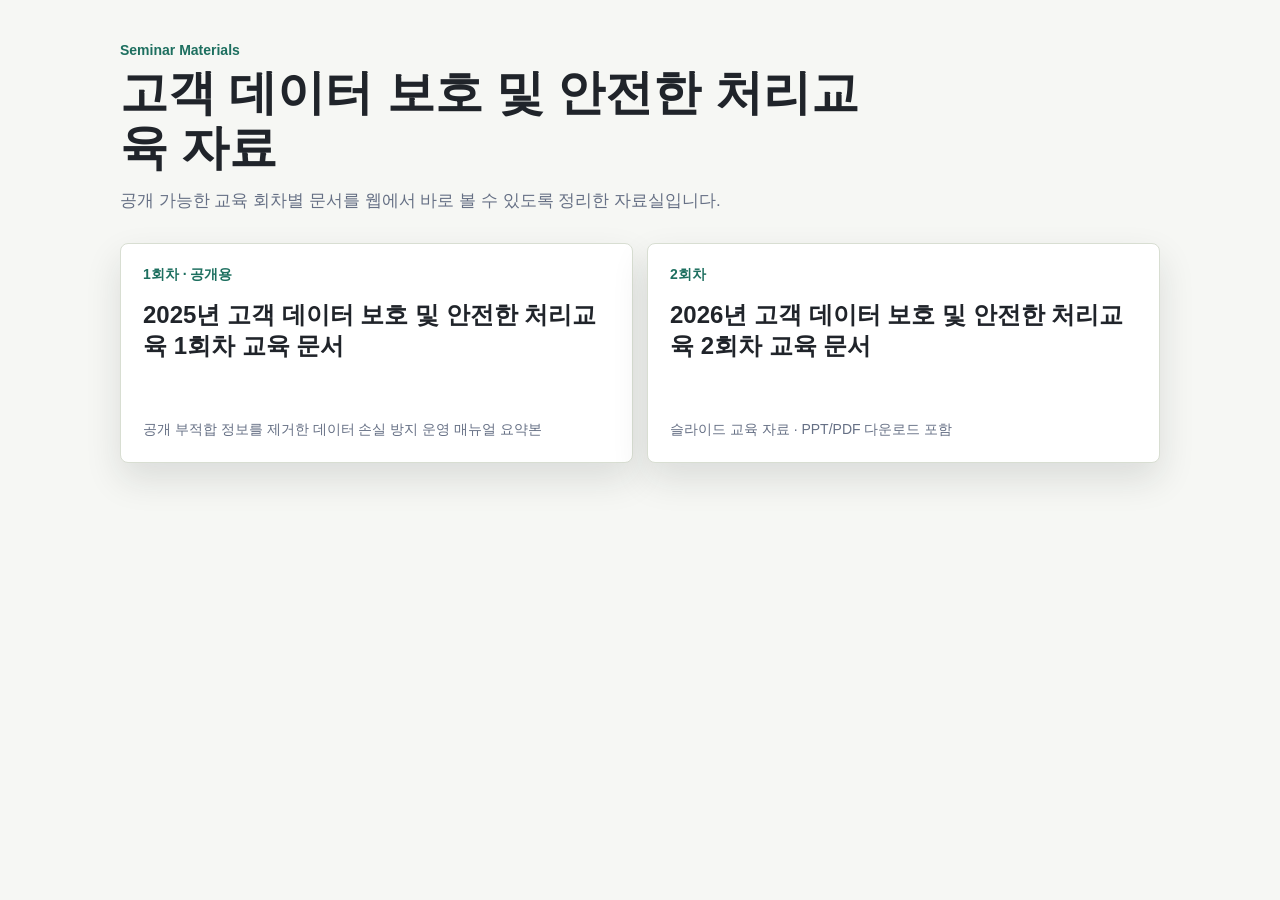
<file: index.html>
<!doctype html>
<html lang="ko">
<head>
  <meta charset="utf-8">
  <meta name="viewport" content="width=device-width, initial-scale=1">
  <title>고객 데이터 보호 및 안전한 처리교육 자료</title>
  <style>
    :root {
      color-scheme: light;
      --bg: #f6f7f4;
      --ink: #20242a;
      --muted: #667085;
      --line: #d8ded2;
      --accent: #1d6f5f;
      --paper: #ffffff;
      --shadow: 0 16px 36px rgba(22, 35, 35, 0.12);
    }

    * {
      box-sizing: border-box;
    }

    body {
      margin: 0;
      min-height: 100vh;
      color: var(--ink);
      background: var(--bg);
      font-family: Arial, "Malgun Gothic", sans-serif;
    }

    main {
      width: min(1040px, calc(100% - 32px));
      margin: 0 auto;
      padding: 42px 0;
    }

    .eyebrow {
      margin: 0 0 8px;
      color: var(--accent);
      font-size: 14px;
      font-weight: 700;
    }

    h1 {
      max-width: 760px;
      margin: 0 0 12px;
      font-size: clamp(28px, 5vw, 48px);
      line-height: 1.14;
      letter-spacing: 0;
    }

    .intro {
      max-width: 760px;
      margin: 0 0 28px;
      color: var(--muted);
      font-size: 17px;
      line-height: 1.65;
    }

    .materials {
      display: grid;
      grid-template-columns: repeat(auto-fit, minmax(280px, 1fr));
      gap: 14px;
    }

    .material {
      display: flex;
      flex-direction: column;
      min-height: 220px;
      padding: 22px;
      border: 1px solid var(--line);
      border-radius: 8px;
      color: inherit;
      background: var(--paper);
      box-shadow: var(--shadow);
      text-decoration: none;
    }

    .material:hover,
    .material:focus-visible {
      border-color: var(--accent);
    }

    .session {
      margin: 0 0 16px;
      color: var(--accent);
      font-size: 14px;
      font-weight: 700;
    }

    h2 {
      margin: 0;
      font-size: 24px;
      line-height: 1.28;
      letter-spacing: 0;
    }

    .meta {
      margin: auto 0 0;
      color: var(--muted);
      font-size: 14px;
      line-height: 1.5;
    }
  </style>
</head>
<body>
  <main>
    <p class="eyebrow">Seminar Materials</p>
    <h1>고객 데이터 보호 및 안전한 처리교육 자료</h1>
    <p class="intro">공개 가능한 교육 회차별 문서를 웹에서 바로 볼 수 있도록 정리한 자료실입니다.</p>

    <section class="materials" aria-label="교육 자료 목록">
      <a class="material" href="./2025-customer-data-protection-session-1/">
        <p class="session">1회차 · 공개용</p>
        <h2>2025년 고객 데이터 보호 및 안전한 처리교육 1회차 교육 문서</h2>
        <p class="meta">공개 부적합 정보를 제거한 데이터 손실 방지 운영 매뉴얼 요약본</p>
      </a>

      <a class="material" href="./2026-customer-data-protection-session-2/">
        <p class="session">2회차</p>
        <h2>2026년 고객 데이터 보호 및 안전한 처리교육 2회차 교육 문서</h2>
        <p class="meta">슬라이드 교육 자료 · PPT/PDF 다운로드 포함</p>
      </a>
    </section>
  </main>
</body>
</html>
</file>
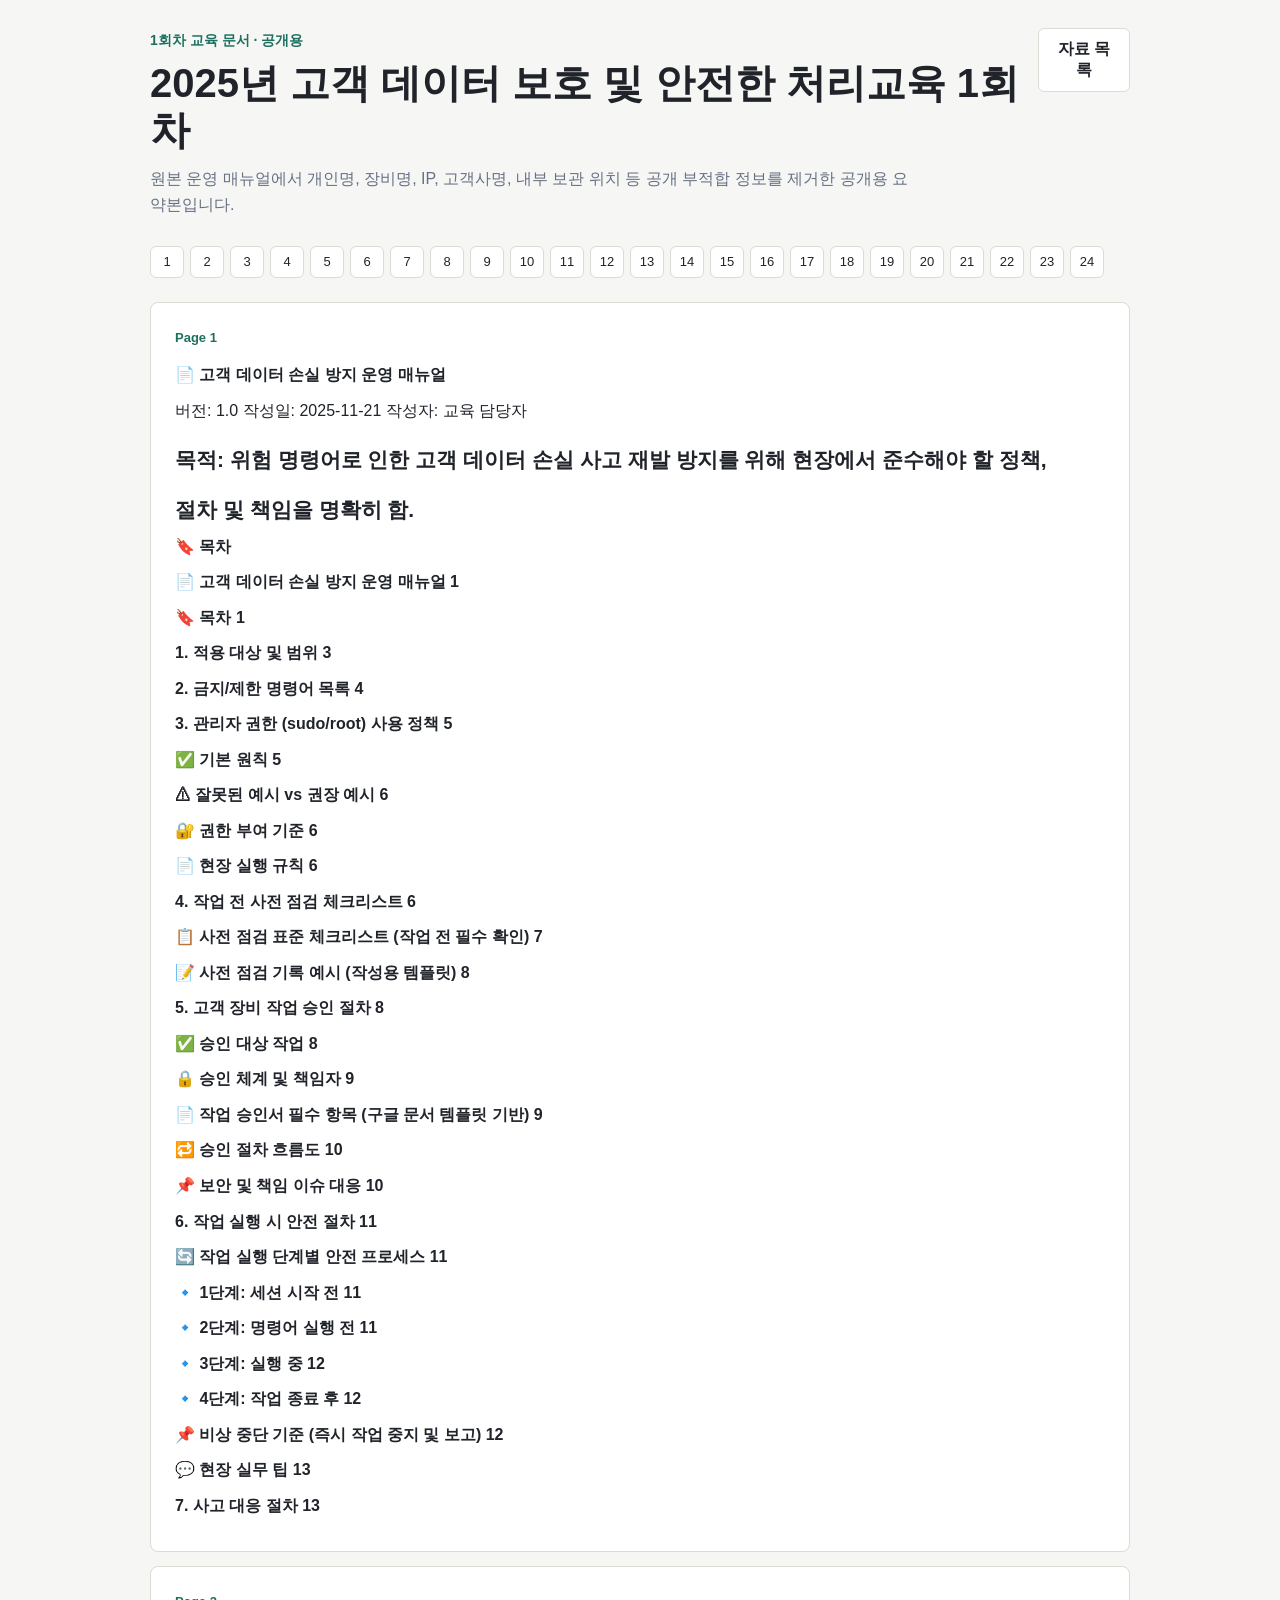
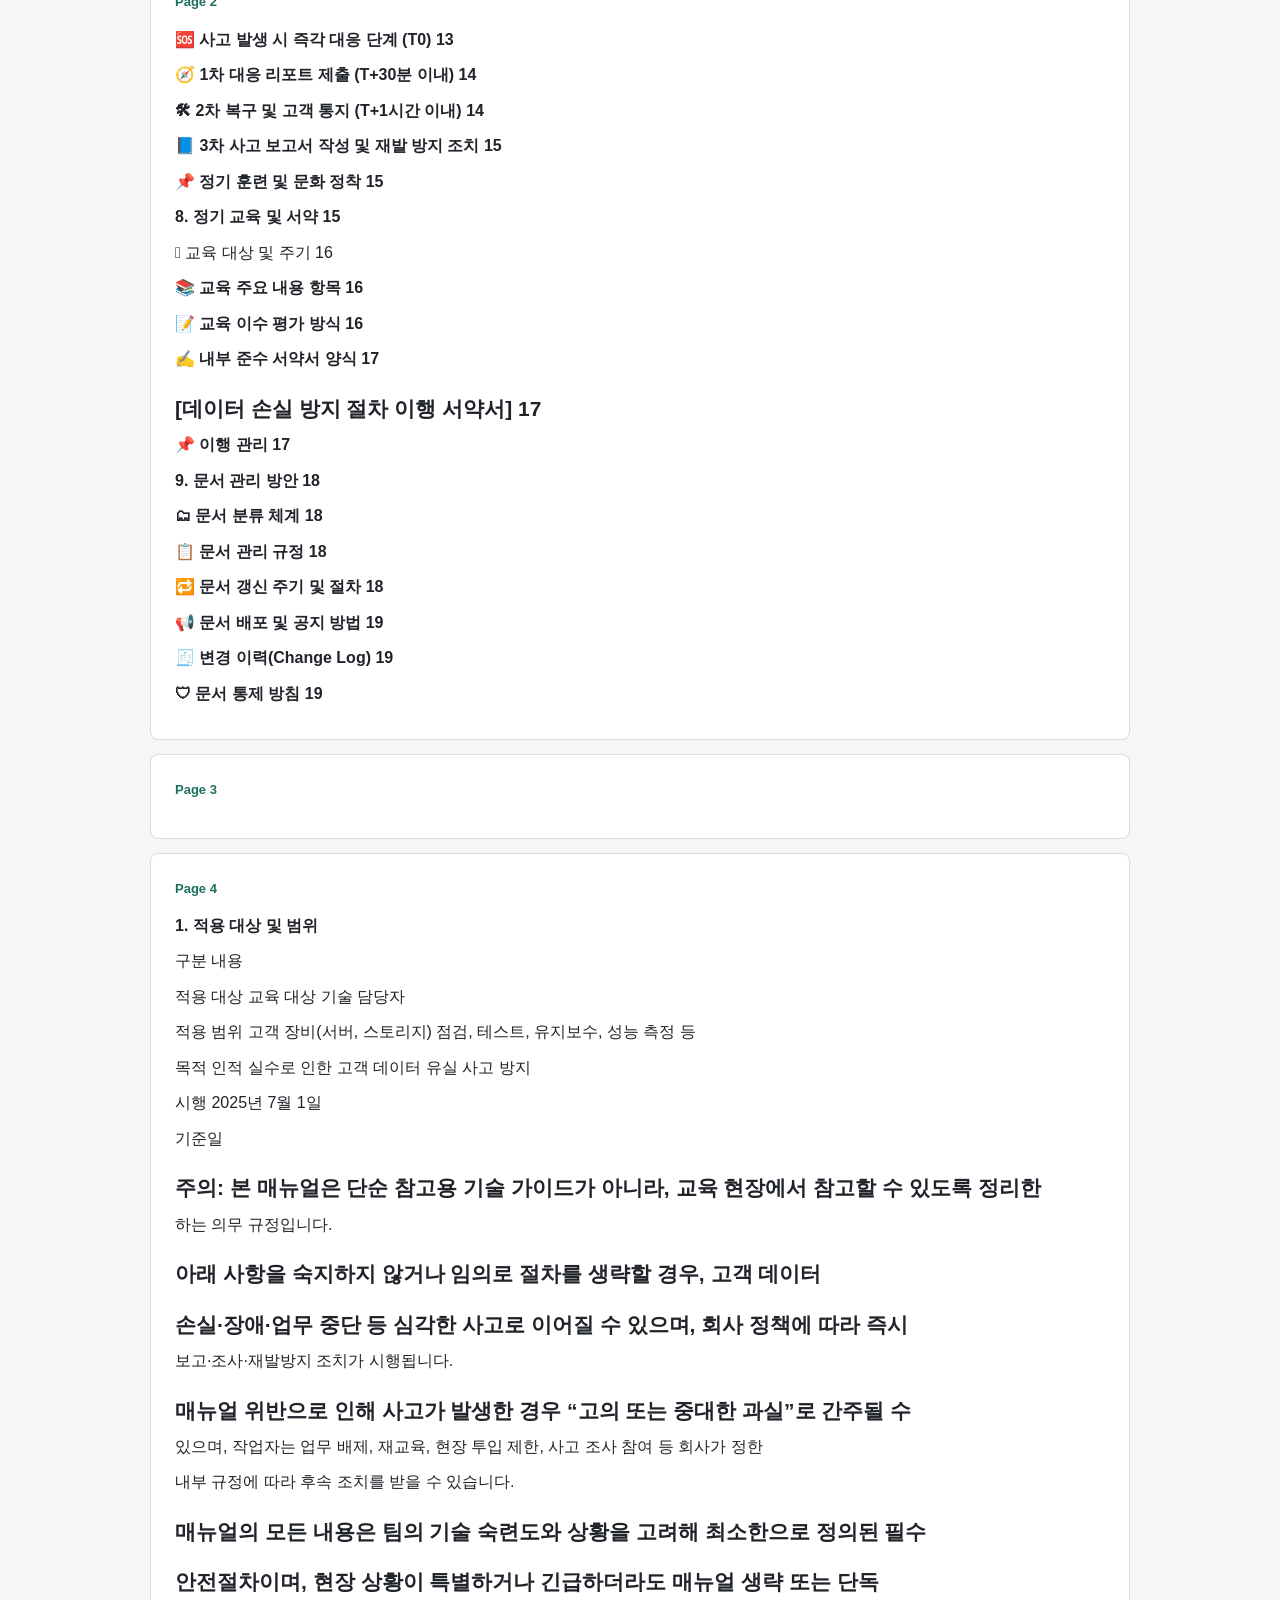
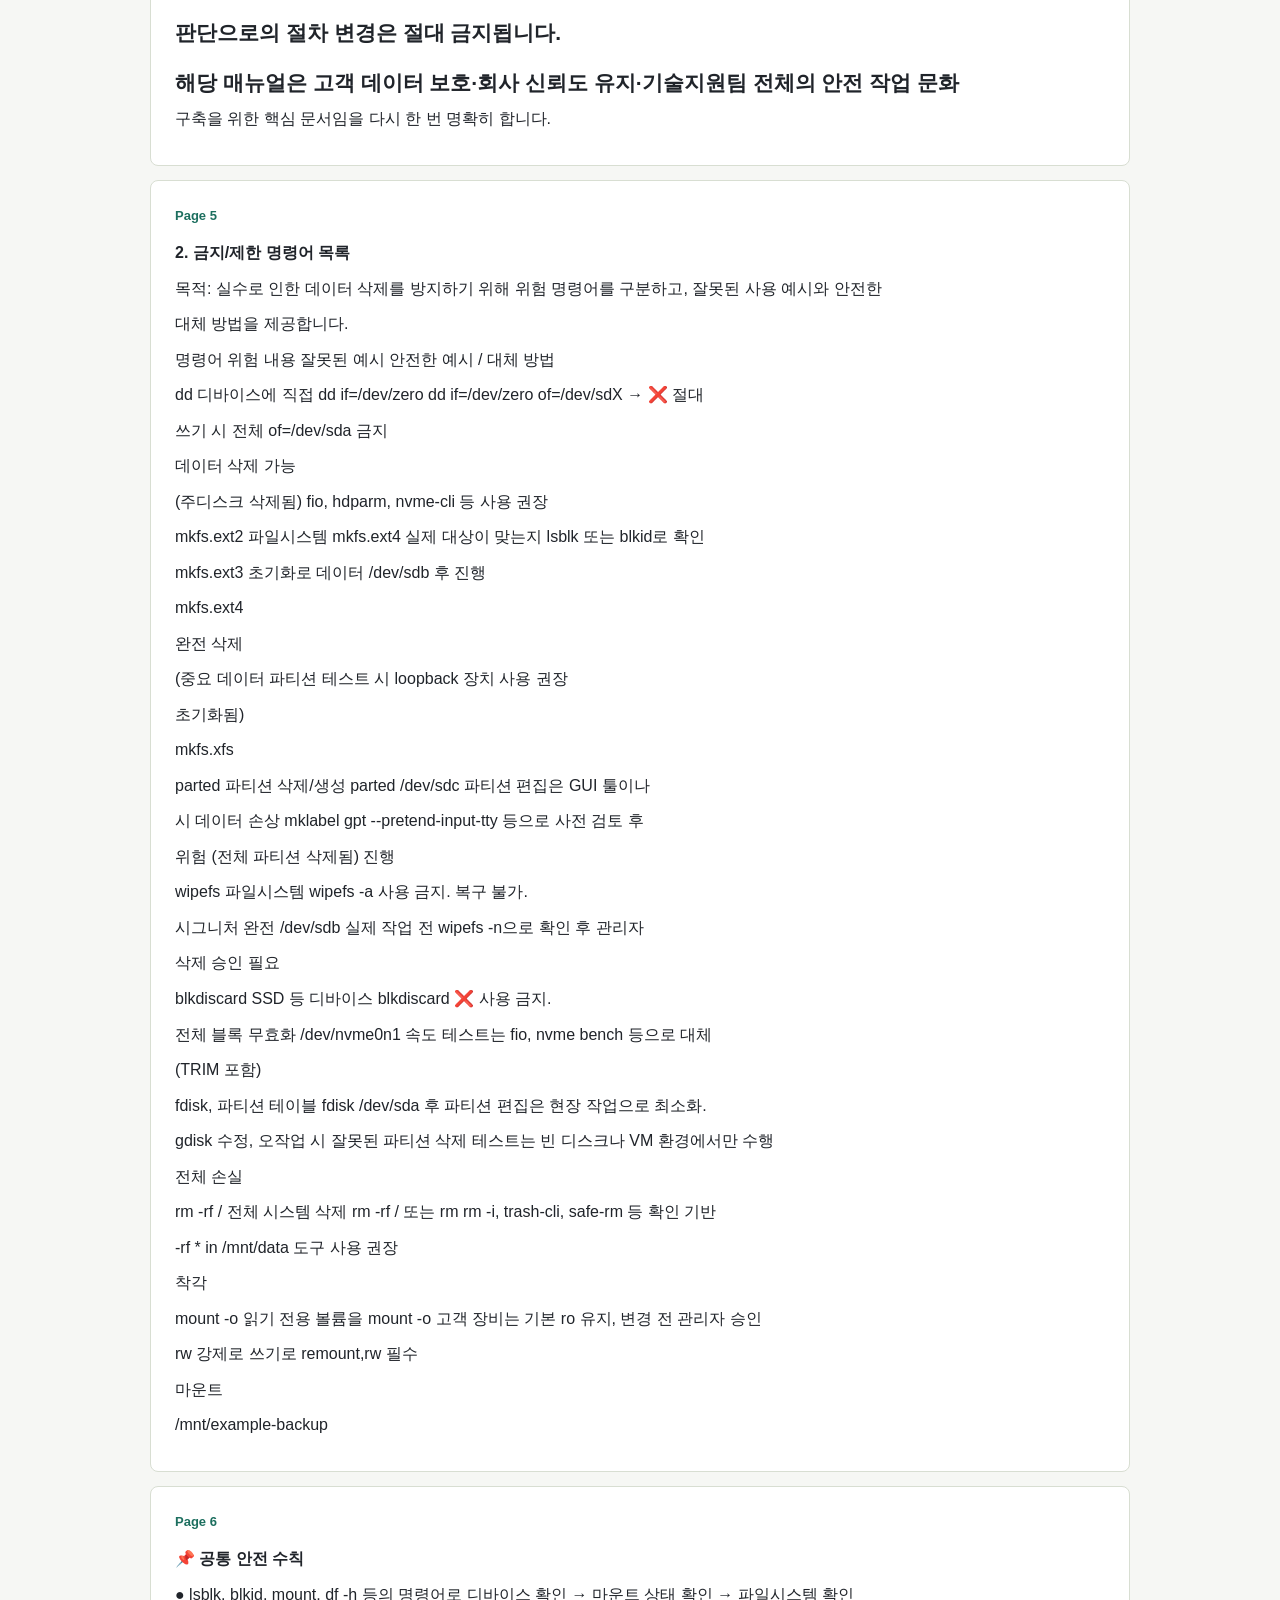
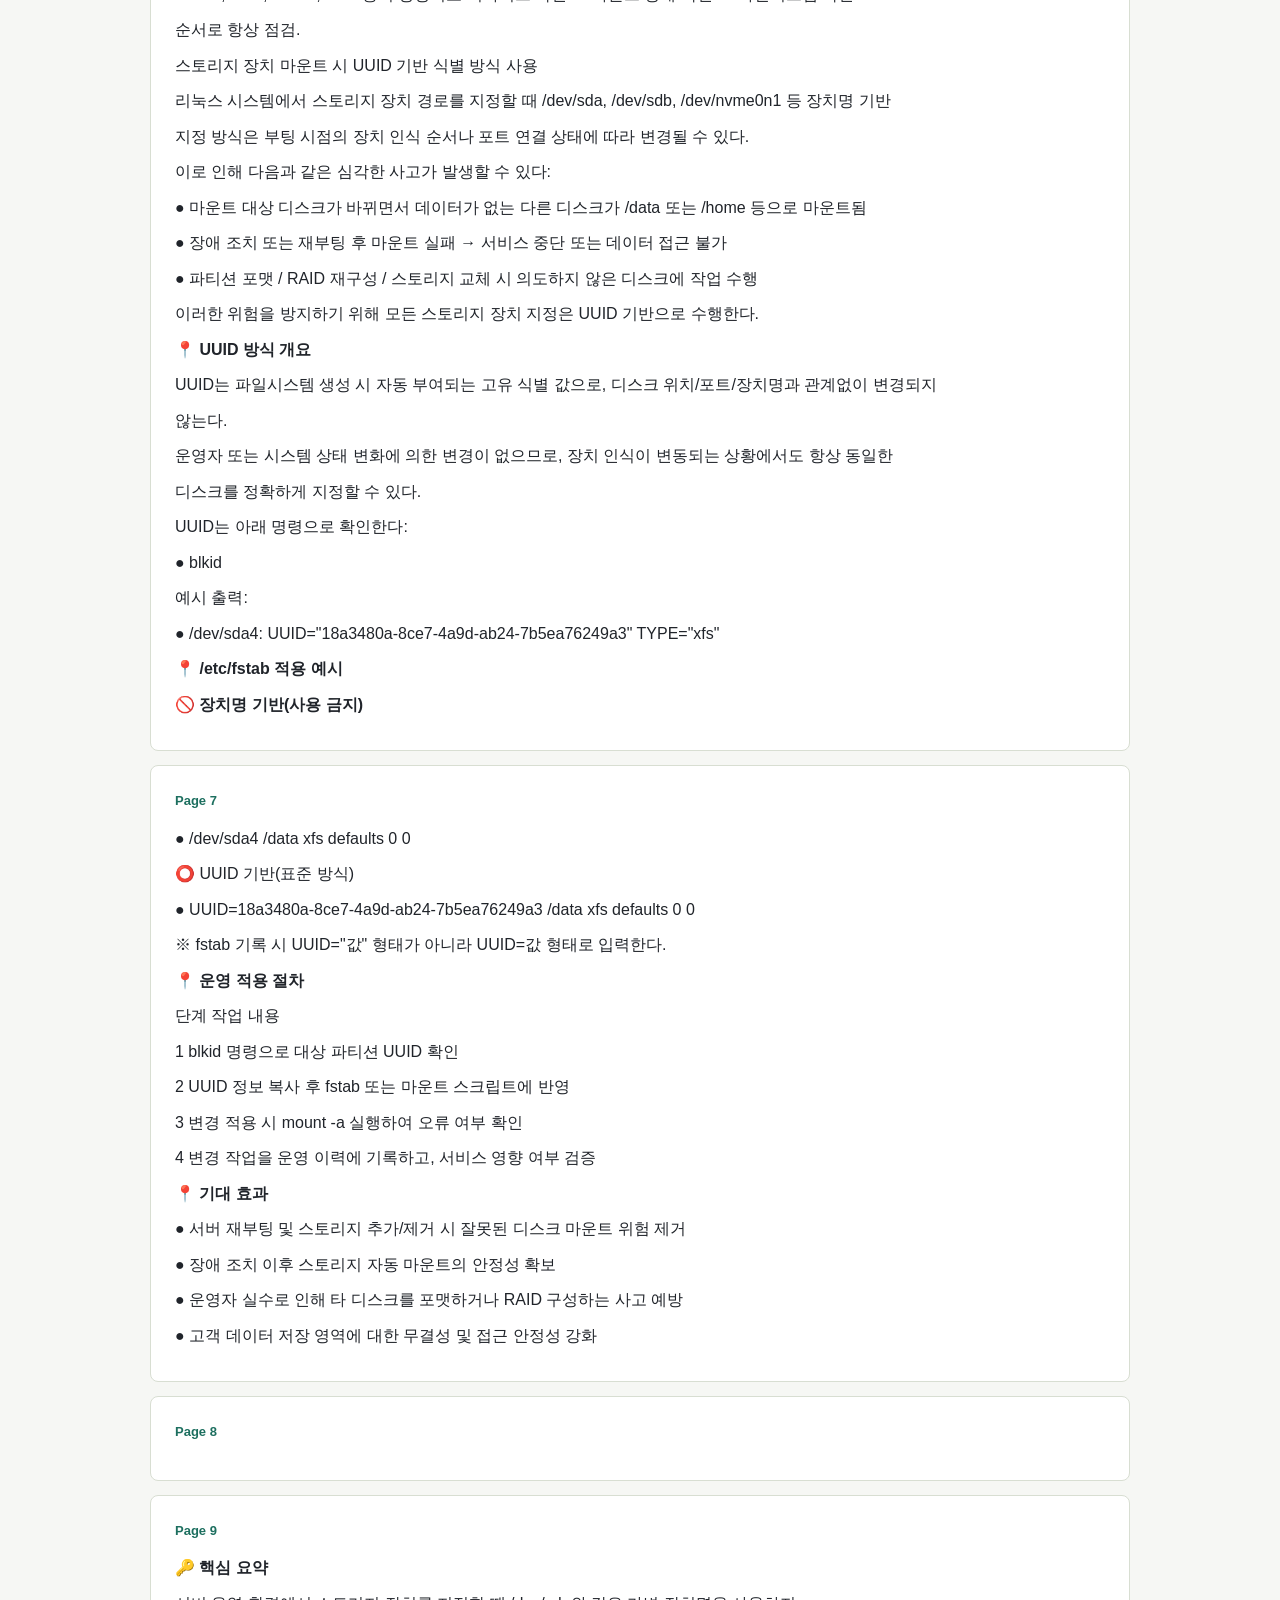
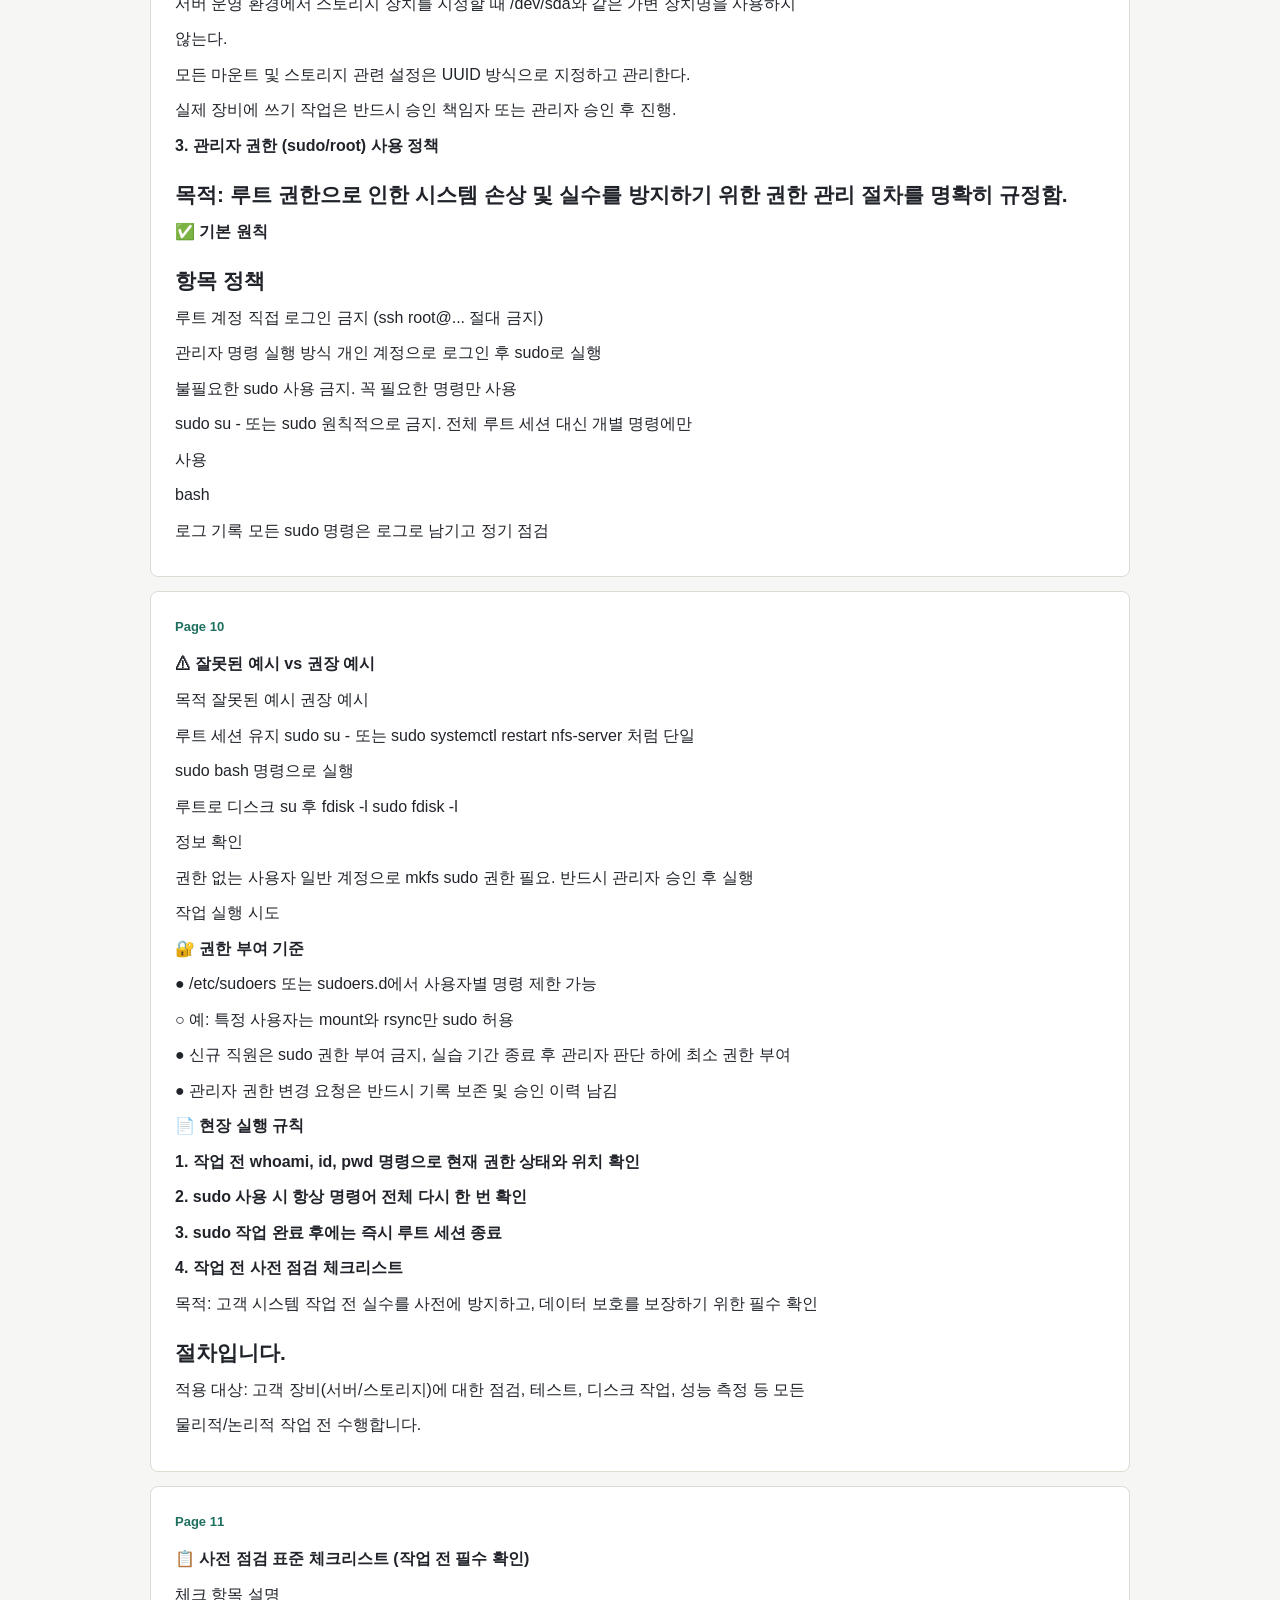
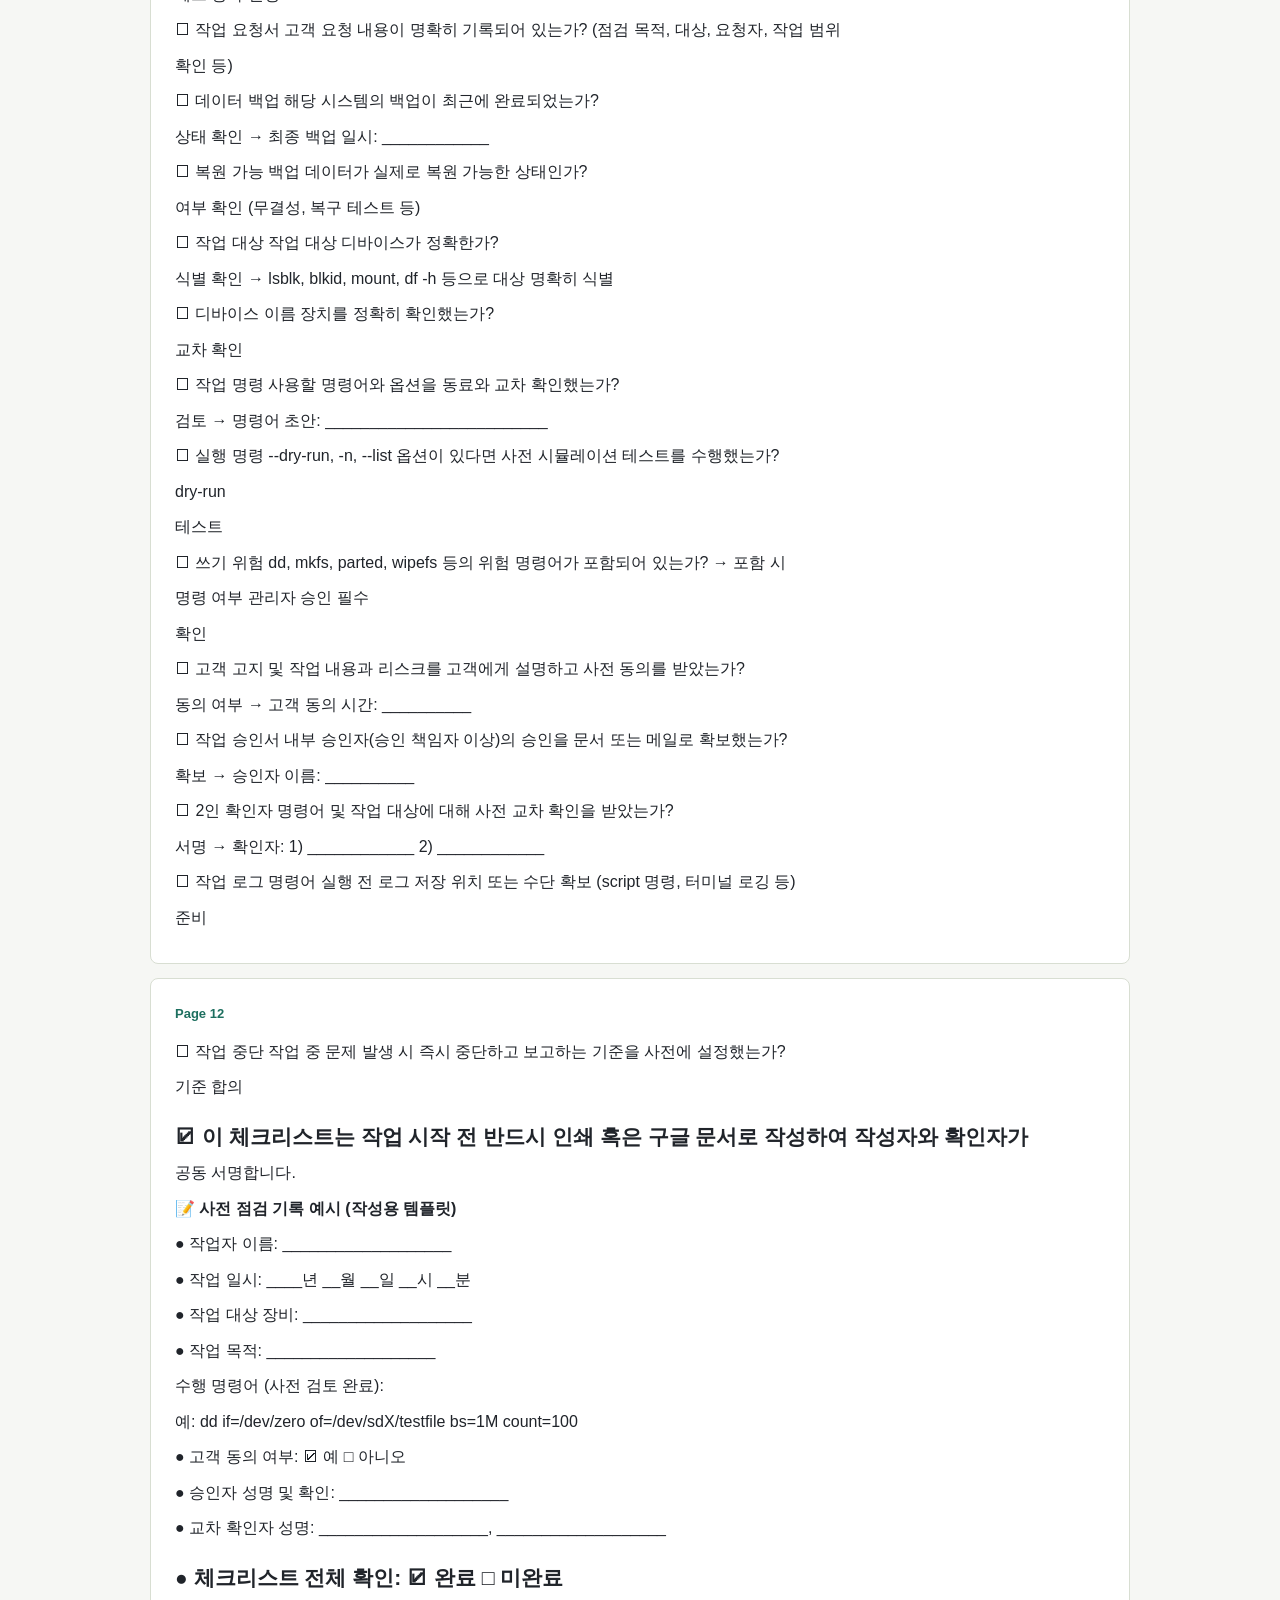
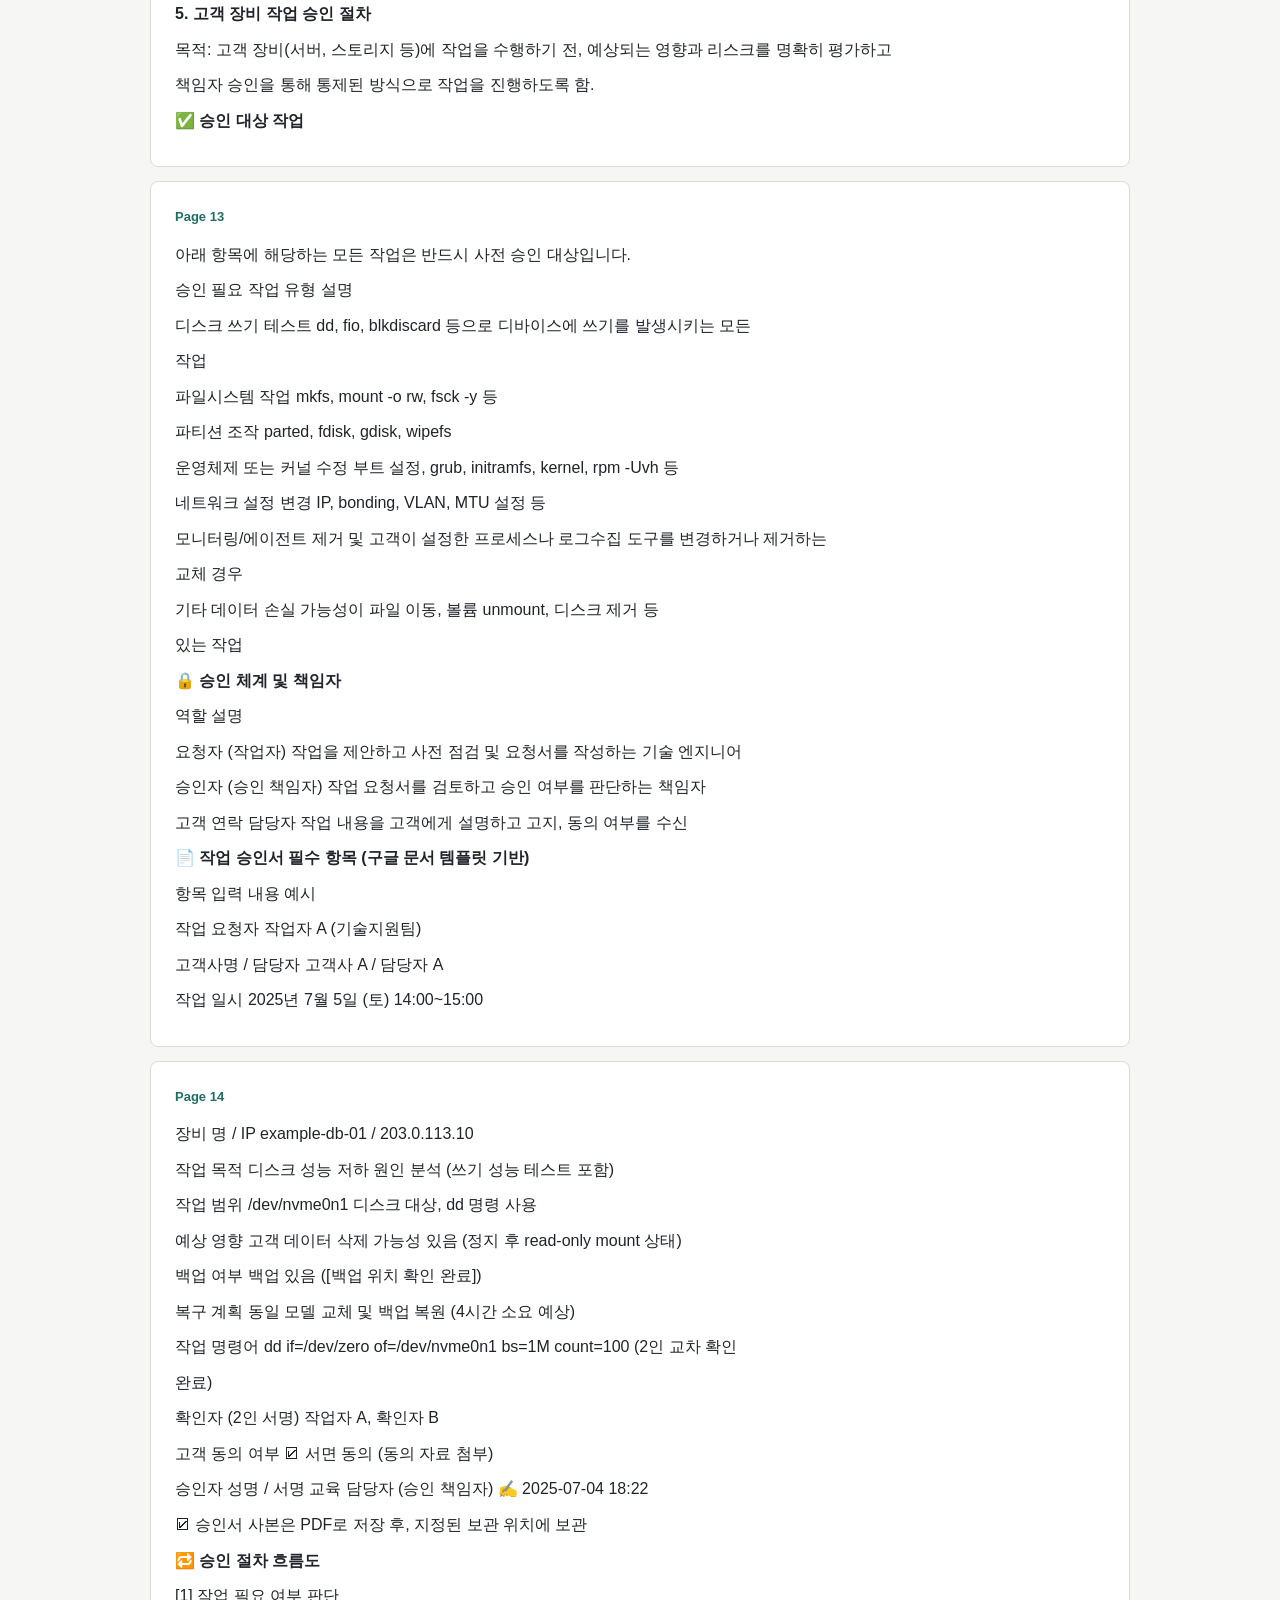
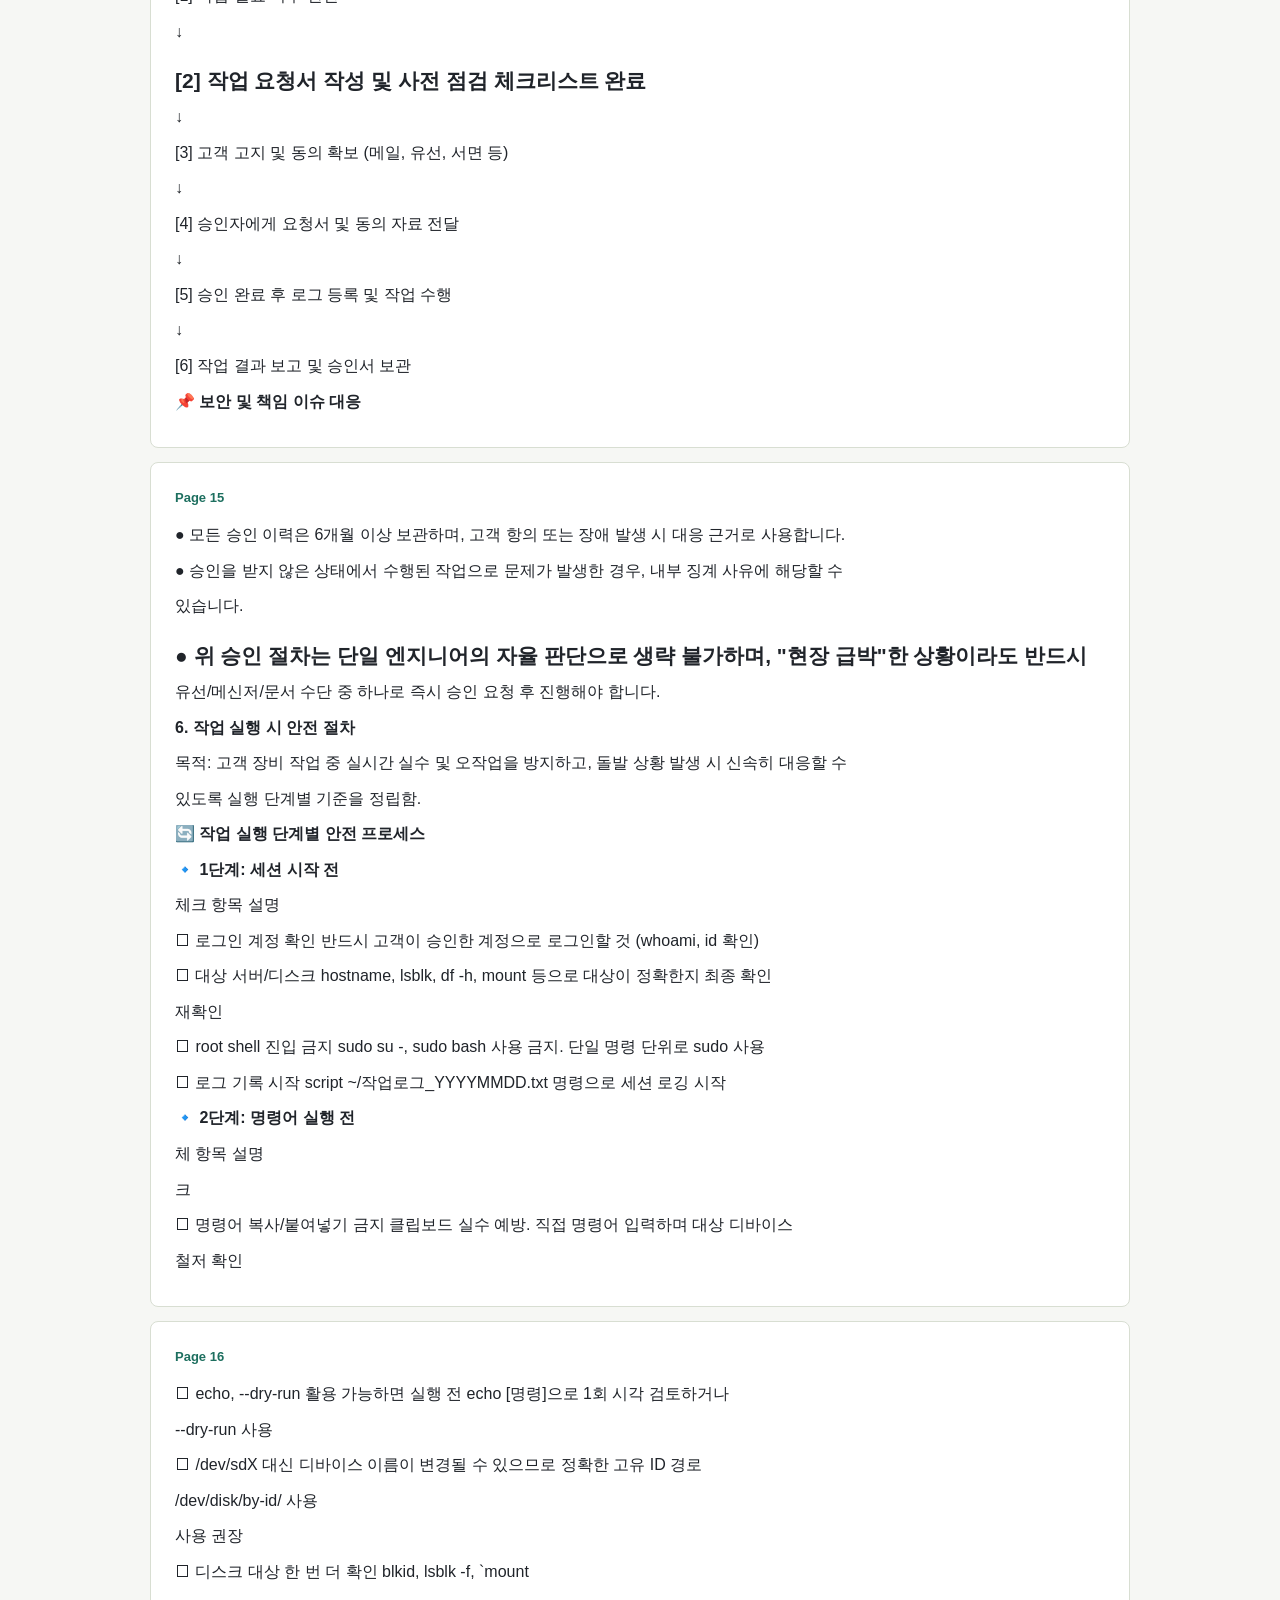
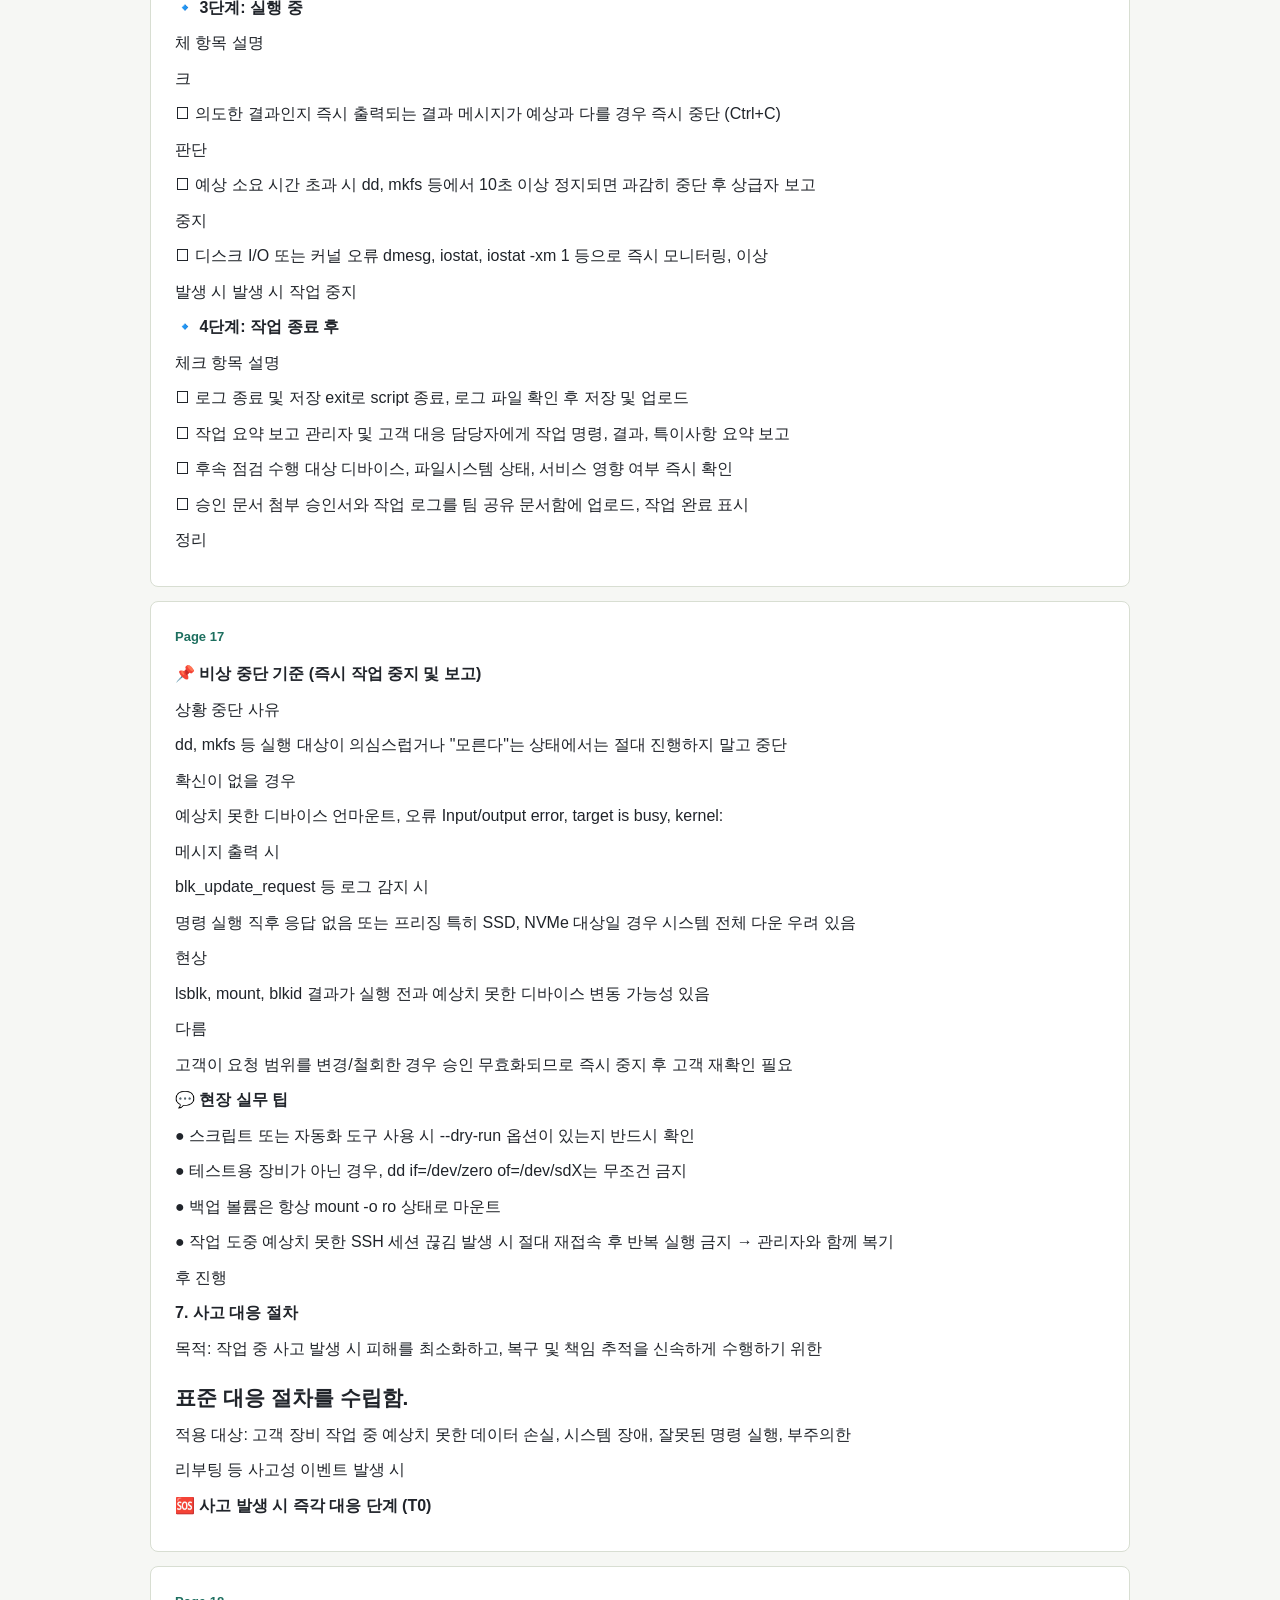
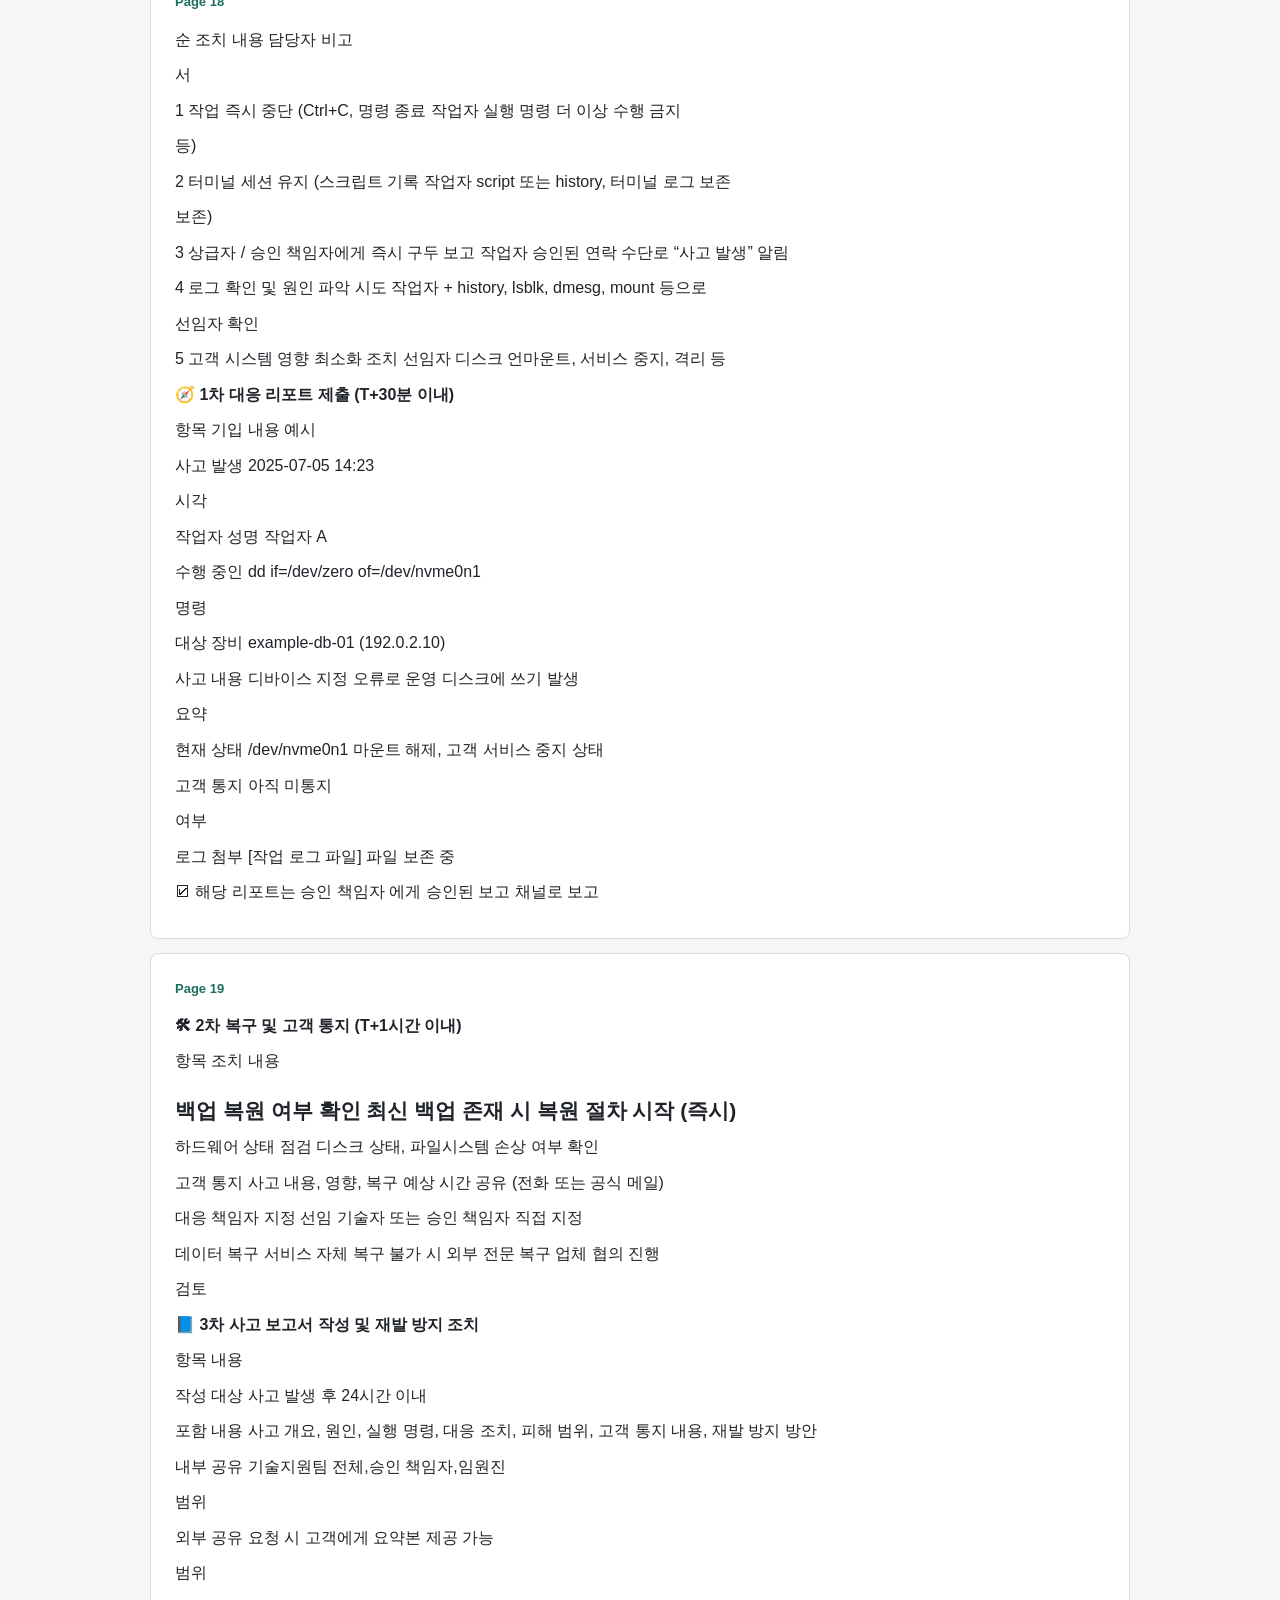
<file: 2025-customer-data-protection-session-1/index.html>
<!doctype html>
<html lang="ko">
<head>
  <meta charset="utf-8">
  <meta name="viewport" content="width=device-width, initial-scale=1">
  <title>2025년 고객 데이터 보호 및 안전한 처리교육 1회차 교육 문서</title>
  <link rel="stylesheet" href="styles.css">
</head>
<body>
  <header class="topbar">
    <div>
      <p class="eyebrow">1회차 교육 문서 · 공개용</p>
      <h1>2025년 고객 데이터 보호 및 안전한 처리교육 1회차</h1>
      <p class="summary">원본 운영 매뉴얼에서 개인명, 장비명, IP, 고객사명, 내부 보관 위치 등 공개 부적합 정보를 제거한 공개용 요약본입니다.</p>
    </div>
    <a class="back" href="../">자료 목록</a>
  </header>
  <main>
    <nav class="toc" aria-label="문서 페이지 이동"><a href="#page-1">1</a><a href="#page-2">2</a><a href="#page-3">3</a><a href="#page-4">4</a><a href="#page-5">5</a><a href="#page-6">6</a><a href="#page-7">7</a><a href="#page-8">8</a><a href="#page-9">9</a><a href="#page-10">10</a><a href="#page-11">11</a><a href="#page-12">12</a><a href="#page-13">13</a><a href="#page-14">14</a><a href="#page-15">15</a><a href="#page-16">16</a><a href="#page-17">17</a><a href="#page-18">18</a><a href="#page-19">19</a><a href="#page-20">20</a><a href="#page-21">21</a><a href="#page-22">22</a><a href="#page-23">23</a><a href="#page-24">24</a></nav>
    <article><section class="page" id="page-1"><p class="page-label">Page 1</p><p class="section-line">📄 고객 데이터 손실 방지 운영 매뉴얼</p><p>버전: 1.0 작성일: 2025-11-21 작성자: 교육 담당자</p><h2>목적: 위험 명령어로 인한 고객 데이터 손실 사고 재발 방지를 위해 현장에서 준수해야 할 정책,</h2><h2>절차 및 책임을 명확히 함.</h2><p class="section-line">🔖 목차</p><p class="section-line">📄 고객 데이터 손실 방지 운영 매뉴얼 1</p><p class="section-line">🔖 목차 1</p><p class="section-line">1. 적용 대상 및 범위 3</p><p class="section-line">2. 금지/제한 명령어 목록 4</p><p class="section-line">3. 관리자 권한 (sudo/root) 사용 정책 5</p><p class="section-line">✅ 기본 원칙 5</p><p class="section-line">⚠ 잘못된 예시 vs 권장 예시 6</p><p class="section-line">🔐 권한 부여 기준 6</p><p class="section-line">📄 현장 실행 규칙 6</p><p class="section-line">4. 작업 전 사전 점검 체크리스트 6</p><p class="section-line">📋 사전 점검 표준 체크리스트 (작업 전 필수 확인) 7</p><p class="section-line">📝 사전 점검 기록 예시 (작성용 템플릿) 8</p><p class="section-line">5. 고객 장비 작업 승인 절차 8</p><p class="section-line">✅ 승인 대상 작업 8</p><p class="section-line">🔒 승인 체계 및 책임자 9</p><p class="section-line">📄 작업 승인서 필수 항목 (구글 문서 템플릿 기반) 9</p><p class="section-line">🔁 승인 절차 흐름도 10</p><p class="section-line">📌 보안 및 책임 이슈 대응 10</p><p class="section-line">6. 작업 실행 시 안전 절차 11</p><p class="section-line">🔄 작업 실행 단계별 안전 프로세스 11</p><p class="section-line">🔹 1단계: 세션 시작 전 11</p><p class="section-line">🔹 2단계: 명령어 실행 전 11</p><p class="section-line">🔹 3단계: 실행 중 12</p><p class="section-line">🔹 4단계: 작업 종료 후 12</p><p class="section-line">📌 비상 중단 기준 (즉시 작업 중지 및 보고) 12</p><p class="section-line">💬 현장 실무 팁 13</p><p class="section-line">7. 사고 대응 절차 13</p></section>
<section class="page" id="page-2"><p class="page-label">Page 2</p><p class="section-line">🆘 사고 발생 시 즉각 대응 단계 (T0) 13</p><p class="section-line">🧭 1차 대응 리포트 제출 (T+30분 이내) 14</p><p class="section-line">🛠 2차 복구 및 고객 통지 (T+1시간 이내) 14</p><p class="section-line">📘 3차 사고 보고서 작성 및 재발 방지 조치 15</p><p class="section-line">📌 정기 훈련 및 문화 정착 15</p><p class="section-line">8. 정기 교육 및 서약 15</p><p>󰳓 교육 대상 및 주기 16</p><p class="section-line">📚 교육 주요 내용 항목 16</p><p class="section-line">📝 교육 이수 평가 방식 16</p><p class="section-line">✍ 내부 준수 서약서 양식 17</p><h2>[데이터 손실 방지 절차 이행 서약서] 17</h2><p class="section-line">📌 이행 관리 17</p><p class="section-line">9. 문서 관리 방안 18</p><p class="section-line">🗂 문서 분류 체계 18</p><p class="section-line">📋 문서 관리 규정 18</p><p class="section-line">🔁 문서 갱신 주기 및 절차 18</p><p class="section-line">📢 문서 배포 및 공지 방법 19</p><p class="section-line">🧾 변경 이력(Change Log) 19</p><p class="section-line">🛡 문서 통제 방침 19</p></section>
<section class="page" id="page-3"><p class="page-label">Page 3</p></section>
<section class="page" id="page-4"><p class="page-label">Page 4</p><p class="section-line">1. 적용 대상 및 범위</p><p>구분 내용</p><p>적용 대상 교육 대상 기술 담당자</p><p>적용 범위 고객 장비(서버, 스토리지) 점검, 테스트, 유지보수, 성능 측정 등</p><p>목적 인적 실수로 인한 고객 데이터 유실 사고 방지</p><p>시행 2025년 7월 1일</p><p>기준일</p><h2>주의: 본 매뉴얼은 단순 참고용 기술 가이드가 아니라, 교육 현장에서 참고할 수 있도록 정리한</h2><p>하는 의무 규정입니다.</p><h2>아래 사항을 숙지하지 않거나 임의로 절차를 생략할 경우, 고객 데이터</h2><h2>손실·장애·업무 중단 등 심각한 사고로 이어질 수 있으며, 회사 정책에 따라 즉시</h2><p>보고·조사·재발방지 조치가 시행됩니다.</p><h2>매뉴얼 위반으로 인해 사고가 발생한 경우 “고의 또는 중대한 과실”로 간주될 수</h2><p>있으며, 작업자는 업무 배제, 재교육, 현장 투입 제한, 사고 조사 참여 등 회사가 정한</p><p>내부 규정에 따라 후속 조치를 받을 수 있습니다.</p><h2>매뉴얼의 모든 내용은 팀의 기술 숙련도와 상황을 고려해 최소한으로 정의된 필수</h2><h2>안전절차이며, 현장 상황이 특별하거나 긴급하더라도 매뉴얼 생략 또는 단독</h2><h2>판단으로의 절차 변경은 절대 금지됩니다.</h2><h2>해당 매뉴얼은 고객 데이터 보호·회사 신뢰도 유지·기술지원팀 전체의 안전 작업 문화</h2><p>구축을 위한 핵심 문서임을 다시 한 번 명확히 합니다.</p></section>
<section class="page" id="page-5"><p class="page-label">Page 5</p><p class="section-line">2. 금지/제한 명령어 목록</p><p>목적: 실수로 인한 데이터 삭제를 방지하기 위해 위험 명령어를 구분하고, 잘못된 사용 예시와 안전한</p><p>대체 방법을 제공합니다.</p><p>명령어 위험 내용 잘못된 예시 안전한 예시 / 대체 방법</p><p>dd 디바이스에 직접 dd if=/dev/zero dd if=/dev/zero of=/dev/sdX → ❌ 절대</p><p>쓰기 시 전체 of=/dev/sda 금지</p><p>데이터 삭제 가능</p><p>(주디스크 삭제됨) fio, hdparm, nvme-cli 등 사용 권장</p><p>mkfs.ext2 파일시스템 mkfs.ext4 실제 대상이 맞는지 lsblk 또는 blkid로 확인</p><p>mkfs.ext3 초기화로 데이터 /dev/sdb 후 진행</p><p>mkfs.ext4</p><p>완전 삭제</p><p>(중요 데이터 파티션 테스트 시 loopback 장치 사용 권장</p><p>초기화됨)</p><p>mkfs.xfs</p><p>parted 파티션 삭제/생성 parted /dev/sdc 파티션 편집은 GUI 툴이나</p><p>시 데이터 손상 mklabel gpt --pretend-input-tty 등으로 사전 검토 후</p><p>위험 (전체 파티션 삭제됨) 진행</p><p>wipefs 파일시스템 wipefs -a 사용 금지. 복구 불가.</p><p>시그니처 완전 /dev/sdb 실제 작업 전 wipefs -n으로 확인 후 관리자</p><p>삭제 승인 필요</p><p>blkdiscard SSD 등 디바이스 blkdiscard ❌ 사용 금지.</p><p>전체 블록 무효화 /dev/nvme0n1 속도 테스트는 fio, nvme bench 등으로 대체</p><p>(TRIM 포함)</p><p>fdisk, 파티션 테이블 fdisk /dev/sda 후 파티션 편집은 현장 작업으로 최소화.</p><p>gdisk 수정, 오작업 시 잘못된 파티션 삭제 테스트는 빈 디스크나 VM 환경에서만 수행</p><p>전체 손실</p><p>rm -rf / 전체 시스템 삭제 rm -rf / 또는 rm rm -i, trash-cli, safe-rm 등 확인 기반</p><p>-rf * in /mnt/data 도구 사용 권장</p><p>착각</p><p>mount -o 읽기 전용 볼륨을 mount -o 고객 장비는 기본 ro 유지, 변경 전 관리자 승인</p><p>rw 강제로 쓰기로 remount,rw 필수</p><p>마운트</p><p>/mnt/example-backup</p></section>
<section class="page" id="page-6"><p class="page-label">Page 6</p><p class="section-line">📌 공통 안전 수칙</p><p>● lsblk, blkid, mount, df -h 등의 명령어로 디바이스 확인 → 마운트 상태 확인 → 파일시스템 확인</p><p>순서로 항상 점검.</p><p>스토리지 장치 마운트 시 UUID 기반 식별 방식 사용</p><p>리눅스 시스템에서 스토리지 장치 경로를 지정할 때 /dev/sda, /dev/sdb, /dev/nvme0n1 등 장치명 기반</p><p>지정 방식은 부팅 시점의 장치 인식 순서나 포트 연결 상태에 따라 변경될 수 있다.</p><p>이로 인해 다음과 같은 심각한 사고가 발생할 수 있다:</p><p>● 마운트 대상 디스크가 바뀌면서 데이터가 없는 다른 디스크가 /data 또는 /home 등으로 마운트됨</p><p>● 장애 조치 또는 재부팅 후 마운트 실패 → 서비스 중단 또는 데이터 접근 불가</p><p>● 파티션 포맷 / RAID 재구성 / 스토리지 교체 시 의도하지 않은 디스크에 작업 수행</p><p>이러한 위험을 방지하기 위해 모든 스토리지 장치 지정은 UUID 기반으로 수행한다.</p><p class="section-line">📍 UUID 방식 개요</p><p>UUID는 파일시스템 생성 시 자동 부여되는 고유 식별 값으로, 디스크 위치/포트/장치명과 관계없이 변경되지</p><p>않는다.</p><p>운영자 또는 시스템 상태 변화에 의한 변경이 없으므로, 장치 인식이 변동되는 상황에서도 항상 동일한</p><p>디스크를 정확하게 지정할 수 있다.</p><p>UUID는 아래 명령으로 확인한다:</p><p>● blkid</p><p>예시 출력:</p><p>● /dev/sda4: UUID=&quot;18a3480a-8ce7-4a9d-ab24-7b5ea76249a3&quot; TYPE=&quot;xfs&quot;</p><p class="section-line">📍 /etc/fstab 적용 예시</p><p class="section-line">🚫 장치명 기반(사용 금지)</p></section>
<section class="page" id="page-7"><p class="page-label">Page 7</p><p>● /dev/sda4 /data xfs defaults 0 0</p><p>⭕ UUID 기반(표준 방식)</p><p>● UUID=18a3480a-8ce7-4a9d-ab24-7b5ea76249a3 /data xfs defaults 0 0</p><p>※ fstab 기록 시 UUID=&quot;값&quot; 형태가 아니라 UUID=값 형태로 입력한다.</p><p class="section-line">📍 운영 적용 절차</p><p>단계 작업 내용</p><p>1 blkid 명령으로 대상 파티션 UUID 확인</p><p>2 UUID 정보 복사 후 fstab 또는 마운트 스크립트에 반영</p><p>3 변경 적용 시 mount -a 실행하여 오류 여부 확인</p><p>4 변경 작업을 운영 이력에 기록하고, 서비스 영향 여부 검증</p><p class="section-line">📍 기대 효과</p><p>● 서버 재부팅 및 스토리지 추가/제거 시 잘못된 디스크 마운트 위험 제거</p><p>● 장애 조치 이후 스토리지 자동 마운트의 안정성 확보</p><p>● 운영자 실수로 인해 타 디스크를 포맷하거나 RAID 구성하는 사고 예방</p><p>● 고객 데이터 저장 영역에 대한 무결성 및 접근 안정성 강화</p></section>
<section class="page" id="page-8"><p class="page-label">Page 8</p></section>
<section class="page" id="page-9"><p class="page-label">Page 9</p><p class="section-line">🔑 핵심 요약</p><p>서버 운영 환경에서 스토리지 장치를 지정할 때 /dev/sda와 같은 가변 장치명을 사용하지</p><p>않는다.</p><p>모든 마운트 및 스토리지 관련 설정은 UUID 방식으로 지정하고 관리한다.</p><p>실제 장비에 쓰기 작업은 반드시 승인 책임자 또는 관리자 승인 후 진행.</p><p class="section-line">3. 관리자 권한 (sudo/root) 사용 정책</p><h2>목적: 루트 권한으로 인한 시스템 손상 및 실수를 방지하기 위한 권한 관리 절차를 명확히 규정함.</h2><p class="section-line">✅ 기본 원칙</p><h2>항목 정책</h2><p>루트 계정 직접 로그인 금지 (ssh root@... 절대 금지)</p><p>관리자 명령 실행 방식 개인 계정으로 로그인 후 sudo로 실행</p><p>불필요한 sudo 사용 금지. 꼭 필요한 명령만 사용</p><p>sudo su - 또는 sudo 원칙적으로 금지. 전체 루트 세션 대신 개별 명령에만</p><p>사용</p><p>bash</p><p>로그 기록 모든 sudo 명령은 로그로 남기고 정기 점검</p></section>
<section class="page" id="page-10"><p class="page-label">Page 10</p><p class="section-line">⚠ 잘못된 예시 vs 권장 예시</p><p>목적 잘못된 예시 권장 예시</p><p>루트 세션 유지 sudo su - 또는 sudo systemctl restart nfs-server 처럼 단일</p><p>sudo bash 명령으로 실행</p><p>루트로 디스크 su 후 fdisk -l sudo fdisk -l</p><p>정보 확인</p><p>권한 없는 사용자 일반 계정으로 mkfs sudo 권한 필요. 반드시 관리자 승인 후 실행</p><p>작업 실행 시도</p><p class="section-line">🔐 권한 부여 기준</p><p>● /etc/sudoers 또는 sudoers.d에서 사용자별 명령 제한 가능</p><p>○ 예: 특정 사용자는 mount와 rsync만 sudo 허용</p><p>● 신규 직원은 sudo 권한 부여 금지, 실습 기간 종료 후 관리자 판단 하에 최소 권한 부여</p><p>● 관리자 권한 변경 요청은 반드시 기록 보존 및 승인 이력 남김</p><p class="section-line">📄 현장 실행 규칙</p><p class="section-line">1. 작업 전 whoami, id, pwd 명령으로 현재 권한 상태와 위치 확인</p><p class="section-line">2. sudo 사용 시 항상 명령어 전체 다시 한 번 확인</p><p class="section-line">3. sudo 작업 완료 후에는 즉시 루트 세션 종료</p><p class="section-line">4. 작업 전 사전 점검 체크리스트</p><p>목적: 고객 시스템 작업 전 실수를 사전에 방지하고, 데이터 보호를 보장하기 위한 필수 확인</p><h2>절차입니다.</h2><p>적용 대상: 고객 장비(서버/스토리지)에 대한 점검, 테스트, 디스크 작업, 성능 측정 등 모든</p><p>물리적/논리적 작업 전 수행합니다.</p></section>
<section class="page" id="page-11"><p class="page-label">Page 11</p><p class="section-line">📋 사전 점검 표준 체크리스트 (작업 전 필수 확인)</p><p>체크 항목 설명</p><p>☐ 작업 요청서 고객 요청 내용이 명확히 기록되어 있는가? (점검 목적, 대상, 요청자, 작업 범위</p><p>확인 등)</p><p>☐ 데이터 백업 해당 시스템의 백업이 최근에 완료되었는가?</p><p>상태 확인 → 최종 백업 일시: ____________</p><p>☐ 복원 가능 백업 데이터가 실제로 복원 가능한 상태인가?</p><p>여부 확인 (무결성, 복구 테스트 등)</p><p>☐ 작업 대상 작업 대상 디바이스가 정확한가?</p><p>식별 확인 → lsblk, blkid, mount, df -h 등으로 대상 명확히 식별</p><p>☐ 디바이스 이름 장치를 정확히 확인했는가?</p><p>교차 확인</p><p>☐ 작업 명령 사용할 명령어와 옵션을 동료와 교차 확인했는가?</p><p>검토 → 명령어 초안: _________________________</p><p>☐ 실행 명령 --dry-run, -n, --list 옵션이 있다면 사전 시뮬레이션 테스트를 수행했는가?</p><p>dry-run</p><p>테스트</p><p>☐ 쓰기 위험 dd, mkfs, parted, wipefs 등의 위험 명령어가 포함되어 있는가? → 포함 시</p><p>명령 여부 관리자 승인 필수</p><p>확인</p><p>☐ 고객 고지 및 작업 내용과 리스크를 고객에게 설명하고 사전 동의를 받았는가?</p><p>동의 여부 → 고객 동의 시간: __________</p><p>☐ 작업 승인서 내부 승인자(승인 책임자 이상)의 승인을 문서 또는 메일로 확보했는가?</p><p>확보 → 승인자 이름: __________</p><p>☐ 2인 확인자 명령어 및 작업 대상에 대해 사전 교차 확인을 받았는가?</p><p>서명 → 확인자: 1) ____________ 2) ____________</p><p>☐ 작업 로그 명령어 실행 전 로그 저장 위치 또는 수단 확보 (script 명령, 터미널 로깅 등)</p><p>준비</p></section>
<section class="page" id="page-12"><p class="page-label">Page 12</p><p>☐ 작업 중단 작업 중 문제 발생 시 즉시 중단하고 보고하는 기준을 사전에 설정했는가?</p><p>기준 합의</p><h2>☑ 이 체크리스트는 작업 시작 전 반드시 인쇄 혹은 구글 문서로 작성하여 작성자와 확인자가</h2><p>공동 서명합니다.</p><p class="section-line">📝 사전 점검 기록 예시 (작성용 템플릿)</p><p>● 작업자 이름: ___________________</p><p>● 작업 일시: ____년 __월 __일 __시 __분</p><p>● 작업 대상 장비: ___________________</p><p>● 작업 목적: ___________________</p><p>수행 명령어 (사전 검토 완료):</p><p>예: dd if=/dev/zero of=/dev/sdX/testfile bs=1M count=100</p><p>● 고객 동의 여부: ☑ 예 □ 아니오</p><p>● 승인자 성명 및 확인: ___________________</p><p>● 교차 확인자 성명: ___________________, ___________________</p><h2>● 체크리스트 전체 확인: ☑ 완료 □ 미완료</h2><p class="section-line">5. 고객 장비 작업 승인 절차</p><p>목적: 고객 장비(서버, 스토리지 등)에 작업을 수행하기 전, 예상되는 영향과 리스크를 명확히 평가하고</p><p>책임자 승인을 통해 통제된 방식으로 작업을 진행하도록 함.</p><p class="section-line">✅ 승인 대상 작업</p></section>
<section class="page" id="page-13"><p class="page-label">Page 13</p><p>아래 항목에 해당하는 모든 작업은 반드시 사전 승인 대상입니다.</p><p>승인 필요 작업 유형 설명</p><p>디스크 쓰기 테스트 dd, fio, blkdiscard 등으로 디바이스에 쓰기를 발생시키는 모든</p><p>작업</p><p>파일시스템 작업 mkfs, mount -o rw, fsck -y 등</p><p>파티션 조작 parted, fdisk, gdisk, wipefs</p><p>운영체제 또는 커널 수정 부트 설정, grub, initramfs, kernel, rpm -Uvh 등</p><p>네트워크 설정 변경 IP, bonding, VLAN, MTU 설정 등</p><p>모니터링/에이전트 제거 및 고객이 설정한 프로세스나 로그수집 도구를 변경하거나 제거하는</p><p>교체 경우</p><p>기타 데이터 손실 가능성이 파일 이동, 볼륨 unmount, 디스크 제거 등</p><p>있는 작업</p><p class="section-line">🔒 승인 체계 및 책임자</p><p>역할 설명</p><p>요청자 (작업자) 작업을 제안하고 사전 점검 및 요청서를 작성하는 기술 엔지니어</p><p>승인자 (승인 책임자) 작업 요청서를 검토하고 승인 여부를 판단하는 책임자</p><p>고객 연락 담당자 작업 내용을 고객에게 설명하고 고지, 동의 여부를 수신</p><p class="section-line">📄 작업 승인서 필수 항목 (구글 문서 템플릿 기반)</p><p>항목 입력 내용 예시</p><p>작업 요청자 작업자 A (기술지원팀)</p><p>고객사명 / 담당자 고객사 A / 담당자 A</p><p>작업 일시 2025년 7월 5일 (토) 14:00~15:00</p></section>
<section class="page" id="page-14"><p class="page-label">Page 14</p><p>장비 명 / IP example-db-01 / 203.0.113.10</p><p>작업 목적 디스크 성능 저하 원인 분석 (쓰기 성능 테스트 포함)</p><p>작업 범위 /dev/nvme0n1 디스크 대상, dd 명령 사용</p><p>예상 영향 고객 데이터 삭제 가능성 있음 (정지 후 read-only mount 상태)</p><p>백업 여부 백업 있음 ([백업 위치 확인 완료])</p><p>복구 계획 동일 모델 교체 및 백업 복원 (4시간 소요 예상)</p><p>작업 명령어 dd if=/dev/zero of=/dev/nvme0n1 bs=1M count=100 (2인 교차 확인</p><p>완료)</p><p>확인자 (2인 서명) 작업자 A, 확인자 B</p><p>고객 동의 여부 ☑ 서면 동의 (동의 자료 첨부)</p><p>승인자 성명 / 서명 교육 담당자 (승인 책임자) ✍ 2025-07-04 18:22</p><p>☑ 승인서 사본은 PDF로 저장 후, 지정된 보관 위치에 보관</p><p class="section-line">🔁 승인 절차 흐름도</p><p>[1] 작업 필요 여부 판단</p><p>↓</p><h2>[2] 작업 요청서 작성 및 사전 점검 체크리스트 완료</h2><p>↓</p><p>[3] 고객 고지 및 동의 확보 (메일, 유선, 서면 등)</p><p>↓</p><p>[4] 승인자에게 요청서 및 동의 자료 전달</p><p>↓</p><p>[5] 승인 완료 후 로그 등록 및 작업 수행</p><p>↓</p><p>[6] 작업 결과 보고 및 승인서 보관</p><p class="section-line">📌 보안 및 책임 이슈 대응</p></section>
<section class="page" id="page-15"><p class="page-label">Page 15</p><p>● 모든 승인 이력은 6개월 이상 보관하며, 고객 항의 또는 장애 발생 시 대응 근거로 사용합니다.</p><p>● 승인을 받지 않은 상태에서 수행된 작업으로 문제가 발생한 경우, 내부 징계 사유에 해당할 수</p><p>있습니다.</p><h2>● 위 승인 절차는 단일 엔지니어의 자율 판단으로 생략 불가하며, &quot;현장 급박&quot;한 상황이라도 반드시</h2><p>유선/메신저/문서 수단 중 하나로 즉시 승인 요청 후 진행해야 합니다.</p><p class="section-line">6. 작업 실행 시 안전 절차</p><p>목적: 고객 장비 작업 중 실시간 실수 및 오작업을 방지하고, 돌발 상황 발생 시 신속히 대응할 수</p><p>있도록 실행 단계별 기준을 정립함.</p><p class="section-line">🔄 작업 실행 단계별 안전 프로세스</p><p class="section-line">🔹 1단계: 세션 시작 전</p><p>체크 항목 설명</p><p>☐ 로그인 계정 확인 반드시 고객이 승인한 계정으로 로그인할 것 (whoami, id 확인)</p><p>☐ 대상 서버/디스크 hostname, lsblk, df -h, mount 등으로 대상이 정확한지 최종 확인</p><p>재확인</p><p>☐ root shell 진입 금지 sudo su -, sudo bash 사용 금지. 단일 명령 단위로 sudo 사용</p><p>☐ 로그 기록 시작 script ~/작업로그_YYYYMMDD.txt 명령으로 세션 로깅 시작</p><p class="section-line">🔹 2단계: 명령어 실행 전</p><p>체 항목 설명</p><p>크</p><p>☐ 명령어 복사/붙여넣기 금지 클립보드 실수 예방. 직접 명령어 입력하며 대상 디바이스</p><p>철저 확인</p></section>
<section class="page" id="page-16"><p class="page-label">Page 16</p><p>☐ echo, --dry-run 활용 가능하면 실행 전 echo [명령]으로 1회 시각 검토하거나</p><p>--dry-run 사용</p><p>☐ /dev/sdX 대신 디바이스 이름이 변경될 수 있으므로 정확한 고유 ID 경로</p><p>/dev/disk/by-id/ 사용</p><p>사용 권장</p><p>☐ 디스크 대상 한 번 더 확인 blkid, lsblk -f, `mount</p><p class="section-line">🔹 3단계: 실행 중</p><p>체 항목 설명</p><p>크</p><p>☐ 의도한 결과인지 즉시 출력되는 결과 메시지가 예상과 다를 경우 즉시 중단 (Ctrl+C)</p><p>판단</p><p>☐ 예상 소요 시간 초과 시 dd, mkfs 등에서 10초 이상 정지되면 과감히 중단 후 상급자 보고</p><p>중지</p><p>☐ 디스크 I/O 또는 커널 오류 dmesg, iostat, iostat -xm 1 등으로 즉시 모니터링, 이상</p><p>발생 시 발생 시 작업 중지</p><p class="section-line">🔹 4단계: 작업 종료 후</p><p>체크 항목 설명</p><p>☐ 로그 종료 및 저장 exit로 script 종료, 로그 파일 확인 후 저장 및 업로드</p><p>☐ 작업 요약 보고 관리자 및 고객 대응 담당자에게 작업 명령, 결과, 특이사항 요약 보고</p><p>☐ 후속 점검 수행 대상 디바이스, 파일시스템 상태, 서비스 영향 여부 즉시 확인</p><p>☐ 승인 문서 첨부 승인서와 작업 로그를 팀 공유 문서함에 업로드, 작업 완료 표시</p><p>정리</p></section>
<section class="page" id="page-17"><p class="page-label">Page 17</p><p class="section-line">📌 비상 중단 기준 (즉시 작업 중지 및 보고)</p><p>상황 중단 사유</p><p>dd, mkfs 등 실행 대상이 의심스럽거나 &quot;모른다&quot;는 상태에서는 절대 진행하지 말고 중단</p><p>확신이 없을 경우</p><p>예상치 못한 디바이스 언마운트, 오류 Input/output error, target is busy, kernel:</p><p>메시지 출력 시</p><p>blk_update_request 등 로그 감지 시</p><p>명령 실행 직후 응답 없음 또는 프리징 특히 SSD, NVMe 대상일 경우 시스템 전체 다운 우려 있음</p><p>현상</p><p>lsblk, mount, blkid 결과가 실행 전과 예상치 못한 디바이스 변동 가능성 있음</p><p>다름</p><p>고객이 요청 범위를 변경/철회한 경우 승인 무효화되므로 즉시 중지 후 고객 재확인 필요</p><p class="section-line">💬 현장 실무 팁</p><p>● 스크립트 또는 자동화 도구 사용 시 --dry-run 옵션이 있는지 반드시 확인</p><p>● 테스트용 장비가 아닌 경우, dd if=/dev/zero of=/dev/sdX는 무조건 금지</p><p>● 백업 볼륨은 항상 mount -o ro 상태로 마운트</p><p>● 작업 도중 예상치 못한 SSH 세션 끊김 발생 시 절대 재접속 후 반복 실행 금지 → 관리자와 함께 복기</p><p>후 진행</p><p class="section-line">7. 사고 대응 절차</p><p>목적: 작업 중 사고 발생 시 피해를 최소화하고, 복구 및 책임 추적을 신속하게 수행하기 위한</p><h2>표준 대응 절차를 수립함.</h2><p>적용 대상: 고객 장비 작업 중 예상치 못한 데이터 손실, 시스템 장애, 잘못된 명령 실행, 부주의한</p><p>리부팅 등 사고성 이벤트 발생 시</p><p class="section-line">🆘 사고 발생 시 즉각 대응 단계 (T0)</p></section>
<section class="page" id="page-18"><p class="page-label">Page 18</p><p>순 조치 내용 담당자 비고</p><p>서</p><p>1 작업 즉시 중단 (Ctrl+C, 명령 종료 작업자 실행 명령 더 이상 수행 금지</p><p>등)</p><p>2 터미널 세션 유지 (스크립트 기록 작업자 script 또는 history, 터미널 로그 보존</p><p>보존)</p><p>3 상급자 / 승인 책임자에게 즉시 구두 보고 작업자 승인된 연락 수단로 “사고 발생” 알림</p><p>4 로그 확인 및 원인 파악 시도 작업자 + history, lsblk, dmesg, mount 등으로</p><p>선임자 확인</p><p>5 고객 시스템 영향 최소화 조치 선임자 디스크 언마운트, 서비스 중지, 격리 등</p><p class="section-line">🧭 1차 대응 리포트 제출 (T+30분 이내)</p><p>항목 기입 내용 예시</p><p>사고 발생 2025-07-05 14:23</p><p>시각</p><p>작업자 성명 작업자 A</p><p>수행 중인 dd if=/dev/zero of=/dev/nvme0n1</p><p>명령</p><p>대상 장비 example-db-01 (192.0.2.10)</p><p>사고 내용 디바이스 지정 오류로 운영 디스크에 쓰기 발생</p><p>요약</p><p>현재 상태 /dev/nvme0n1 마운트 해제, 고객 서비스 중지 상태</p><p>고객 통지 아직 미통지</p><p>여부</p><p>로그 첨부 [작업 로그 파일] 파일 보존 중</p><p>☑ 해당 리포트는 승인 책임자 에게 승인된 보고 채널로 보고</p></section>
<section class="page" id="page-19"><p class="page-label">Page 19</p><p class="section-line">🛠 2차 복구 및 고객 통지 (T+1시간 이내)</p><p>항목 조치 내용</p><h2>백업 복원 여부 확인 최신 백업 존재 시 복원 절차 시작 (즉시)</h2><p>하드웨어 상태 점검 디스크 상태, 파일시스템 손상 여부 확인</p><p>고객 통지 사고 내용, 영향, 복구 예상 시간 공유 (전화 또는 공식 메일)</p><p>대응 책임자 지정 선임 기술자 또는 승인 책임자 직접 지정</p><p>데이터 복구 서비스 자체 복구 불가 시 외부 전문 복구 업체 협의 진행</p><p>검토</p><p class="section-line">📘 3차 사고 보고서 작성 및 재발 방지 조치</p><p>항목 내용</p><p>작성 대상 사고 발생 후 24시간 이내</p><p>포함 내용 사고 개요, 원인, 실행 명령, 대응 조치, 피해 범위, 고객 통지 내용, 재발 방지 방안</p><p>내부 공유 기술지원팀 전체,승인 책임자,임원진</p><p>범위</p><p>외부 공유 요청 시 고객에게 요약본 제공 가능</p><p>범위</p><h2>후속조치 관련 작업 절차 수정, 문서화, 교육 반영 여부 점검</h2><p class="section-line">📌 정기 훈련 및 문화 정착</p><p>● 연 1회 이상 모의 사고 대응 훈련 실시</p><h2>→ 실습 내용: 잘못된 dd 실행 → 중단 → 보고 → 복구 절차 실습</h2><p>● “모른다면 멈춘다.”는 사고 감지 문화 강조</p><p>● 사고 보고를 문책이 아닌 개선의 시작으로 인식하도록 교육</p></section>
<section class="page" id="page-20"><p class="page-label">Page 20</p><p>● 사고 대응 우수 사례는 전사에 공유 및 포상</p><p class="section-line">8. 정기 교육 및 서약</p><h2>목적: 기술지원 담당자가 고객 장비 작업 시 반드시 숙지해야 할 위험 명령어, 승인 절차, 대응</h2><p>프로세스 등을 정기 교육을 통해 내재화하고, 책임감을 갖고 행동할 수 있도록 서약을 통해</p><p>확인합니다.</p><p>󰳓 교육 대상 및 주기</p><p>대상자 교육 내용 주기</p><p>전 직원 (기술지원 직군) 전체 항목 (1~7항) 정기 교육 연 2회 (상/하반기)</p><p>신규 입사자 기본 프로세스 및 사고 사례 중심 입사 1개월 이내</p><p>교육</p><p>사고 경험자 사고 원인 분석 및 보완 교육 사고 발생 후 7일 이내</p><p>관리자급 이상 승인 책임, 고객 대응 중심 교육 연 1회 이상</p><p class="section-line">📌 교육은 대면 교육 또는 화상 교육 + 온라인 자료 복습 병행으로 운영합니다.</p><p>평가 미통과 시 재교육 대상</p><p class="section-line">📚 교육 주요 내용 항목</p><p>교육 세부 항목 설명</p><p class="section-line">1. 금지/제한 명령어 숙지 dd, mkfs, parted, wipefs 등 위험 명령어의 실제 피해 사례</p><p>포함</p><p class="section-line">2. 관리자 권한 사용 규정 sudo 사용 방식, root shell 금지, sudoers 설정 방식 등</p><p class="section-line">3. 작업 전 체크리스트 사전 점검 항목 실제 작성 실습, lsblk/blkid 활용법 등</p><p>실습</p><p class="section-line">4. 승인 요청 및 문서 작업 승인서, 고객 동의서 작성 예시 및 제출 절차 안내</p><p>작성법</p></section>
<section class="page" id="page-21"><p class="page-label">Page 21</p><p class="section-line">5. 작업 실행 중 안전 수칙 명령어 입력 전 확인법, 중단 기준, 로그 기록 방법 등</p><p class="section-line">6. 사고 대응 시나리오 dd 실수 발생 → 중단 → 보고 → 복구 → 보고서 작성 과정</p><p>실습</p><p class="section-line">7. 재발 방지 사례 분석 공개 가능한 사고 사례 공유 및 실패 원인 토론</p><p class="section-line">📝 교육 이수 평가 방식</p><p>● 이론 평가: 다지선다형 및 주관식 테스트 (예: “/dev/sda가 운영 디스크일 때, dd 명령으로 테스트 시</p><p>발생 가능한 결과는?”)</p><p>● 실습 평가: 가상환경에서 lsblk, blkid, mount 등을 통해 대상 장치 식별 → 안전 명령 입력</p><p>시뮬레이션</p><p>● 평가 기준: 80점 이상 합격, 미달 시 재시험 및 보강 교육 이수 후 통과</p><p class="section-line">✍ 내부 준수 서약서 양식</p><h2>교육 수료 후 전 직원은 아래 서약서를 직접 서명하여 교육 관리 담당에 제출하며, 연 1회 재서명합니다.</h2><h2>[데이터 손실 방지 절차 이행 서약서]</h2><p>본인은 고객 장비 및 시스템 작업 시 회사의 데이터 보호 정책을 철저히 숙지하고, 다음 사항을 성실히 준수할</p><p>것을 서약합니다.</p><p class="section-line">1. 위험 명령어는 반드시 승인 후 확인된 대상에만 사용하며, 확인 없는 임의 실행을 하지 않겠습니다.</p><p>(예: rm -rf, mkfs, dd, wipefs, fdisk, parted, lvremove, vgremove, umount, fsck 등)</p><p class="section-line">2. 루트 권한은 sudo를 통한 제한적 사용으로 실시하며, root shell 진입 및 무제한 권한 사용을 하지</p><p>않겠습니다.</p><p class="section-line">3. 모든 작업은 사전 점검 체크리스트 및 승인 절차를 거쳐 수행하며, 절차 없이 단독으로 긴급 조치를</p><p>하지 않겠습니다.</p><p class="section-line">4. 작업 전 백업 또는 스냅샷 여부를 반드시 확인하고, 백업이 확인되지 않은 시스템에는</p><p>삭제·포맷·파티션 수정 등 위험 작업을 하지 않겠습니다.</p><p class="section-line">5. 명령어 실행 전 장비명·경로·대상 파일·사용자 정보를 재확인하고, 작업 기록을 로그로 남기겠습니다.</p></section>
<section class="page" id="page-22"><p class="page-label">Page 22</p><p class="section-line">6. 운영 시스템에서 검증되지 않은 스크립트, 패키지, 컨테이너, 커널 모듈 및 자동화 도구 실행을 하지</p><p>않겠습니다.</p><p class="section-line">7. 고객 데이터를 임의로 다운로드·복사·반출하지 않으며, 내부·외부 저장매체 등에 저장하지</p><p>않겠습니다.</p><p class="section-line">8. 비정상 동작 또는 사고 발생 시 즉시 작업을 중단하고, 정해진 보고·대응 절차에 따르겠습니다.</p><p class="section-line">9. 승인된 작업 시간, 작업 범위, 작업 대상 외의 임의 변경을 하지 않겠습니다.</p><p class="section-line">10. 본인의 계정으로만 작업하며, 타인의 계정 또는 공유 계정을 사용하지 않겠습니다.</p><p>위 조항을 위반하여 데이터 손실, 시스템 장애, 고객 피해, 보안 문제 등이 발생할 경우 회사의 보안 규정, 인사</p><p>규정 및 법적 책임이 적용될 수 있음을 이해하며, 본인은 이를 준수할 것을 서약합니다.</p><p>&lt;br&gt;</p><p>소속 / 이름: _______________________________________________</p><p>서명: _______________________________________</p><p>서명일자: _________년 ___월 ___일</p><p>────────────────────────────────────────────</p><p class="section-line">📌 이행 관리</p><p>● 교육 이력은 매년 정기 감사 항목으로 포함</p><h2>● 서약서 미제출 또는 교육 미이수 시, 고객 장비 작업 제한</h2><p>● 상급자의 교육 면제 없음. 오히려 고객 대응 책임자일수록 숙지 필수</p><p class="section-line">9. 문서 관리 방안</p><h2>목적: 본 매뉴얼 및 관련 실행 문서(작업 승인서, 체크리스트, 사고 보고서 등)를 체계적으로 관리하여,</h2><p>지속적인 업데이트 및 이력 추적이 가능하도록 함.</p><p class="section-line">🗂 문서 분류 체계</p></section>
<section class="page" id="page-23"><p class="page-label">Page 23</p><p>구분 문서 종류 보관 위치 (예시)</p><h2>정책/매 고객 데이터 손실 방지 운영 지정 문서 저장소 &gt; 공개용 매뉴얼</h2><h2>뉴얼 매뉴얼 (본 문서)</h2><h2>실행 작업 승인서, 체크리스트, 고객 지정 문서 저장소 &gt; 작업기록 &gt; 연도/월별</h2><p>문서 동의서 등 폴더</p><p>사고 사고 보고서, 원인분석, 고객 지정 문서 저장소 &gt; 사고기록 &gt; 연도/분류별</p><p>문서 통지 메일 등</p><h2>교육 교육자료, 테스트 결과, 서약서 지정 문서 저장소 &gt; 교육이력</h2><p>이력</p><p class="section-line">📋 문서 관리 규정</p><p>항목 기준</p><p>최초 기술지원팀 관리자 또는 문서 담당자</p><p>작성자</p><p>검토자 승인 책임자 또는 파트장</p><p>최종 대표 또는 지정 운영관리자</p><p>승인자</p><p>관리 기술지원팀 문서 담당 지정 (예: 작업자 A, 변경 시 문서화)</p><p>책임자</p><p class="section-line">🔁 문서 갱신 주기 및 절차</p><p>구분 기준</p><p>정기 매년 1회 (전년도 사고 사례 반영 포함)</p><p>갱신</p><p>수시 사고 발생, 제도 변경, 고객 요구에 따른 업데이트</p><p>갱신</p><p>갱신 ① 변경 제안 → ② 팀 리뷰 → ③ 승인 → ④ 문서 버전 변경 및 공지</p><h2>절차</h2><h2>버전 문서명에 버전 번호 포함 (예: 고객작업_안전매뉴얼_v1.2)</h2><p>관리</p></section>
<section class="page" id="page-24"><p class="page-label">Page 24</p><p class="section-line">📢 문서 배포 및 공지 방법</p><h2>● 매뉴얼 갱신 시 기술지원팀 전원에게 공지 메일 및 메신저 통보</h2><h2>● 변경 내용은 “변경 이력(Change Log)” 섹션에 명확히 기록</h2><h2>예시: v1.2 (2025-07-01): 사고 대응 절차에 dd 실행 예시 추가</h2><h2>● 신규 입사자에게 최신 버전 매뉴얼 배포 및 서약 필수</h2><p>● 중요 변경 시 교육 또는 브리핑 세션 필수 진행</p><p class="section-line">🧾 변경 이력(Change Log)</p><p>버전 일자 변경 내용 변경자</p><p>v1.0 2025-06-24 초안 작성 완료 교육 담당자</p><p>v1.1 2025-07-01 작업 승인서 항목 보강, dd 예시 추가 교육 담당자</p><p>v1.2 2025-07-15 사고 대응 프로토콜 업데이트 작업자 A</p><p class="section-line">🛡 문서 통제 방침</p><h2>● 매뉴얼은 편집권 제한 설정 (읽기 권한 기본, 편집자는 승인 책임자/지정자만 부여)</h2><p>● PDF 형식으로도 백업본 보관 (변경 추적 불가 대비)</p><p>● 공개본은 민감정보 제거 여부를 검토한 뒤 배포</p><p>끝</p></section></article>
  </main>
</body>
</html>
</file>
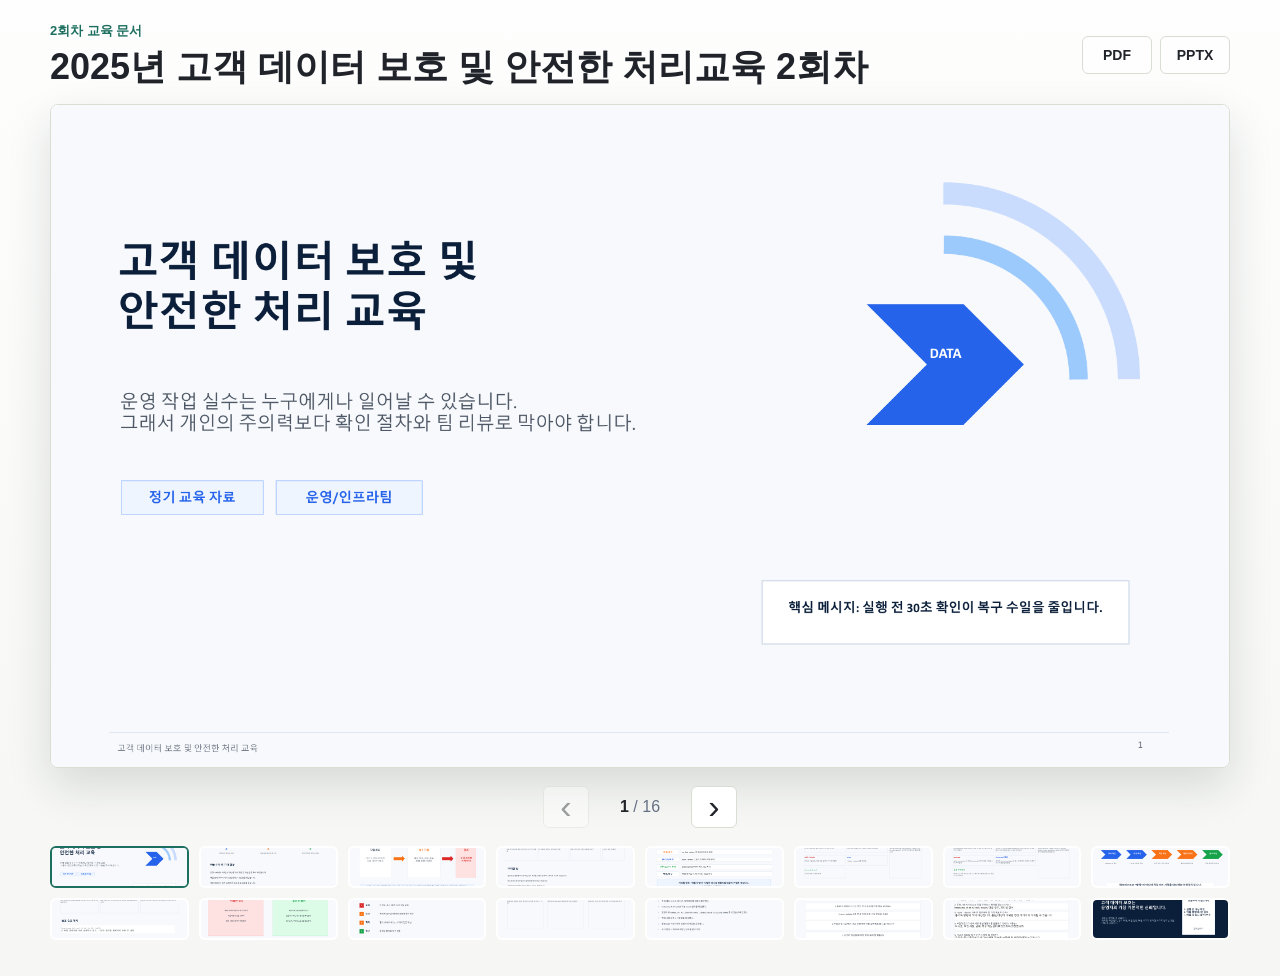
<file: 2025-customer-data-protection-session-2/index.html>
<!doctype html>
<html lang="ko">
<head>
  <meta charset="utf-8">
  <meta name="viewport" content="width=device-width, initial-scale=1">
  <title>2025년 고객 데이터 보호 및 안전한 처리교육 2회차 교육 문서</title>
  <link rel="stylesheet" href="styles.css">
</head>
<body>
  <header class="topbar">
    <div>
      <p class="eyebrow">2회차 교육 문서</p>
      <h1>2025년 고객 데이터 보호 및 안전한 처리교육 2회차</h1>
    </div>
    <nav class="actions" aria-label="자료 다운로드">
      <a href="./source.pdf" download>PDF</a>
      <a href="./source.pptx" download>PPTX</a>
    </nav>
  </header>

  <main class="viewer">
    <section class="slide-frame" aria-live="polite">
      <img id="slideImage" src="./slides/slide-01.png" alt="슬라이드 1">
    </section>

    <section class="controls" aria-label="슬라이드 제어">
      <button id="prevButton" type="button" aria-label="이전 슬라이드">
        <span aria-hidden="true">&lsaquo;</span>
      </button>
      <div class="status">
        <strong id="slideNumber">1</strong>
        <span>/</span>
        <span id="slideTotal">16</span>
      </div>
      <button id="nextButton" type="button" aria-label="다음 슬라이드">
        <span aria-hidden="true">&rsaquo;</span>
      </button>
    </section>

    <section class="thumbs" id="thumbs" aria-label="슬라이드 목록"></section>
  </main>

  <script src="script.js"></script>
</body>
</html>
</file>
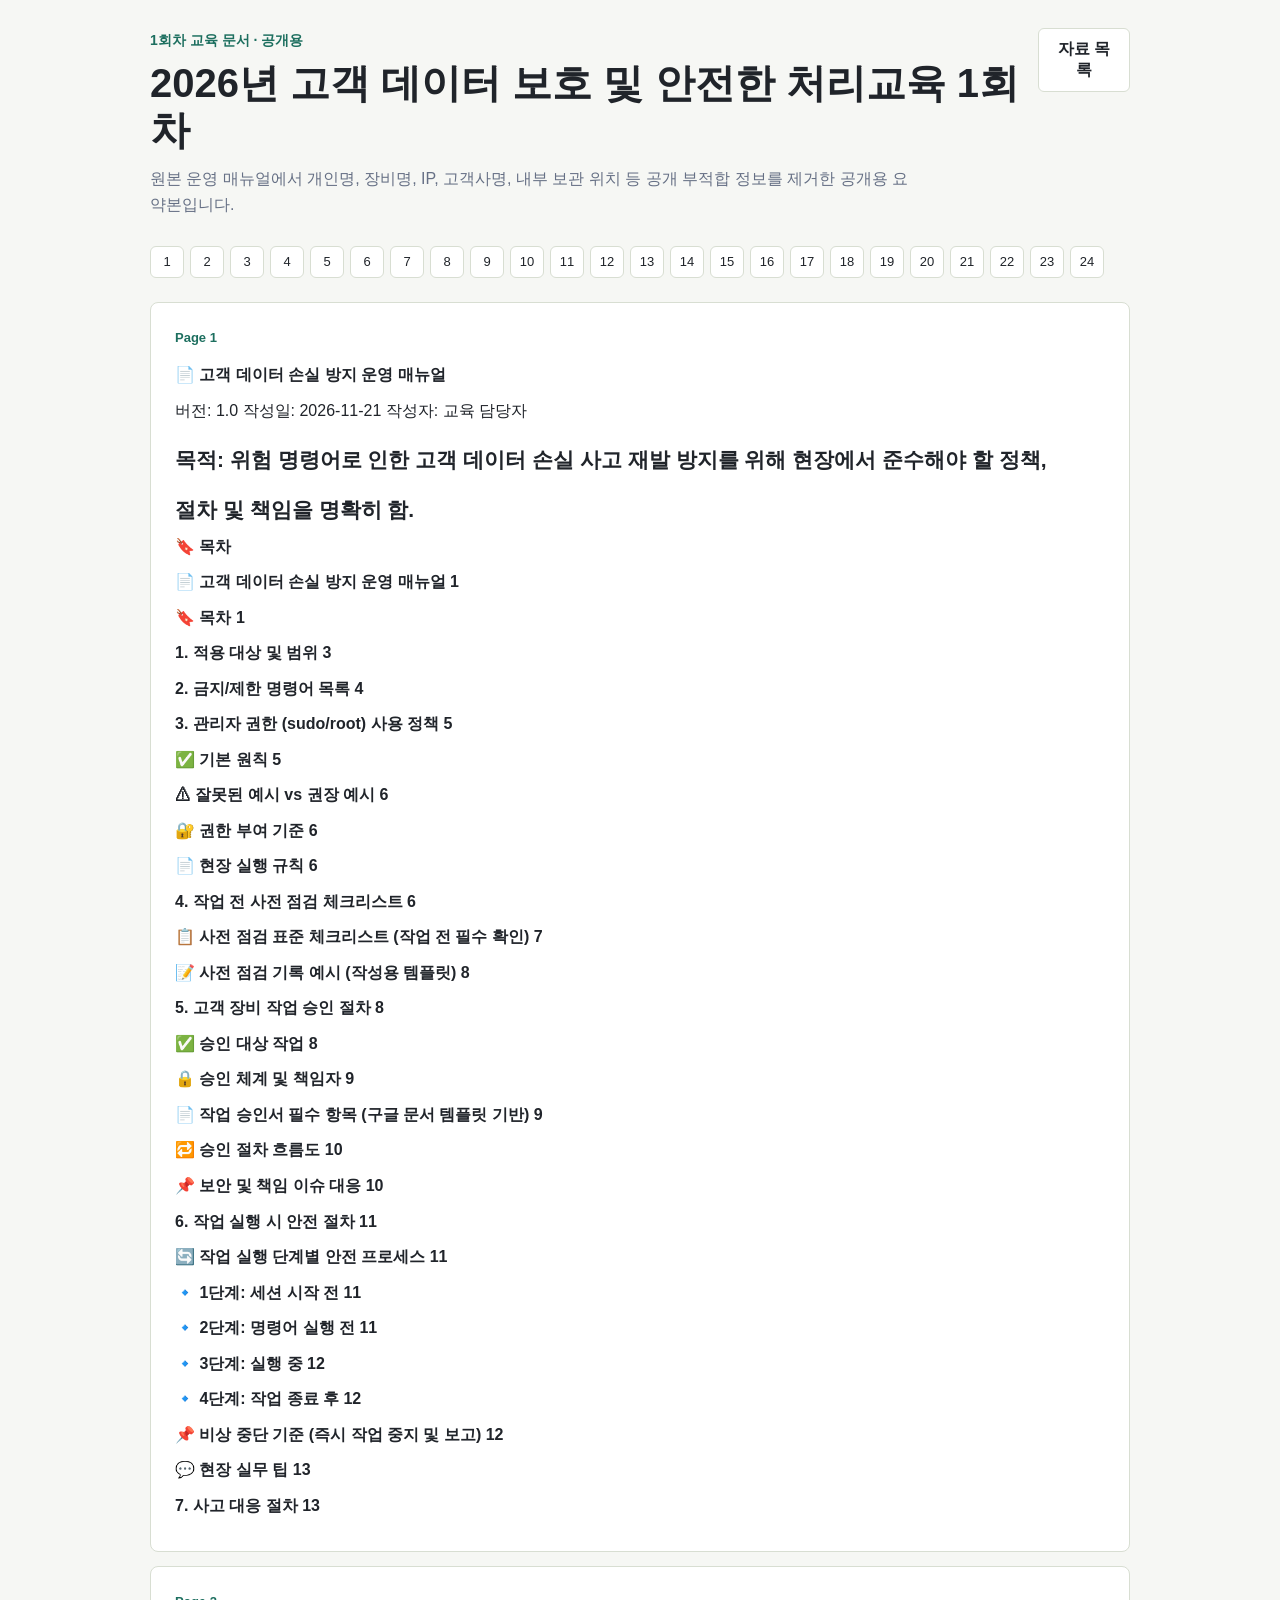
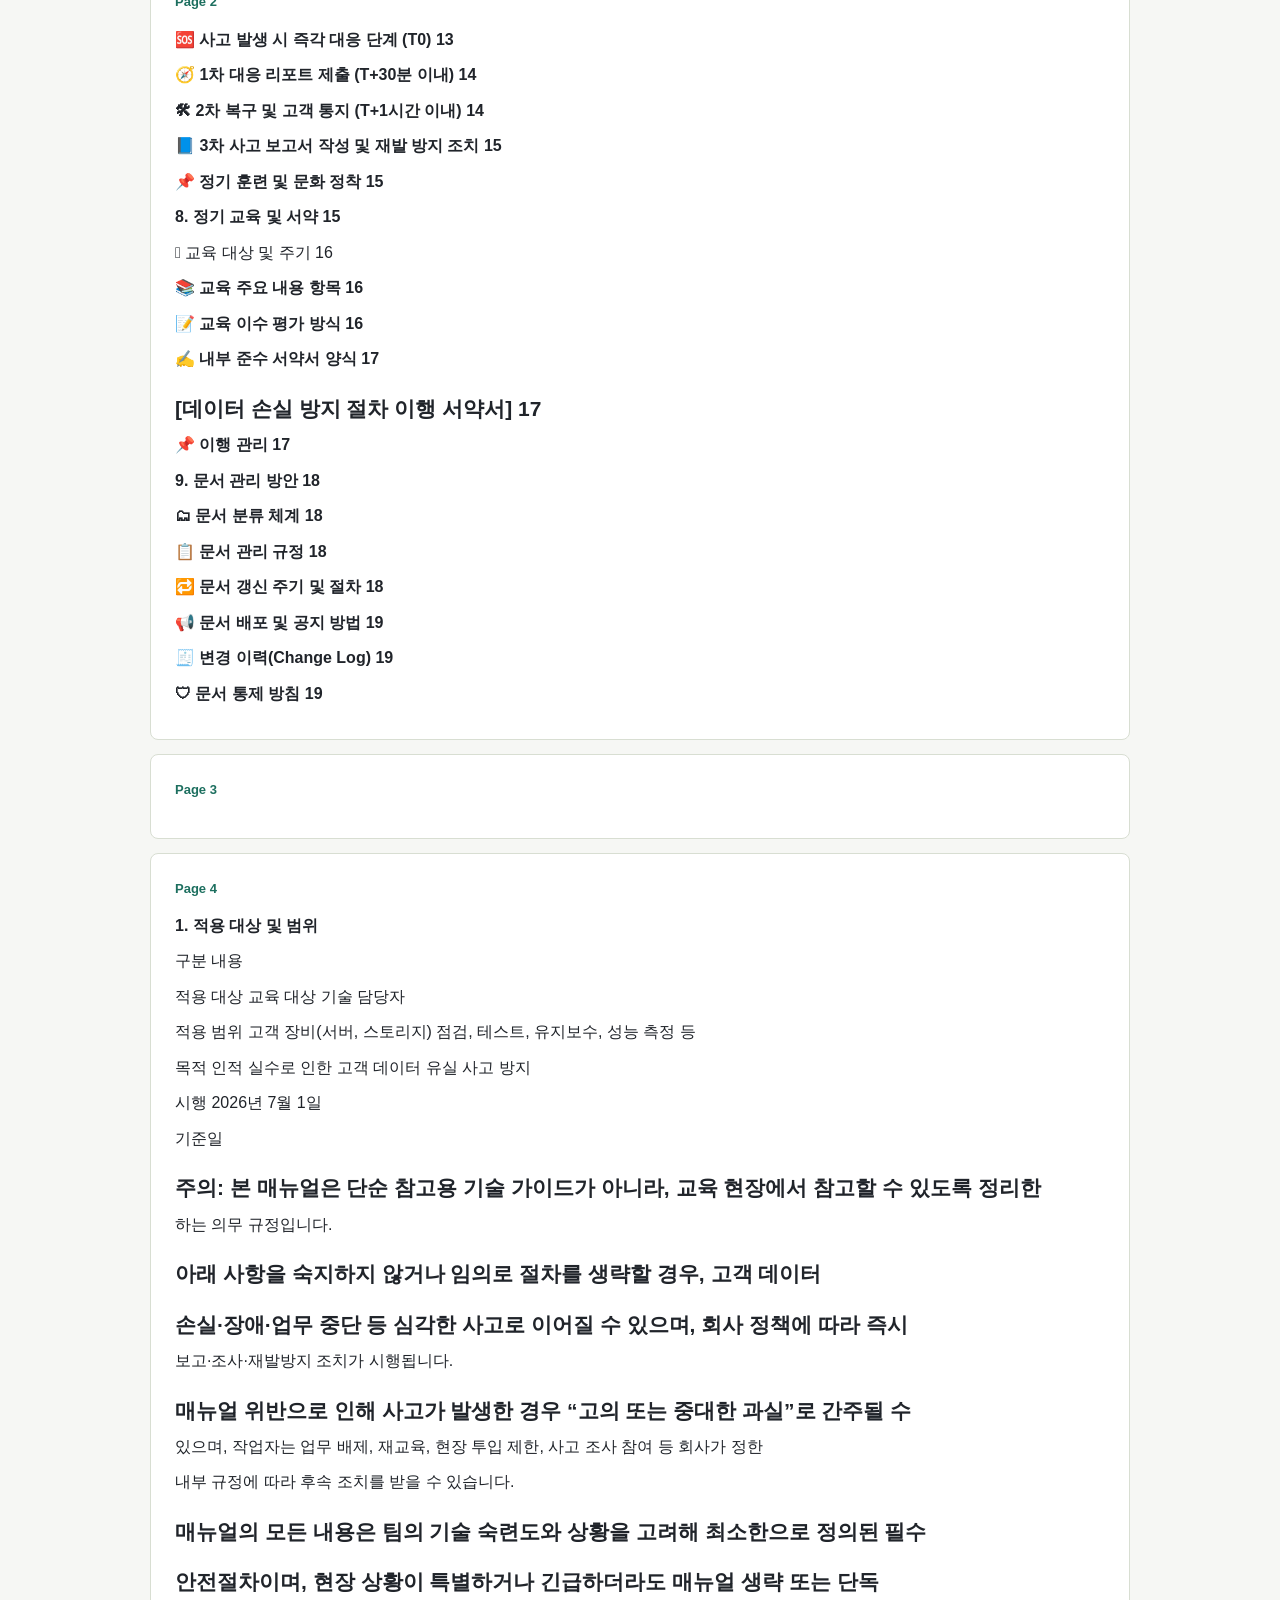
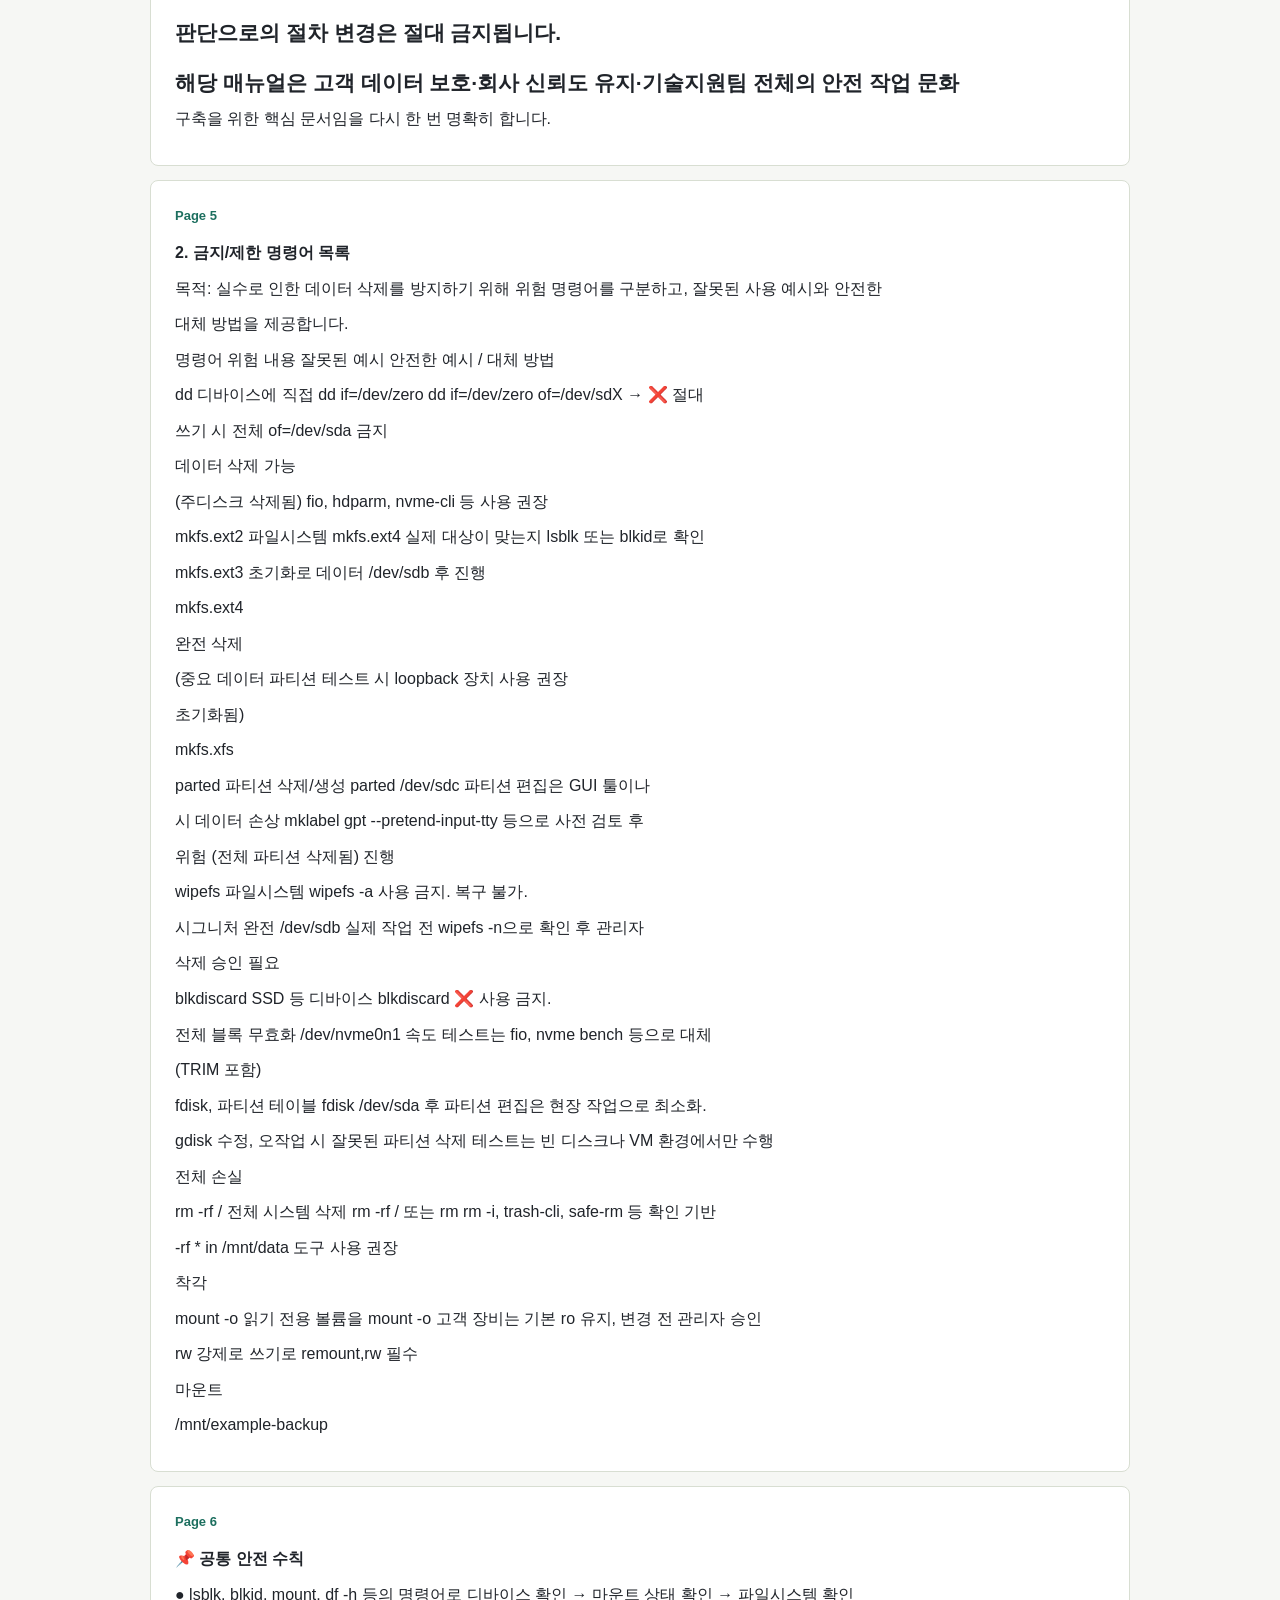
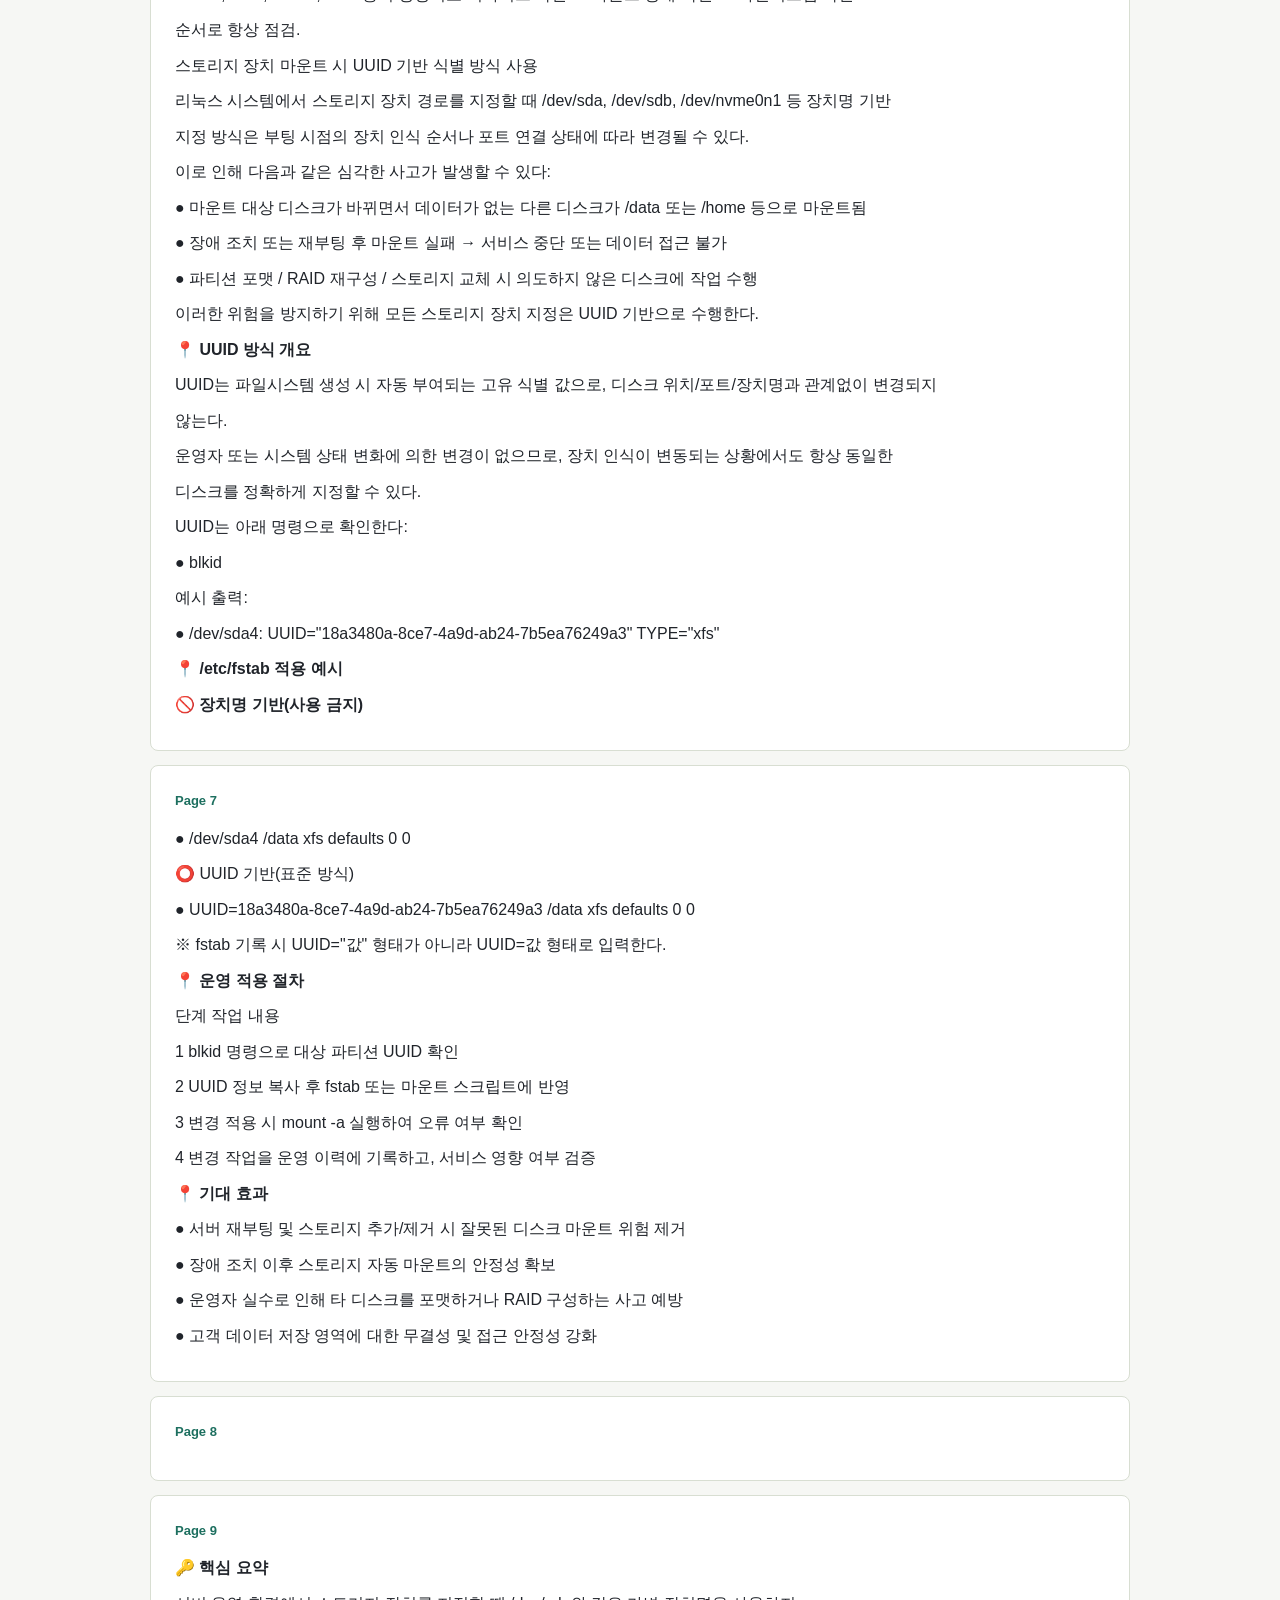
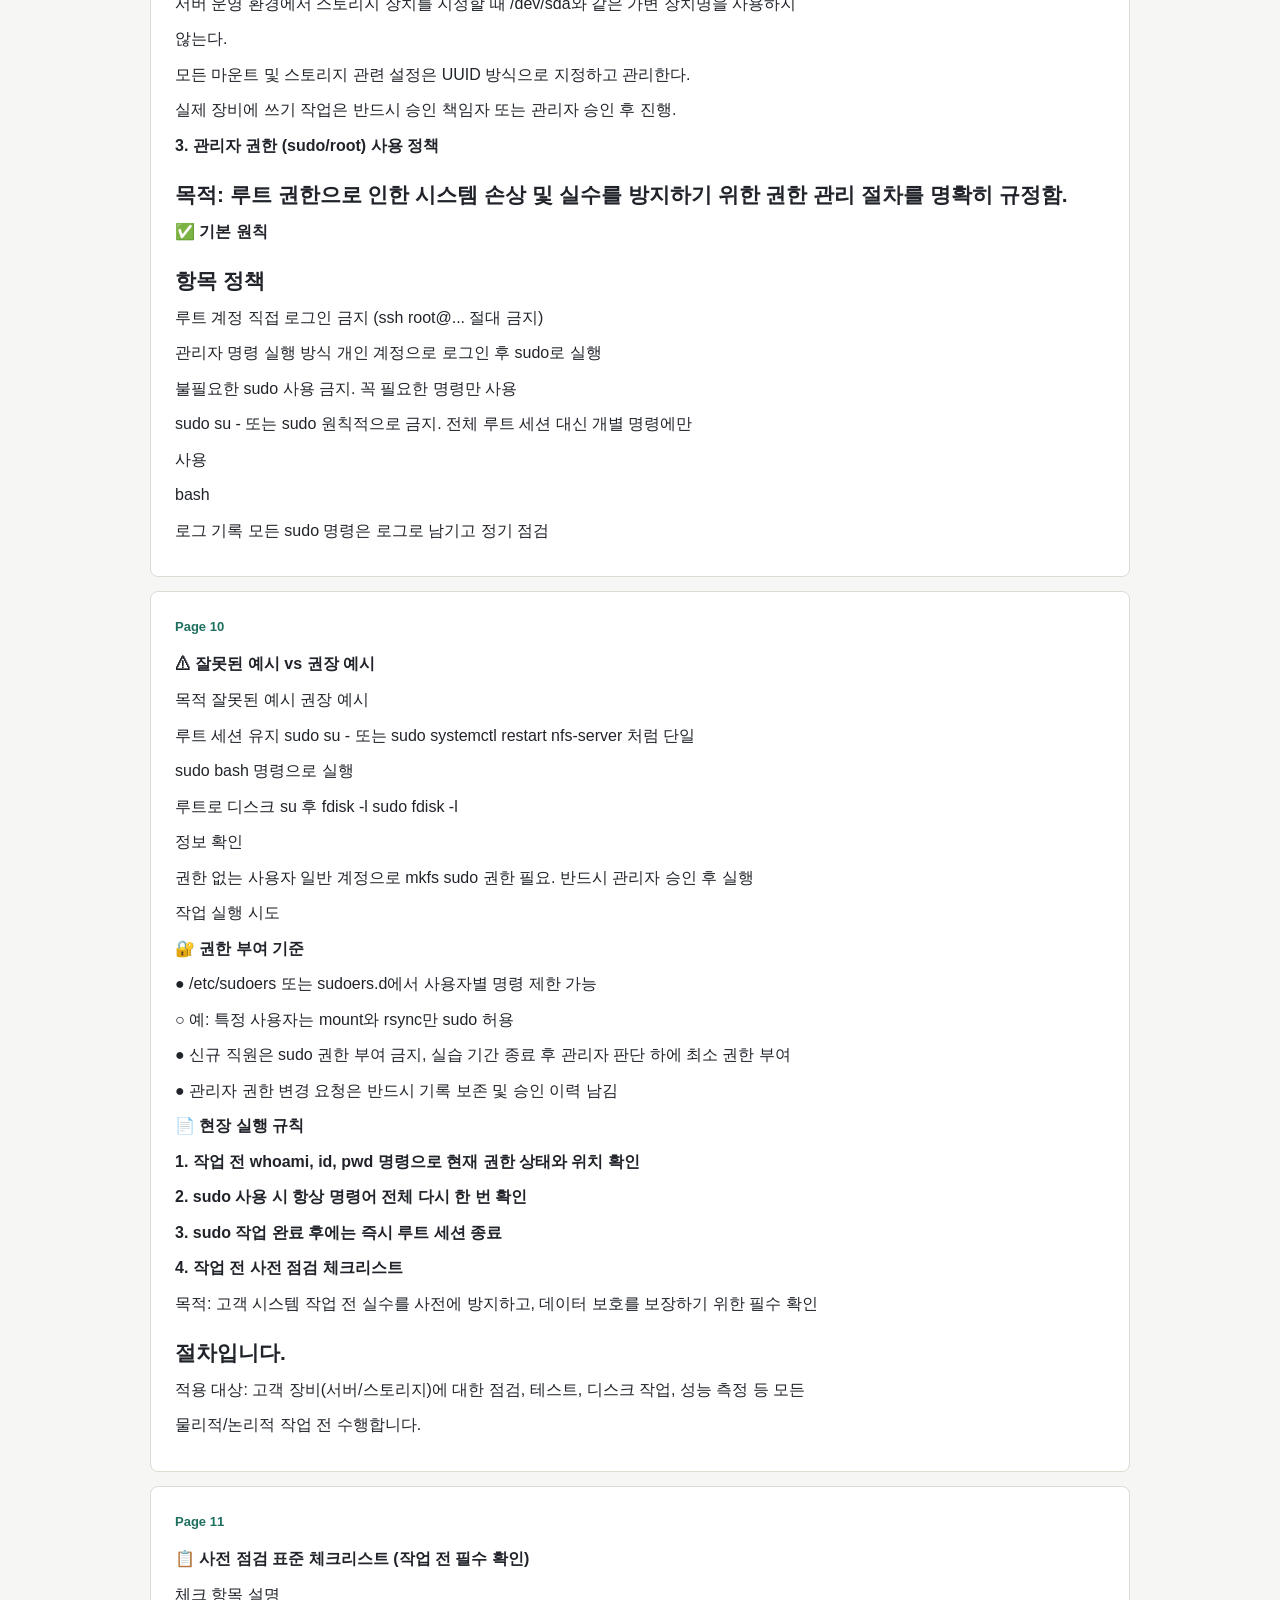
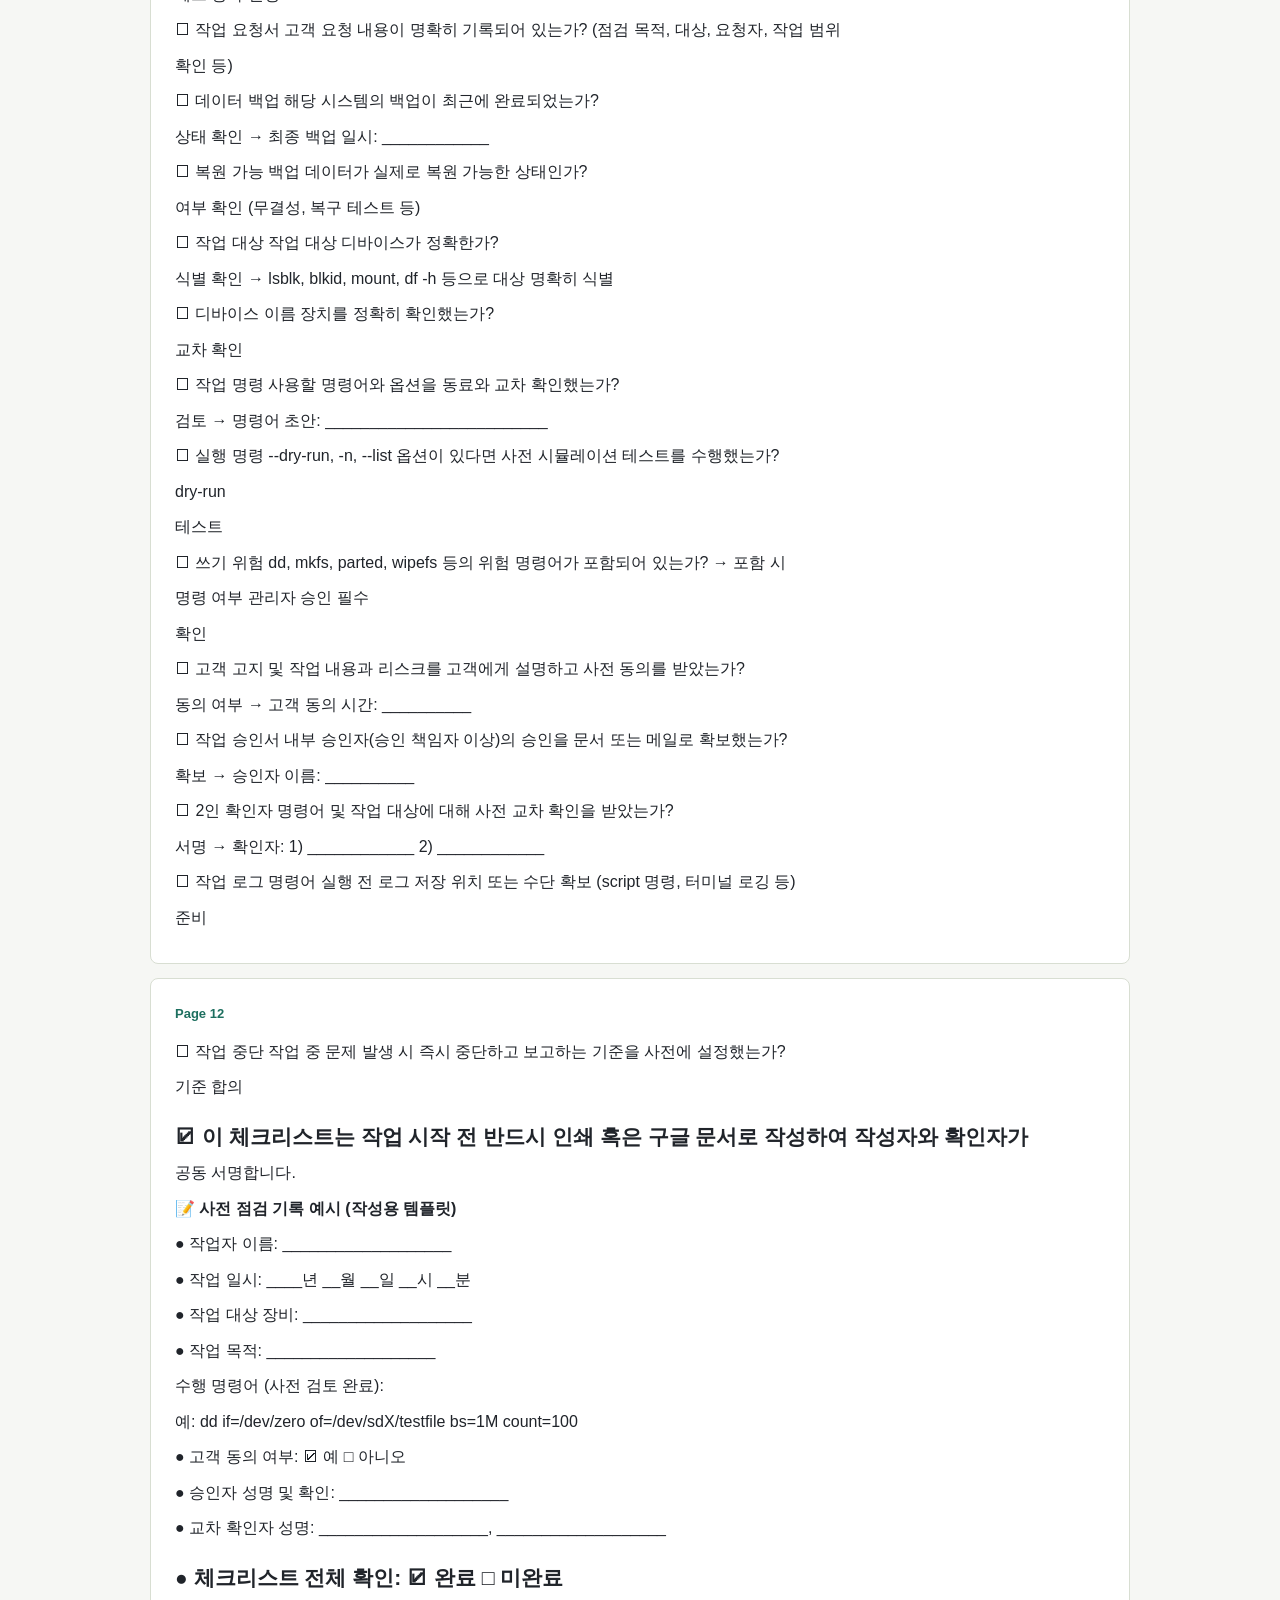
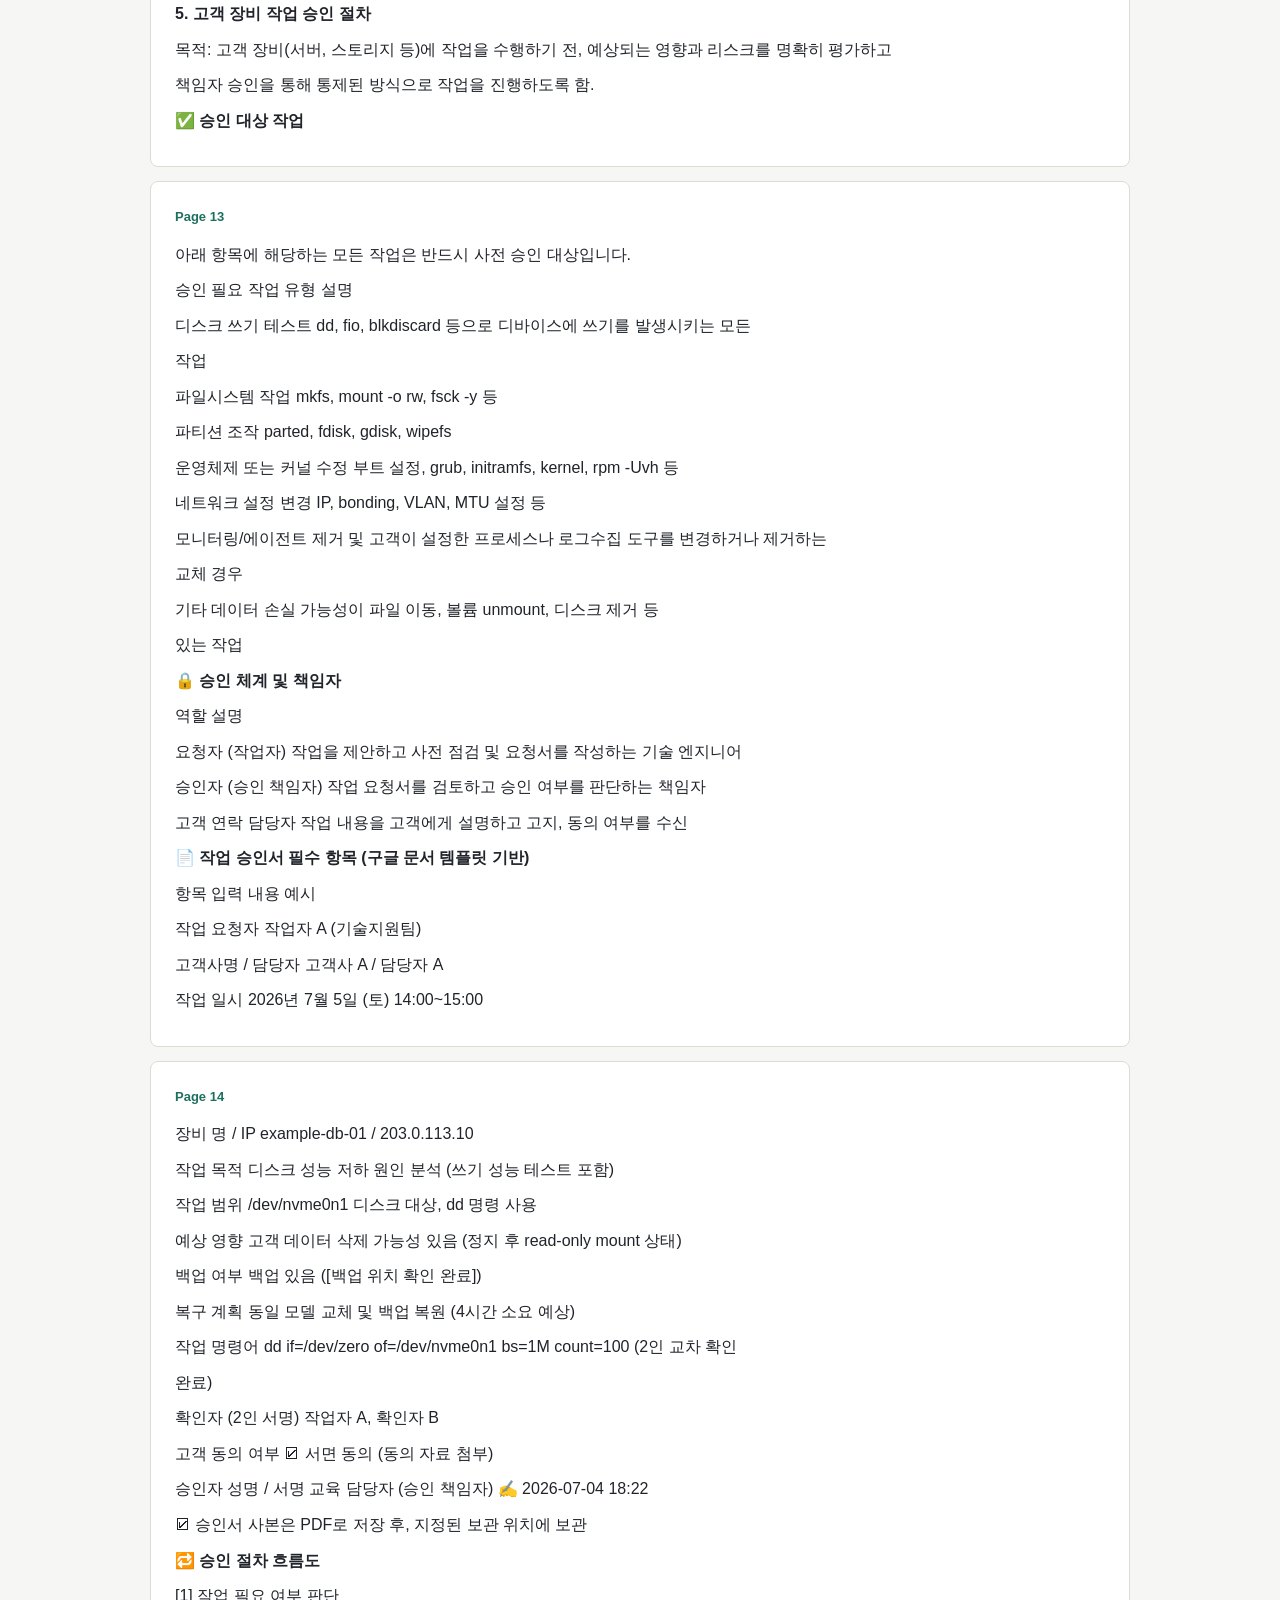
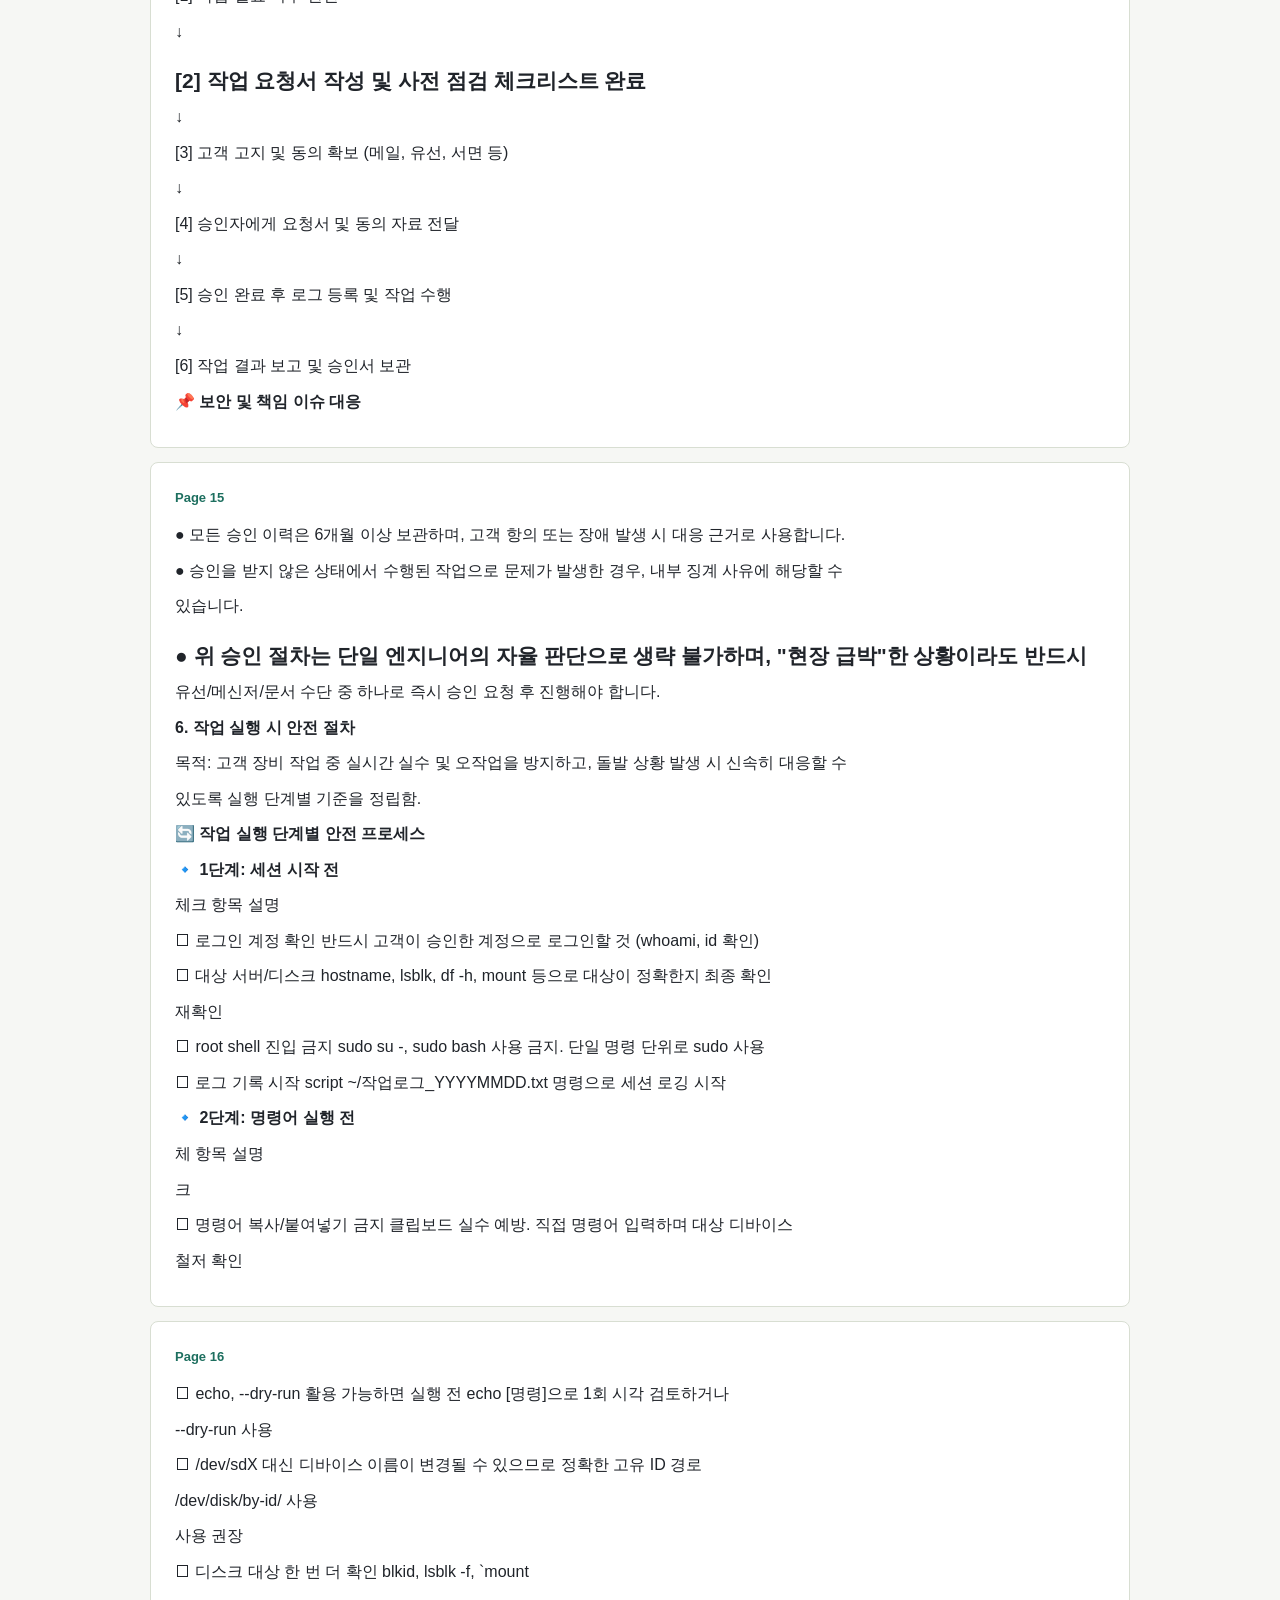
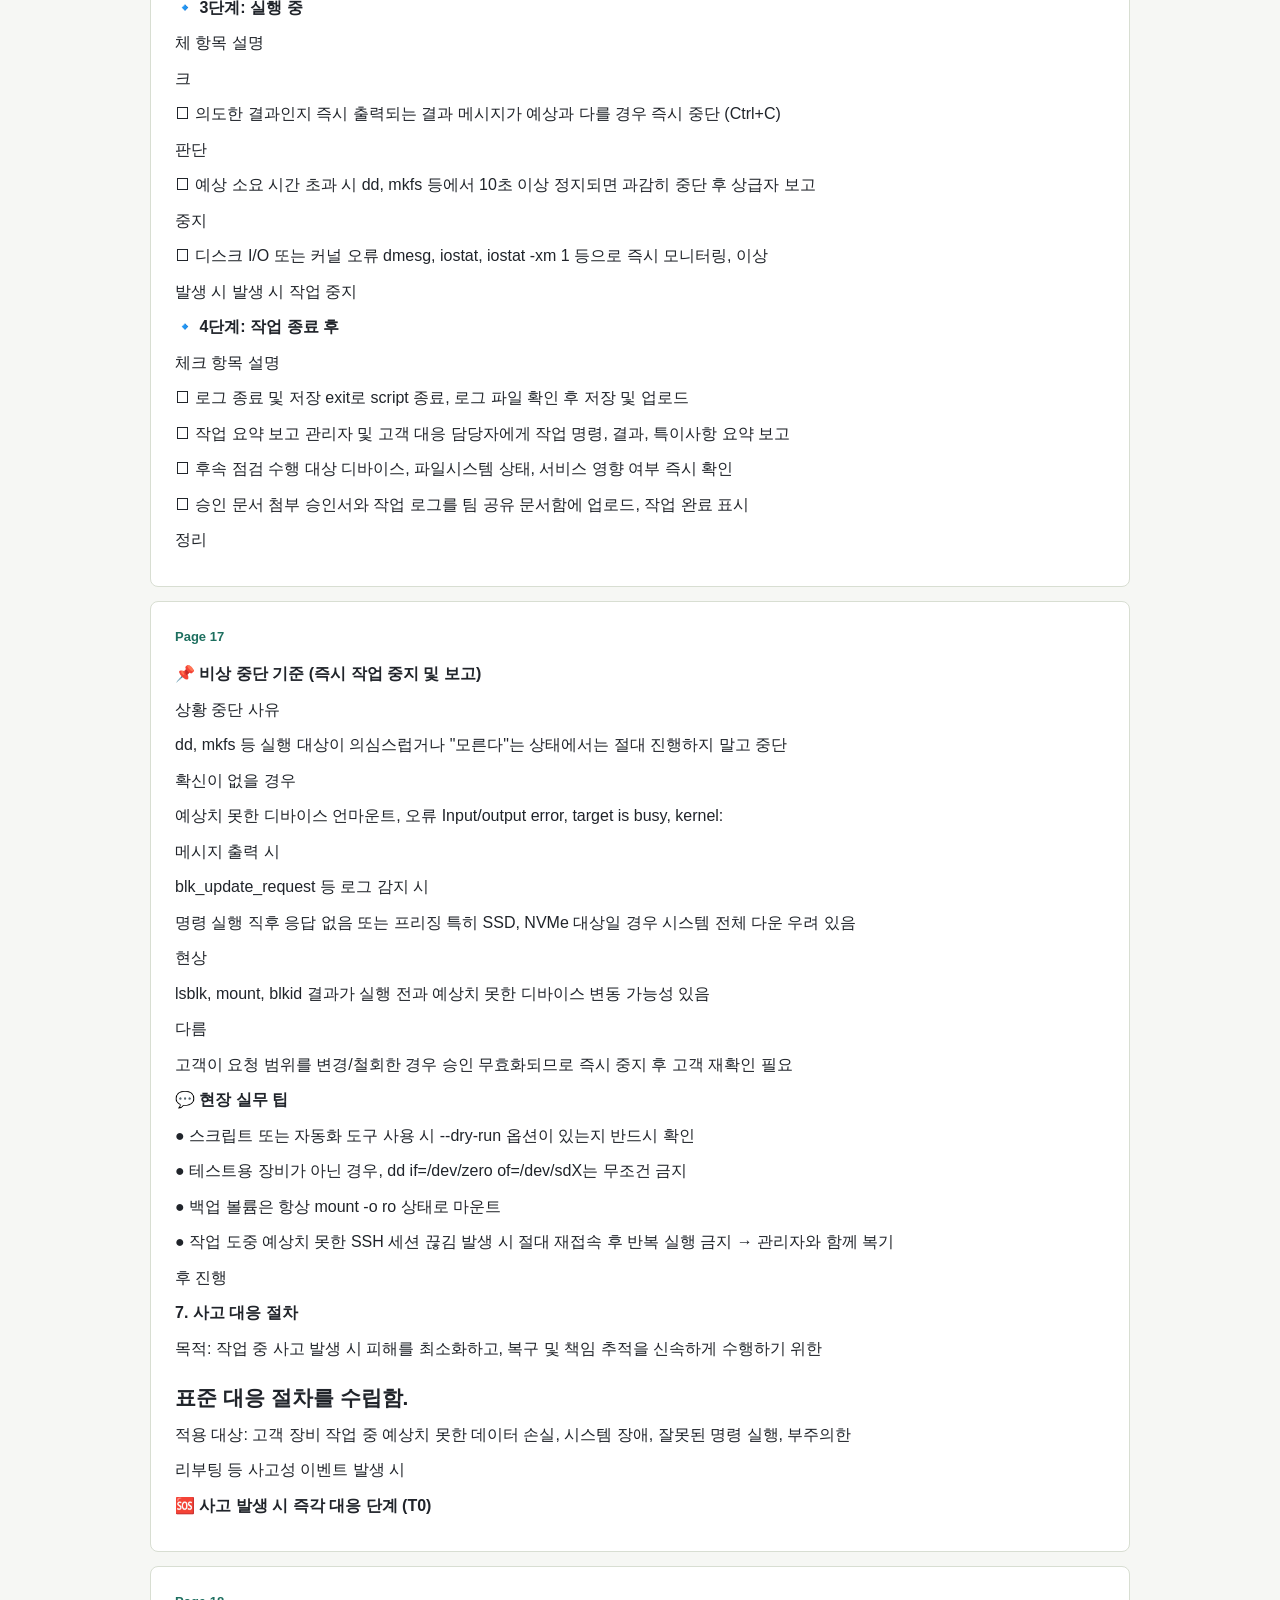
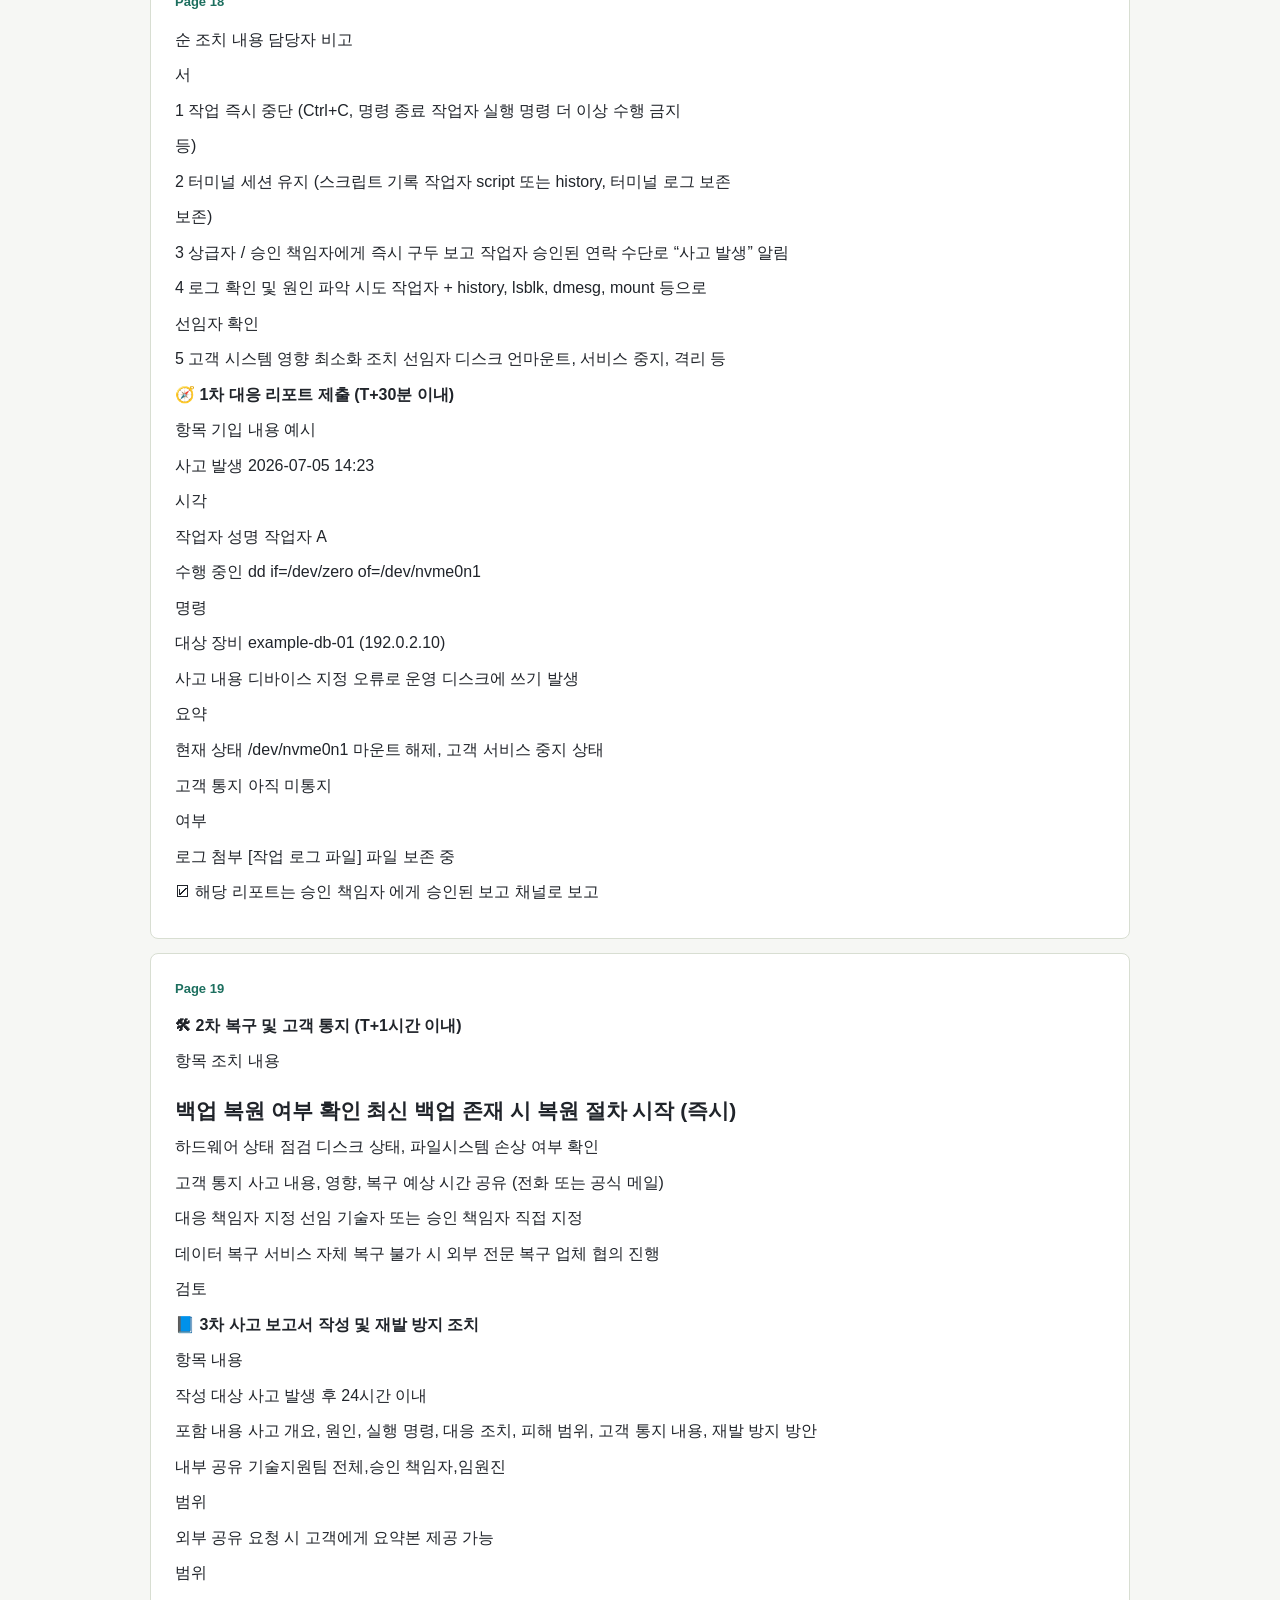
<file: 2026-customer-data-protection-session-1/index.html>
<!doctype html>
<html lang="ko">
<head>
  <meta charset="utf-8">
  <meta name="viewport" content="width=device-width, initial-scale=1">
  <title>2026년 고객 데이터 보호 및 안전한 처리교육 1회차 교육 문서</title>
  <link rel="stylesheet" href="styles.css">
</head>
<body>
  <header class="topbar">
    <div>
      <p class="eyebrow">1회차 교육 문서 · 공개용</p>
      <h1>2026년 고객 데이터 보호 및 안전한 처리교육 1회차</h1>
      <p class="summary">원본 운영 매뉴얼에서 개인명, 장비명, IP, 고객사명, 내부 보관 위치 등 공개 부적합 정보를 제거한 공개용 요약본입니다.</p>
    </div>
    <a class="back" href="../">자료 목록</a>
  </header>
  <main>
    <nav class="toc" aria-label="문서 페이지 이동"><a href="#page-1">1</a><a href="#page-2">2</a><a href="#page-3">3</a><a href="#page-4">4</a><a href="#page-5">5</a><a href="#page-6">6</a><a href="#page-7">7</a><a href="#page-8">8</a><a href="#page-9">9</a><a href="#page-10">10</a><a href="#page-11">11</a><a href="#page-12">12</a><a href="#page-13">13</a><a href="#page-14">14</a><a href="#page-15">15</a><a href="#page-16">16</a><a href="#page-17">17</a><a href="#page-18">18</a><a href="#page-19">19</a><a href="#page-20">20</a><a href="#page-21">21</a><a href="#page-22">22</a><a href="#page-23">23</a><a href="#page-24">24</a></nav>
    <article><section class="page" id="page-1"><p class="page-label">Page 1</p><p class="section-line">📄 고객 데이터 손실 방지 운영 매뉴얼</p><p>버전: 1.0 작성일: 2026-11-21 작성자: 교육 담당자</p><h2>목적: 위험 명령어로 인한 고객 데이터 손실 사고 재발 방지를 위해 현장에서 준수해야 할 정책,</h2><h2>절차 및 책임을 명확히 함.</h2><p class="section-line">🔖 목차</p><p class="section-line">📄 고객 데이터 손실 방지 운영 매뉴얼 1</p><p class="section-line">🔖 목차 1</p><p class="section-line">1. 적용 대상 및 범위 3</p><p class="section-line">2. 금지/제한 명령어 목록 4</p><p class="section-line">3. 관리자 권한 (sudo/root) 사용 정책 5</p><p class="section-line">✅ 기본 원칙 5</p><p class="section-line">⚠ 잘못된 예시 vs 권장 예시 6</p><p class="section-line">🔐 권한 부여 기준 6</p><p class="section-line">📄 현장 실행 규칙 6</p><p class="section-line">4. 작업 전 사전 점검 체크리스트 6</p><p class="section-line">📋 사전 점검 표준 체크리스트 (작업 전 필수 확인) 7</p><p class="section-line">📝 사전 점검 기록 예시 (작성용 템플릿) 8</p><p class="section-line">5. 고객 장비 작업 승인 절차 8</p><p class="section-line">✅ 승인 대상 작업 8</p><p class="section-line">🔒 승인 체계 및 책임자 9</p><p class="section-line">📄 작업 승인서 필수 항목 (구글 문서 템플릿 기반) 9</p><p class="section-line">🔁 승인 절차 흐름도 10</p><p class="section-line">📌 보안 및 책임 이슈 대응 10</p><p class="section-line">6. 작업 실행 시 안전 절차 11</p><p class="section-line">🔄 작업 실행 단계별 안전 프로세스 11</p><p class="section-line">🔹 1단계: 세션 시작 전 11</p><p class="section-line">🔹 2단계: 명령어 실행 전 11</p><p class="section-line">🔹 3단계: 실행 중 12</p><p class="section-line">🔹 4단계: 작업 종료 후 12</p><p class="section-line">📌 비상 중단 기준 (즉시 작업 중지 및 보고) 12</p><p class="section-line">💬 현장 실무 팁 13</p><p class="section-line">7. 사고 대응 절차 13</p></section>
<section class="page" id="page-2"><p class="page-label">Page 2</p><p class="section-line">🆘 사고 발생 시 즉각 대응 단계 (T0) 13</p><p class="section-line">🧭 1차 대응 리포트 제출 (T+30분 이내) 14</p><p class="section-line">🛠 2차 복구 및 고객 통지 (T+1시간 이내) 14</p><p class="section-line">📘 3차 사고 보고서 작성 및 재발 방지 조치 15</p><p class="section-line">📌 정기 훈련 및 문화 정착 15</p><p class="section-line">8. 정기 교육 및 서약 15</p><p>󰳓 교육 대상 및 주기 16</p><p class="section-line">📚 교육 주요 내용 항목 16</p><p class="section-line">📝 교육 이수 평가 방식 16</p><p class="section-line">✍ 내부 준수 서약서 양식 17</p><h2>[데이터 손실 방지 절차 이행 서약서] 17</h2><p class="section-line">📌 이행 관리 17</p><p class="section-line">9. 문서 관리 방안 18</p><p class="section-line">🗂 문서 분류 체계 18</p><p class="section-line">📋 문서 관리 규정 18</p><p class="section-line">🔁 문서 갱신 주기 및 절차 18</p><p class="section-line">📢 문서 배포 및 공지 방법 19</p><p class="section-line">🧾 변경 이력(Change Log) 19</p><p class="section-line">🛡 문서 통제 방침 19</p></section>
<section class="page" id="page-3"><p class="page-label">Page 3</p></section>
<section class="page" id="page-4"><p class="page-label">Page 4</p><p class="section-line">1. 적용 대상 및 범위</p><p>구분 내용</p><p>적용 대상 교육 대상 기술 담당자</p><p>적용 범위 고객 장비(서버, 스토리지) 점검, 테스트, 유지보수, 성능 측정 등</p><p>목적 인적 실수로 인한 고객 데이터 유실 사고 방지</p><p>시행 2026년 7월 1일</p><p>기준일</p><h2>주의: 본 매뉴얼은 단순 참고용 기술 가이드가 아니라, 교육 현장에서 참고할 수 있도록 정리한</h2><p>하는 의무 규정입니다.</p><h2>아래 사항을 숙지하지 않거나 임의로 절차를 생략할 경우, 고객 데이터</h2><h2>손실·장애·업무 중단 등 심각한 사고로 이어질 수 있으며, 회사 정책에 따라 즉시</h2><p>보고·조사·재발방지 조치가 시행됩니다.</p><h2>매뉴얼 위반으로 인해 사고가 발생한 경우 “고의 또는 중대한 과실”로 간주될 수</h2><p>있으며, 작업자는 업무 배제, 재교육, 현장 투입 제한, 사고 조사 참여 등 회사가 정한</p><p>내부 규정에 따라 후속 조치를 받을 수 있습니다.</p><h2>매뉴얼의 모든 내용은 팀의 기술 숙련도와 상황을 고려해 최소한으로 정의된 필수</h2><h2>안전절차이며, 현장 상황이 특별하거나 긴급하더라도 매뉴얼 생략 또는 단독</h2><h2>판단으로의 절차 변경은 절대 금지됩니다.</h2><h2>해당 매뉴얼은 고객 데이터 보호·회사 신뢰도 유지·기술지원팀 전체의 안전 작업 문화</h2><p>구축을 위한 핵심 문서임을 다시 한 번 명확히 합니다.</p></section>
<section class="page" id="page-5"><p class="page-label">Page 5</p><p class="section-line">2. 금지/제한 명령어 목록</p><p>목적: 실수로 인한 데이터 삭제를 방지하기 위해 위험 명령어를 구분하고, 잘못된 사용 예시와 안전한</p><p>대체 방법을 제공합니다.</p><p>명령어 위험 내용 잘못된 예시 안전한 예시 / 대체 방법</p><p>dd 디바이스에 직접 dd if=/dev/zero dd if=/dev/zero of=/dev/sdX → ❌ 절대</p><p>쓰기 시 전체 of=/dev/sda 금지</p><p>데이터 삭제 가능</p><p>(주디스크 삭제됨) fio, hdparm, nvme-cli 등 사용 권장</p><p>mkfs.ext2 파일시스템 mkfs.ext4 실제 대상이 맞는지 lsblk 또는 blkid로 확인</p><p>mkfs.ext3 초기화로 데이터 /dev/sdb 후 진행</p><p>mkfs.ext4</p><p>완전 삭제</p><p>(중요 데이터 파티션 테스트 시 loopback 장치 사용 권장</p><p>초기화됨)</p><p>mkfs.xfs</p><p>parted 파티션 삭제/생성 parted /dev/sdc 파티션 편집은 GUI 툴이나</p><p>시 데이터 손상 mklabel gpt --pretend-input-tty 등으로 사전 검토 후</p><p>위험 (전체 파티션 삭제됨) 진행</p><p>wipefs 파일시스템 wipefs -a 사용 금지. 복구 불가.</p><p>시그니처 완전 /dev/sdb 실제 작업 전 wipefs -n으로 확인 후 관리자</p><p>삭제 승인 필요</p><p>blkdiscard SSD 등 디바이스 blkdiscard ❌ 사용 금지.</p><p>전체 블록 무효화 /dev/nvme0n1 속도 테스트는 fio, nvme bench 등으로 대체</p><p>(TRIM 포함)</p><p>fdisk, 파티션 테이블 fdisk /dev/sda 후 파티션 편집은 현장 작업으로 최소화.</p><p>gdisk 수정, 오작업 시 잘못된 파티션 삭제 테스트는 빈 디스크나 VM 환경에서만 수행</p><p>전체 손실</p><p>rm -rf / 전체 시스템 삭제 rm -rf / 또는 rm rm -i, trash-cli, safe-rm 등 확인 기반</p><p>-rf * in /mnt/data 도구 사용 권장</p><p>착각</p><p>mount -o 읽기 전용 볼륨을 mount -o 고객 장비는 기본 ro 유지, 변경 전 관리자 승인</p><p>rw 강제로 쓰기로 remount,rw 필수</p><p>마운트</p><p>/mnt/example-backup</p></section>
<section class="page" id="page-6"><p class="page-label">Page 6</p><p class="section-line">📌 공통 안전 수칙</p><p>● lsblk, blkid, mount, df -h 등의 명령어로 디바이스 확인 → 마운트 상태 확인 → 파일시스템 확인</p><p>순서로 항상 점검.</p><p>스토리지 장치 마운트 시 UUID 기반 식별 방식 사용</p><p>리눅스 시스템에서 스토리지 장치 경로를 지정할 때 /dev/sda, /dev/sdb, /dev/nvme0n1 등 장치명 기반</p><p>지정 방식은 부팅 시점의 장치 인식 순서나 포트 연결 상태에 따라 변경될 수 있다.</p><p>이로 인해 다음과 같은 심각한 사고가 발생할 수 있다:</p><p>● 마운트 대상 디스크가 바뀌면서 데이터가 없는 다른 디스크가 /data 또는 /home 등으로 마운트됨</p><p>● 장애 조치 또는 재부팅 후 마운트 실패 → 서비스 중단 또는 데이터 접근 불가</p><p>● 파티션 포맷 / RAID 재구성 / 스토리지 교체 시 의도하지 않은 디스크에 작업 수행</p><p>이러한 위험을 방지하기 위해 모든 스토리지 장치 지정은 UUID 기반으로 수행한다.</p><p class="section-line">📍 UUID 방식 개요</p><p>UUID는 파일시스템 생성 시 자동 부여되는 고유 식별 값으로, 디스크 위치/포트/장치명과 관계없이 변경되지</p><p>않는다.</p><p>운영자 또는 시스템 상태 변화에 의한 변경이 없으므로, 장치 인식이 변동되는 상황에서도 항상 동일한</p><p>디스크를 정확하게 지정할 수 있다.</p><p>UUID는 아래 명령으로 확인한다:</p><p>● blkid</p><p>예시 출력:</p><p>● /dev/sda4: UUID=&quot;18a3480a-8ce7-4a9d-ab24-7b5ea76249a3&quot; TYPE=&quot;xfs&quot;</p><p class="section-line">📍 /etc/fstab 적용 예시</p><p class="section-line">🚫 장치명 기반(사용 금지)</p></section>
<section class="page" id="page-7"><p class="page-label">Page 7</p><p>● /dev/sda4 /data xfs defaults 0 0</p><p>⭕ UUID 기반(표준 방식)</p><p>● UUID=18a3480a-8ce7-4a9d-ab24-7b5ea76249a3 /data xfs defaults 0 0</p><p>※ fstab 기록 시 UUID=&quot;값&quot; 형태가 아니라 UUID=값 형태로 입력한다.</p><p class="section-line">📍 운영 적용 절차</p><p>단계 작업 내용</p><p>1 blkid 명령으로 대상 파티션 UUID 확인</p><p>2 UUID 정보 복사 후 fstab 또는 마운트 스크립트에 반영</p><p>3 변경 적용 시 mount -a 실행하여 오류 여부 확인</p><p>4 변경 작업을 운영 이력에 기록하고, 서비스 영향 여부 검증</p><p class="section-line">📍 기대 효과</p><p>● 서버 재부팅 및 스토리지 추가/제거 시 잘못된 디스크 마운트 위험 제거</p><p>● 장애 조치 이후 스토리지 자동 마운트의 안정성 확보</p><p>● 운영자 실수로 인해 타 디스크를 포맷하거나 RAID 구성하는 사고 예방</p><p>● 고객 데이터 저장 영역에 대한 무결성 및 접근 안정성 강화</p></section>
<section class="page" id="page-8"><p class="page-label">Page 8</p></section>
<section class="page" id="page-9"><p class="page-label">Page 9</p><p class="section-line">🔑 핵심 요약</p><p>서버 운영 환경에서 스토리지 장치를 지정할 때 /dev/sda와 같은 가변 장치명을 사용하지</p><p>않는다.</p><p>모든 마운트 및 스토리지 관련 설정은 UUID 방식으로 지정하고 관리한다.</p><p>실제 장비에 쓰기 작업은 반드시 승인 책임자 또는 관리자 승인 후 진행.</p><p class="section-line">3. 관리자 권한 (sudo/root) 사용 정책</p><h2>목적: 루트 권한으로 인한 시스템 손상 및 실수를 방지하기 위한 권한 관리 절차를 명확히 규정함.</h2><p class="section-line">✅ 기본 원칙</p><h2>항목 정책</h2><p>루트 계정 직접 로그인 금지 (ssh root@... 절대 금지)</p><p>관리자 명령 실행 방식 개인 계정으로 로그인 후 sudo로 실행</p><p>불필요한 sudo 사용 금지. 꼭 필요한 명령만 사용</p><p>sudo su - 또는 sudo 원칙적으로 금지. 전체 루트 세션 대신 개별 명령에만</p><p>사용</p><p>bash</p><p>로그 기록 모든 sudo 명령은 로그로 남기고 정기 점검</p></section>
<section class="page" id="page-10"><p class="page-label">Page 10</p><p class="section-line">⚠ 잘못된 예시 vs 권장 예시</p><p>목적 잘못된 예시 권장 예시</p><p>루트 세션 유지 sudo su - 또는 sudo systemctl restart nfs-server 처럼 단일</p><p>sudo bash 명령으로 실행</p><p>루트로 디스크 su 후 fdisk -l sudo fdisk -l</p><p>정보 확인</p><p>권한 없는 사용자 일반 계정으로 mkfs sudo 권한 필요. 반드시 관리자 승인 후 실행</p><p>작업 실행 시도</p><p class="section-line">🔐 권한 부여 기준</p><p>● /etc/sudoers 또는 sudoers.d에서 사용자별 명령 제한 가능</p><p>○ 예: 특정 사용자는 mount와 rsync만 sudo 허용</p><p>● 신규 직원은 sudo 권한 부여 금지, 실습 기간 종료 후 관리자 판단 하에 최소 권한 부여</p><p>● 관리자 권한 변경 요청은 반드시 기록 보존 및 승인 이력 남김</p><p class="section-line">📄 현장 실행 규칙</p><p class="section-line">1. 작업 전 whoami, id, pwd 명령으로 현재 권한 상태와 위치 확인</p><p class="section-line">2. sudo 사용 시 항상 명령어 전체 다시 한 번 확인</p><p class="section-line">3. sudo 작업 완료 후에는 즉시 루트 세션 종료</p><p class="section-line">4. 작업 전 사전 점검 체크리스트</p><p>목적: 고객 시스템 작업 전 실수를 사전에 방지하고, 데이터 보호를 보장하기 위한 필수 확인</p><h2>절차입니다.</h2><p>적용 대상: 고객 장비(서버/스토리지)에 대한 점검, 테스트, 디스크 작업, 성능 측정 등 모든</p><p>물리적/논리적 작업 전 수행합니다.</p></section>
<section class="page" id="page-11"><p class="page-label">Page 11</p><p class="section-line">📋 사전 점검 표준 체크리스트 (작업 전 필수 확인)</p><p>체크 항목 설명</p><p>☐ 작업 요청서 고객 요청 내용이 명확히 기록되어 있는가? (점검 목적, 대상, 요청자, 작업 범위</p><p>확인 등)</p><p>☐ 데이터 백업 해당 시스템의 백업이 최근에 완료되었는가?</p><p>상태 확인 → 최종 백업 일시: ____________</p><p>☐ 복원 가능 백업 데이터가 실제로 복원 가능한 상태인가?</p><p>여부 확인 (무결성, 복구 테스트 등)</p><p>☐ 작업 대상 작업 대상 디바이스가 정확한가?</p><p>식별 확인 → lsblk, blkid, mount, df -h 등으로 대상 명확히 식별</p><p>☐ 디바이스 이름 장치를 정확히 확인했는가?</p><p>교차 확인</p><p>☐ 작업 명령 사용할 명령어와 옵션을 동료와 교차 확인했는가?</p><p>검토 → 명령어 초안: _________________________</p><p>☐ 실행 명령 --dry-run, -n, --list 옵션이 있다면 사전 시뮬레이션 테스트를 수행했는가?</p><p>dry-run</p><p>테스트</p><p>☐ 쓰기 위험 dd, mkfs, parted, wipefs 등의 위험 명령어가 포함되어 있는가? → 포함 시</p><p>명령 여부 관리자 승인 필수</p><p>확인</p><p>☐ 고객 고지 및 작업 내용과 리스크를 고객에게 설명하고 사전 동의를 받았는가?</p><p>동의 여부 → 고객 동의 시간: __________</p><p>☐ 작업 승인서 내부 승인자(승인 책임자 이상)의 승인을 문서 또는 메일로 확보했는가?</p><p>확보 → 승인자 이름: __________</p><p>☐ 2인 확인자 명령어 및 작업 대상에 대해 사전 교차 확인을 받았는가?</p><p>서명 → 확인자: 1) ____________ 2) ____________</p><p>☐ 작업 로그 명령어 실행 전 로그 저장 위치 또는 수단 확보 (script 명령, 터미널 로깅 등)</p><p>준비</p></section>
<section class="page" id="page-12"><p class="page-label">Page 12</p><p>☐ 작업 중단 작업 중 문제 발생 시 즉시 중단하고 보고하는 기준을 사전에 설정했는가?</p><p>기준 합의</p><h2>☑ 이 체크리스트는 작업 시작 전 반드시 인쇄 혹은 구글 문서로 작성하여 작성자와 확인자가</h2><p>공동 서명합니다.</p><p class="section-line">📝 사전 점검 기록 예시 (작성용 템플릿)</p><p>● 작업자 이름: ___________________</p><p>● 작업 일시: ____년 __월 __일 __시 __분</p><p>● 작업 대상 장비: ___________________</p><p>● 작업 목적: ___________________</p><p>수행 명령어 (사전 검토 완료):</p><p>예: dd if=/dev/zero of=/dev/sdX/testfile bs=1M count=100</p><p>● 고객 동의 여부: ☑ 예 □ 아니오</p><p>● 승인자 성명 및 확인: ___________________</p><p>● 교차 확인자 성명: ___________________, ___________________</p><h2>● 체크리스트 전체 확인: ☑ 완료 □ 미완료</h2><p class="section-line">5. 고객 장비 작업 승인 절차</p><p>목적: 고객 장비(서버, 스토리지 등)에 작업을 수행하기 전, 예상되는 영향과 리스크를 명확히 평가하고</p><p>책임자 승인을 통해 통제된 방식으로 작업을 진행하도록 함.</p><p class="section-line">✅ 승인 대상 작업</p></section>
<section class="page" id="page-13"><p class="page-label">Page 13</p><p>아래 항목에 해당하는 모든 작업은 반드시 사전 승인 대상입니다.</p><p>승인 필요 작업 유형 설명</p><p>디스크 쓰기 테스트 dd, fio, blkdiscard 등으로 디바이스에 쓰기를 발생시키는 모든</p><p>작업</p><p>파일시스템 작업 mkfs, mount -o rw, fsck -y 등</p><p>파티션 조작 parted, fdisk, gdisk, wipefs</p><p>운영체제 또는 커널 수정 부트 설정, grub, initramfs, kernel, rpm -Uvh 등</p><p>네트워크 설정 변경 IP, bonding, VLAN, MTU 설정 등</p><p>모니터링/에이전트 제거 및 고객이 설정한 프로세스나 로그수집 도구를 변경하거나 제거하는</p><p>교체 경우</p><p>기타 데이터 손실 가능성이 파일 이동, 볼륨 unmount, 디스크 제거 등</p><p>있는 작업</p><p class="section-line">🔒 승인 체계 및 책임자</p><p>역할 설명</p><p>요청자 (작업자) 작업을 제안하고 사전 점검 및 요청서를 작성하는 기술 엔지니어</p><p>승인자 (승인 책임자) 작업 요청서를 검토하고 승인 여부를 판단하는 책임자</p><p>고객 연락 담당자 작업 내용을 고객에게 설명하고 고지, 동의 여부를 수신</p><p class="section-line">📄 작업 승인서 필수 항목 (구글 문서 템플릿 기반)</p><p>항목 입력 내용 예시</p><p>작업 요청자 작업자 A (기술지원팀)</p><p>고객사명 / 담당자 고객사 A / 담당자 A</p><p>작업 일시 2026년 7월 5일 (토) 14:00~15:00</p></section>
<section class="page" id="page-14"><p class="page-label">Page 14</p><p>장비 명 / IP example-db-01 / 203.0.113.10</p><p>작업 목적 디스크 성능 저하 원인 분석 (쓰기 성능 테스트 포함)</p><p>작업 범위 /dev/nvme0n1 디스크 대상, dd 명령 사용</p><p>예상 영향 고객 데이터 삭제 가능성 있음 (정지 후 read-only mount 상태)</p><p>백업 여부 백업 있음 ([백업 위치 확인 완료])</p><p>복구 계획 동일 모델 교체 및 백업 복원 (4시간 소요 예상)</p><p>작업 명령어 dd if=/dev/zero of=/dev/nvme0n1 bs=1M count=100 (2인 교차 확인</p><p>완료)</p><p>확인자 (2인 서명) 작업자 A, 확인자 B</p><p>고객 동의 여부 ☑ 서면 동의 (동의 자료 첨부)</p><p>승인자 성명 / 서명 교육 담당자 (승인 책임자) ✍ 2026-07-04 18:22</p><p>☑ 승인서 사본은 PDF로 저장 후, 지정된 보관 위치에 보관</p><p class="section-line">🔁 승인 절차 흐름도</p><p>[1] 작업 필요 여부 판단</p><p>↓</p><h2>[2] 작업 요청서 작성 및 사전 점검 체크리스트 완료</h2><p>↓</p><p>[3] 고객 고지 및 동의 확보 (메일, 유선, 서면 등)</p><p>↓</p><p>[4] 승인자에게 요청서 및 동의 자료 전달</p><p>↓</p><p>[5] 승인 완료 후 로그 등록 및 작업 수행</p><p>↓</p><p>[6] 작업 결과 보고 및 승인서 보관</p><p class="section-line">📌 보안 및 책임 이슈 대응</p></section>
<section class="page" id="page-15"><p class="page-label">Page 15</p><p>● 모든 승인 이력은 6개월 이상 보관하며, 고객 항의 또는 장애 발생 시 대응 근거로 사용합니다.</p><p>● 승인을 받지 않은 상태에서 수행된 작업으로 문제가 발생한 경우, 내부 징계 사유에 해당할 수</p><p>있습니다.</p><h2>● 위 승인 절차는 단일 엔지니어의 자율 판단으로 생략 불가하며, &quot;현장 급박&quot;한 상황이라도 반드시</h2><p>유선/메신저/문서 수단 중 하나로 즉시 승인 요청 후 진행해야 합니다.</p><p class="section-line">6. 작업 실행 시 안전 절차</p><p>목적: 고객 장비 작업 중 실시간 실수 및 오작업을 방지하고, 돌발 상황 발생 시 신속히 대응할 수</p><p>있도록 실행 단계별 기준을 정립함.</p><p class="section-line">🔄 작업 실행 단계별 안전 프로세스</p><p class="section-line">🔹 1단계: 세션 시작 전</p><p>체크 항목 설명</p><p>☐ 로그인 계정 확인 반드시 고객이 승인한 계정으로 로그인할 것 (whoami, id 확인)</p><p>☐ 대상 서버/디스크 hostname, lsblk, df -h, mount 등으로 대상이 정확한지 최종 확인</p><p>재확인</p><p>☐ root shell 진입 금지 sudo su -, sudo bash 사용 금지. 단일 명령 단위로 sudo 사용</p><p>☐ 로그 기록 시작 script ~/작업로그_YYYYMMDD.txt 명령으로 세션 로깅 시작</p><p class="section-line">🔹 2단계: 명령어 실행 전</p><p>체 항목 설명</p><p>크</p><p>☐ 명령어 복사/붙여넣기 금지 클립보드 실수 예방. 직접 명령어 입력하며 대상 디바이스</p><p>철저 확인</p></section>
<section class="page" id="page-16"><p class="page-label">Page 16</p><p>☐ echo, --dry-run 활용 가능하면 실행 전 echo [명령]으로 1회 시각 검토하거나</p><p>--dry-run 사용</p><p>☐ /dev/sdX 대신 디바이스 이름이 변경될 수 있으므로 정확한 고유 ID 경로</p><p>/dev/disk/by-id/ 사용</p><p>사용 권장</p><p>☐ 디스크 대상 한 번 더 확인 blkid, lsblk -f, `mount</p><p class="section-line">🔹 3단계: 실행 중</p><p>체 항목 설명</p><p>크</p><p>☐ 의도한 결과인지 즉시 출력되는 결과 메시지가 예상과 다를 경우 즉시 중단 (Ctrl+C)</p><p>판단</p><p>☐ 예상 소요 시간 초과 시 dd, mkfs 등에서 10초 이상 정지되면 과감히 중단 후 상급자 보고</p><p>중지</p><p>☐ 디스크 I/O 또는 커널 오류 dmesg, iostat, iostat -xm 1 등으로 즉시 모니터링, 이상</p><p>발생 시 발생 시 작업 중지</p><p class="section-line">🔹 4단계: 작업 종료 후</p><p>체크 항목 설명</p><p>☐ 로그 종료 및 저장 exit로 script 종료, 로그 파일 확인 후 저장 및 업로드</p><p>☐ 작업 요약 보고 관리자 및 고객 대응 담당자에게 작업 명령, 결과, 특이사항 요약 보고</p><p>☐ 후속 점검 수행 대상 디바이스, 파일시스템 상태, 서비스 영향 여부 즉시 확인</p><p>☐ 승인 문서 첨부 승인서와 작업 로그를 팀 공유 문서함에 업로드, 작업 완료 표시</p><p>정리</p></section>
<section class="page" id="page-17"><p class="page-label">Page 17</p><p class="section-line">📌 비상 중단 기준 (즉시 작업 중지 및 보고)</p><p>상황 중단 사유</p><p>dd, mkfs 등 실행 대상이 의심스럽거나 &quot;모른다&quot;는 상태에서는 절대 진행하지 말고 중단</p><p>확신이 없을 경우</p><p>예상치 못한 디바이스 언마운트, 오류 Input/output error, target is busy, kernel:</p><p>메시지 출력 시</p><p>blk_update_request 등 로그 감지 시</p><p>명령 실행 직후 응답 없음 또는 프리징 특히 SSD, NVMe 대상일 경우 시스템 전체 다운 우려 있음</p><p>현상</p><p>lsblk, mount, blkid 결과가 실행 전과 예상치 못한 디바이스 변동 가능성 있음</p><p>다름</p><p>고객이 요청 범위를 변경/철회한 경우 승인 무효화되므로 즉시 중지 후 고객 재확인 필요</p><p class="section-line">💬 현장 실무 팁</p><p>● 스크립트 또는 자동화 도구 사용 시 --dry-run 옵션이 있는지 반드시 확인</p><p>● 테스트용 장비가 아닌 경우, dd if=/dev/zero of=/dev/sdX는 무조건 금지</p><p>● 백업 볼륨은 항상 mount -o ro 상태로 마운트</p><p>● 작업 도중 예상치 못한 SSH 세션 끊김 발생 시 절대 재접속 후 반복 실행 금지 → 관리자와 함께 복기</p><p>후 진행</p><p class="section-line">7. 사고 대응 절차</p><p>목적: 작업 중 사고 발생 시 피해를 최소화하고, 복구 및 책임 추적을 신속하게 수행하기 위한</p><h2>표준 대응 절차를 수립함.</h2><p>적용 대상: 고객 장비 작업 중 예상치 못한 데이터 손실, 시스템 장애, 잘못된 명령 실행, 부주의한</p><p>리부팅 등 사고성 이벤트 발생 시</p><p class="section-line">🆘 사고 발생 시 즉각 대응 단계 (T0)</p></section>
<section class="page" id="page-18"><p class="page-label">Page 18</p><p>순 조치 내용 담당자 비고</p><p>서</p><p>1 작업 즉시 중단 (Ctrl+C, 명령 종료 작업자 실행 명령 더 이상 수행 금지</p><p>등)</p><p>2 터미널 세션 유지 (스크립트 기록 작업자 script 또는 history, 터미널 로그 보존</p><p>보존)</p><p>3 상급자 / 승인 책임자에게 즉시 구두 보고 작업자 승인된 연락 수단로 “사고 발생” 알림</p><p>4 로그 확인 및 원인 파악 시도 작업자 + history, lsblk, dmesg, mount 등으로</p><p>선임자 확인</p><p>5 고객 시스템 영향 최소화 조치 선임자 디스크 언마운트, 서비스 중지, 격리 등</p><p class="section-line">🧭 1차 대응 리포트 제출 (T+30분 이내)</p><p>항목 기입 내용 예시</p><p>사고 발생 2026-07-05 14:23</p><p>시각</p><p>작업자 성명 작업자 A</p><p>수행 중인 dd if=/dev/zero of=/dev/nvme0n1</p><p>명령</p><p>대상 장비 example-db-01 (192.0.2.10)</p><p>사고 내용 디바이스 지정 오류로 운영 디스크에 쓰기 발생</p><p>요약</p><p>현재 상태 /dev/nvme0n1 마운트 해제, 고객 서비스 중지 상태</p><p>고객 통지 아직 미통지</p><p>여부</p><p>로그 첨부 [작업 로그 파일] 파일 보존 중</p><p>☑ 해당 리포트는 승인 책임자 에게 승인된 보고 채널로 보고</p></section>
<section class="page" id="page-19"><p class="page-label">Page 19</p><p class="section-line">🛠 2차 복구 및 고객 통지 (T+1시간 이내)</p><p>항목 조치 내용</p><h2>백업 복원 여부 확인 최신 백업 존재 시 복원 절차 시작 (즉시)</h2><p>하드웨어 상태 점검 디스크 상태, 파일시스템 손상 여부 확인</p><p>고객 통지 사고 내용, 영향, 복구 예상 시간 공유 (전화 또는 공식 메일)</p><p>대응 책임자 지정 선임 기술자 또는 승인 책임자 직접 지정</p><p>데이터 복구 서비스 자체 복구 불가 시 외부 전문 복구 업체 협의 진행</p><p>검토</p><p class="section-line">📘 3차 사고 보고서 작성 및 재발 방지 조치</p><p>항목 내용</p><p>작성 대상 사고 발생 후 24시간 이내</p><p>포함 내용 사고 개요, 원인, 실행 명령, 대응 조치, 피해 범위, 고객 통지 내용, 재발 방지 방안</p><p>내부 공유 기술지원팀 전체,승인 책임자,임원진</p><p>범위</p><p>외부 공유 요청 시 고객에게 요약본 제공 가능</p><p>범위</p><h2>후속조치 관련 작업 절차 수정, 문서화, 교육 반영 여부 점검</h2><p class="section-line">📌 정기 훈련 및 문화 정착</p><p>● 연 1회 이상 모의 사고 대응 훈련 실시</p><h2>→ 실습 내용: 잘못된 dd 실행 → 중단 → 보고 → 복구 절차 실습</h2><p>● “모른다면 멈춘다.”는 사고 감지 문화 강조</p><p>● 사고 보고를 문책이 아닌 개선의 시작으로 인식하도록 교육</p></section>
<section class="page" id="page-20"><p class="page-label">Page 20</p><p>● 사고 대응 우수 사례는 전사에 공유 및 포상</p><p class="section-line">8. 정기 교육 및 서약</p><h2>목적: 기술지원 담당자가 고객 장비 작업 시 반드시 숙지해야 할 위험 명령어, 승인 절차, 대응</h2><p>프로세스 등을 정기 교육을 통해 내재화하고, 책임감을 갖고 행동할 수 있도록 서약을 통해</p><p>확인합니다.</p><p>󰳓 교육 대상 및 주기</p><p>대상자 교육 내용 주기</p><p>전 직원 (기술지원 직군) 전체 항목 (1~7항) 정기 교육 연 2회 (상/하반기)</p><p>신규 입사자 기본 프로세스 및 사고 사례 중심 입사 1개월 이내</p><p>교육</p><p>사고 경험자 사고 원인 분석 및 보완 교육 사고 발생 후 7일 이내</p><p>관리자급 이상 승인 책임, 고객 대응 중심 교육 연 1회 이상</p><p class="section-line">📌 교육은 대면 교육 또는 화상 교육 + 온라인 자료 복습 병행으로 운영합니다.</p><p>평가 미통과 시 재교육 대상</p><p class="section-line">📚 교육 주요 내용 항목</p><p>교육 세부 항목 설명</p><p class="section-line">1. 금지/제한 명령어 숙지 dd, mkfs, parted, wipefs 등 위험 명령어의 실제 피해 사례</p><p>포함</p><p class="section-line">2. 관리자 권한 사용 규정 sudo 사용 방식, root shell 금지, sudoers 설정 방식 등</p><p class="section-line">3. 작업 전 체크리스트 사전 점검 항목 실제 작성 실습, lsblk/blkid 활용법 등</p><p>실습</p><p class="section-line">4. 승인 요청 및 문서 작업 승인서, 고객 동의서 작성 예시 및 제출 절차 안내</p><p>작성법</p></section>
<section class="page" id="page-21"><p class="page-label">Page 21</p><p class="section-line">5. 작업 실행 중 안전 수칙 명령어 입력 전 확인법, 중단 기준, 로그 기록 방법 등</p><p class="section-line">6. 사고 대응 시나리오 dd 실수 발생 → 중단 → 보고 → 복구 → 보고서 작성 과정</p><p>실습</p><p class="section-line">7. 재발 방지 사례 분석 공개 가능한 사고 사례 공유 및 실패 원인 토론</p><p class="section-line">📝 교육 이수 평가 방식</p><p>● 이론 평가: 다지선다형 및 주관식 테스트 (예: “/dev/sda가 운영 디스크일 때, dd 명령으로 테스트 시</p><p>발생 가능한 결과는?”)</p><p>● 실습 평가: 가상환경에서 lsblk, blkid, mount 등을 통해 대상 장치 식별 → 안전 명령 입력</p><p>시뮬레이션</p><p>● 평가 기준: 80점 이상 합격, 미달 시 재시험 및 보강 교육 이수 후 통과</p><p class="section-line">✍ 내부 준수 서약서 양식</p><h2>교육 수료 후 전 직원은 아래 서약서를 직접 서명하여 교육 관리 담당에 제출하며, 연 1회 재서명합니다.</h2><h2>[데이터 손실 방지 절차 이행 서약서]</h2><p>본인은 고객 장비 및 시스템 작업 시 회사의 데이터 보호 정책을 철저히 숙지하고, 다음 사항을 성실히 준수할</p><p>것을 서약합니다.</p><p class="section-line">1. 위험 명령어는 반드시 승인 후 확인된 대상에만 사용하며, 확인 없는 임의 실행을 하지 않겠습니다.</p><p>(예: rm -rf, mkfs, dd, wipefs, fdisk, parted, lvremove, vgremove, umount, fsck 등)</p><p class="section-line">2. 루트 권한은 sudo를 통한 제한적 사용으로 실시하며, root shell 진입 및 무제한 권한 사용을 하지</p><p>않겠습니다.</p><p class="section-line">3. 모든 작업은 사전 점검 체크리스트 및 승인 절차를 거쳐 수행하며, 절차 없이 단독으로 긴급 조치를</p><p>하지 않겠습니다.</p><p class="section-line">4. 작업 전 백업 또는 스냅샷 여부를 반드시 확인하고, 백업이 확인되지 않은 시스템에는</p><p>삭제·포맷·파티션 수정 등 위험 작업을 하지 않겠습니다.</p><p class="section-line">5. 명령어 실행 전 장비명·경로·대상 파일·사용자 정보를 재확인하고, 작업 기록을 로그로 남기겠습니다.</p></section>
<section class="page" id="page-22"><p class="page-label">Page 22</p><p class="section-line">6. 운영 시스템에서 검증되지 않은 스크립트, 패키지, 컨테이너, 커널 모듈 및 자동화 도구 실행을 하지</p><p>않겠습니다.</p><p class="section-line">7. 고객 데이터를 임의로 다운로드·복사·반출하지 않으며, 내부·외부 저장매체 등에 저장하지</p><p>않겠습니다.</p><p class="section-line">8. 비정상 동작 또는 사고 발생 시 즉시 작업을 중단하고, 정해진 보고·대응 절차에 따르겠습니다.</p><p class="section-line">9. 승인된 작업 시간, 작업 범위, 작업 대상 외의 임의 변경을 하지 않겠습니다.</p><p class="section-line">10. 본인의 계정으로만 작업하며, 타인의 계정 또는 공유 계정을 사용하지 않겠습니다.</p><p>위 조항을 위반하여 데이터 손실, 시스템 장애, 고객 피해, 보안 문제 등이 발생할 경우 회사의 보안 규정, 인사</p><p>규정 및 법적 책임이 적용될 수 있음을 이해하며, 본인은 이를 준수할 것을 서약합니다.</p><p>&lt;br&gt;</p><p>소속 / 이름: _______________________________________________</p><p>서명: _______________________________________</p><p>서명일자: _________년 ___월 ___일</p><p>────────────────────────────────────────────</p><p class="section-line">📌 이행 관리</p><p>● 교육 이력은 매년 정기 감사 항목으로 포함</p><h2>● 서약서 미제출 또는 교육 미이수 시, 고객 장비 작업 제한</h2><p>● 상급자의 교육 면제 없음. 오히려 고객 대응 책임자일수록 숙지 필수</p><p class="section-line">9. 문서 관리 방안</p><h2>목적: 본 매뉴얼 및 관련 실행 문서(작업 승인서, 체크리스트, 사고 보고서 등)를 체계적으로 관리하여,</h2><p>지속적인 업데이트 및 이력 추적이 가능하도록 함.</p><p class="section-line">🗂 문서 분류 체계</p></section>
<section class="page" id="page-23"><p class="page-label">Page 23</p><p>구분 문서 종류 보관 위치 (예시)</p><h2>정책/매 고객 데이터 손실 방지 운영 지정 문서 저장소 &gt; 공개용 매뉴얼</h2><h2>뉴얼 매뉴얼 (본 문서)</h2><h2>실행 작업 승인서, 체크리스트, 고객 지정 문서 저장소 &gt; 작업기록 &gt; 연도/월별</h2><p>문서 동의서 등 폴더</p><p>사고 사고 보고서, 원인분석, 고객 지정 문서 저장소 &gt; 사고기록 &gt; 연도/분류별</p><p>문서 통지 메일 등</p><h2>교육 교육자료, 테스트 결과, 서약서 지정 문서 저장소 &gt; 교육이력</h2><p>이력</p><p class="section-line">📋 문서 관리 규정</p><p>항목 기준</p><p>최초 기술지원팀 관리자 또는 문서 담당자</p><p>작성자</p><p>검토자 승인 책임자 또는 파트장</p><p>최종 대표 또는 지정 운영관리자</p><p>승인자</p><p>관리 기술지원팀 문서 담당 지정 (예: 작업자 A, 변경 시 문서화)</p><p>책임자</p><p class="section-line">🔁 문서 갱신 주기 및 절차</p><p>구분 기준</p><p>정기 매년 1회 (전년도 사고 사례 반영 포함)</p><p>갱신</p><p>수시 사고 발생, 제도 변경, 고객 요구에 따른 업데이트</p><p>갱신</p><p>갱신 ① 변경 제안 → ② 팀 리뷰 → ③ 승인 → ④ 문서 버전 변경 및 공지</p><h2>절차</h2><h2>버전 문서명에 버전 번호 포함 (예: 고객작업_안전매뉴얼_v1.2)</h2><p>관리</p></section>
<section class="page" id="page-24"><p class="page-label">Page 24</p><p class="section-line">📢 문서 배포 및 공지 방법</p><h2>● 매뉴얼 갱신 시 기술지원팀 전원에게 공지 메일 및 메신저 통보</h2><h2>● 변경 내용은 “변경 이력(Change Log)” 섹션에 명확히 기록</h2><h2>예시: v1.2 (2026-07-01): 사고 대응 절차에 dd 실행 예시 추가</h2><h2>● 신규 입사자에게 최신 버전 매뉴얼 배포 및 서약 필수</h2><p>● 중요 변경 시 교육 또는 브리핑 세션 필수 진행</p><p class="section-line">🧾 변경 이력(Change Log)</p><p>버전 일자 변경 내용 변경자</p><p>v1.0 2026-06-24 초안 작성 완료 교육 담당자</p><p>v1.1 2026-07-01 작업 승인서 항목 보강, dd 예시 추가 교육 담당자</p><p>v1.2 2026-07-15 사고 대응 프로토콜 업데이트 작업자 A</p><p class="section-line">🛡 문서 통제 방침</p><h2>● 매뉴얼은 편집권 제한 설정 (읽기 권한 기본, 편집자는 승인 책임자/지정자만 부여)</h2><p>● PDF 형식으로도 백업본 보관 (변경 추적 불가 대비)</p><p>● 공개본은 민감정보 제거 여부를 검토한 뒤 배포</p><p>끝</p></section></article>
  </main>
</body>
</html>
</file>
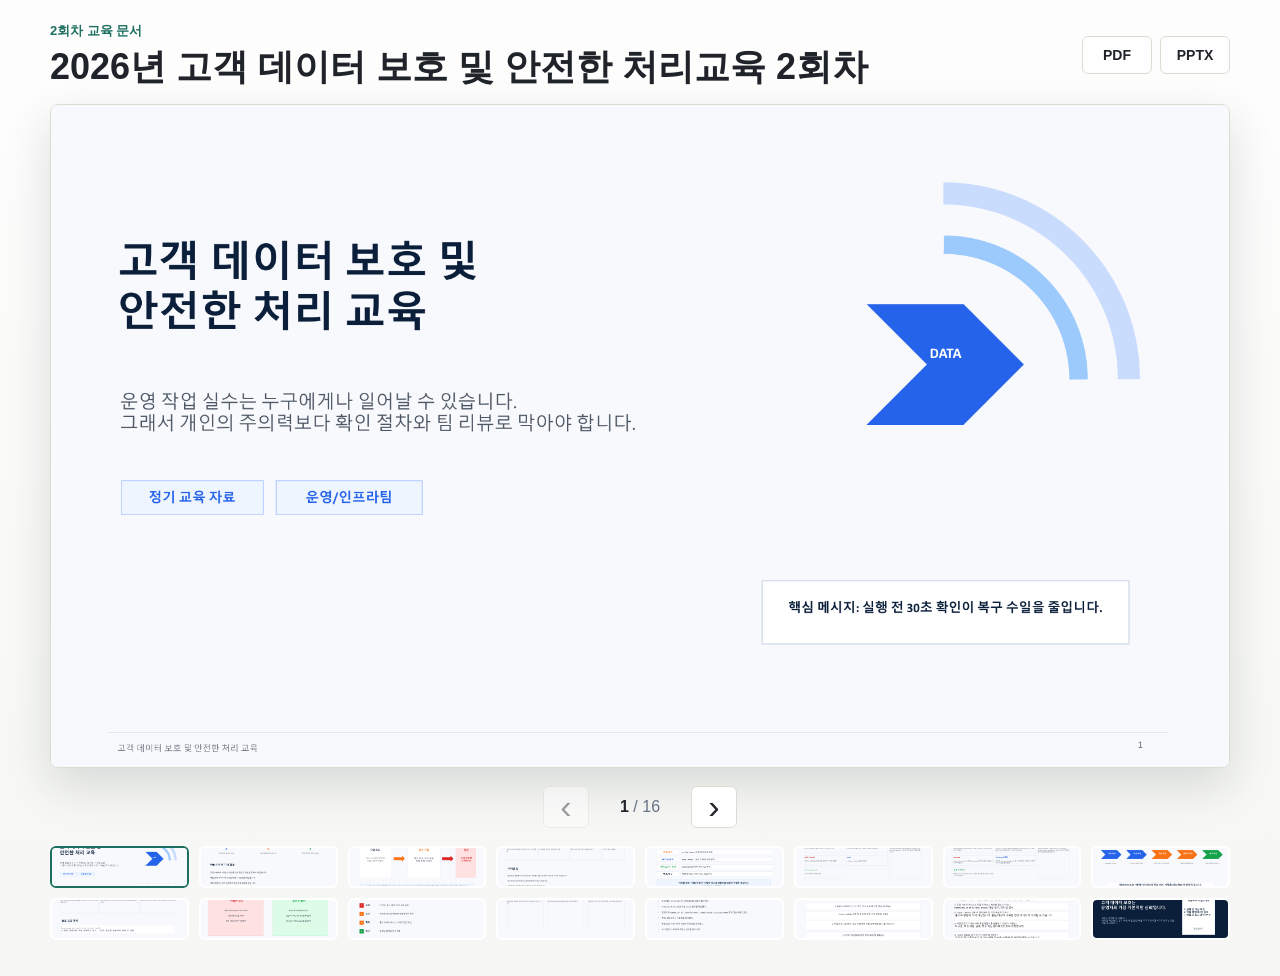
<file: 2026-customer-data-protection-session-2/index.html>
<!doctype html>
<html lang="ko">
<head>
  <meta charset="utf-8">
  <meta name="viewport" content="width=device-width, initial-scale=1">
  <title>2026년 고객 데이터 보호 및 안전한 처리교육 2회차 교육 문서</title>
  <link rel="stylesheet" href="styles.css">
</head>
<body>
  <header class="topbar">
    <div>
      <p class="eyebrow">2회차 교육 문서</p>
      <h1>2026년 고객 데이터 보호 및 안전한 처리교육 2회차</h1>
    </div>
    <nav class="actions" aria-label="자료 다운로드">
      <a href="./source.pdf" download>PDF</a>
      <a href="./source.pptx" download>PPTX</a>
    </nav>
  </header>

  <main class="viewer">
    <section class="slide-frame" aria-live="polite">
      <img id="slideImage" src="./slides/slide-01.png" alt="슬라이드 1">
    </section>

    <section class="controls" aria-label="슬라이드 제어">
      <button id="prevButton" type="button" aria-label="이전 슬라이드">
        <span aria-hidden="true">&lsaquo;</span>
      </button>
      <div class="status">
        <strong id="slideNumber">1</strong>
        <span>/</span>
        <span id="slideTotal">16</span>
      </div>
      <button id="nextButton" type="button" aria-label="다음 슬라이드">
        <span aria-hidden="true">&rsaquo;</span>
      </button>
    </section>

    <section class="thumbs" id="thumbs" aria-label="슬라이드 목록"></section>
  </main>

  <script src="script.js"></script>
</body>
</html>
</file>
<file: 2025-customer-data-protection-session-1/styles.css>
:root {
  color-scheme: light;
  --bg: #f6f7f4;
  --ink: #20242a;
  --muted: #667085;
  --line: #d8ded2;
  --accent: #1d6f5f;
  --paper: #ffffff;
}
* { box-sizing: border-box; }
body { margin: 0; color: var(--ink); background: var(--bg); font-family: Arial, "Malgun Gothic", sans-serif; }
.topbar { display: flex; justify-content: space-between; gap: 18px; width: min(980px, calc(100% - 32px)); margin: 0 auto; padding: 28px 0 18px; }
.eyebrow { margin: 0 0 8px; color: var(--accent); font-size: 14px; font-weight: 700; }
h1 { margin: 0; font-size: clamp(25px, 4vw, 40px); line-height: 1.18; letter-spacing: 0; }
.summary { max-width: 760px; margin: 12px 0 0; color: var(--muted); font-size: 16px; line-height: 1.6; }
.back { align-self: flex-start; min-width: 82px; padding: 10px 12px; border: 1px solid var(--line); border-radius: 6px; color: var(--ink); background: var(--paper); font-weight: 700; text-align: center; text-decoration: none; }
main { width: min(980px, calc(100% - 32px)); margin: 0 auto 42px; }
.toc { position: sticky; top: 0; z-index: 1; display: flex; gap: 6px; overflow-x: auto; padding: 10px 0; background: var(--bg); }
.toc a { flex: 0 0 auto; width: 34px; height: 32px; display: inline-flex; align-items: center; justify-content: center; border: 1px solid var(--line); border-radius: 6px; color: var(--ink); background: var(--paper); font-size: 13px; text-decoration: none; }
.page { margin: 14px 0; padding: 24px; border: 1px solid var(--line); border-radius: 8px; background: var(--paper); }
.page-label { margin: 0 0 12px; color: var(--accent); font-size: 13px; font-weight: 700; }
h2 { margin: 22px 0 8px; font-size: 21px; line-height: 1.35; letter-spacing: 0; }
p { margin: 8px 0; font-size: 16px; line-height: 1.72; }
.section-line { font-weight: 700; }
@media (max-width: 700px) {
  .topbar { flex-direction: column; }
  .back { align-self: stretch; }
  .page { padding: 18px; }
}
</file>
<file: 2025-customer-data-protection-session-2/styles.css>
:root {
  color-scheme: light;
  --bg: #f6f7f4;
  --ink: #20242a;
  --muted: #667085;
  --line: #d8ded2;
  --accent: #1d6f5f;
  --accent-dark: #155449;
  --paper: #ffffff;
  --shadow: 0 18px 45px rgba(22, 35, 35, 0.14);
}

* {
  box-sizing: border-box;
}

body {
  margin: 0;
  min-height: 100vh;
  color: var(--ink);
  background:
    linear-gradient(180deg, rgba(255, 255, 255, 0.82), rgba(246, 247, 244, 0.96)),
    var(--bg);
  font-family: Arial, "Malgun Gothic", sans-serif;
}

.topbar {
  display: flex;
  align-items: center;
  justify-content: space-between;
  gap: 20px;
  width: min(1180px, calc(100% - 32px));
  margin: 0 auto;
  padding: 22px 0 16px;
}

.eyebrow {
  margin: 0 0 6px;
  color: var(--accent);
  font-size: 13px;
  font-weight: 700;
}

h1 {
  margin: 0;
  font-size: clamp(22px, 3vw, 36px);
  line-height: 1.18;
  letter-spacing: 0;
}

.actions {
  display: flex;
  gap: 8px;
  flex: 0 0 auto;
}

.actions a {
  display: inline-flex;
  align-items: center;
  justify-content: center;
  min-width: 70px;
  min-height: 38px;
  padding: 0 14px;
  border: 1px solid var(--line);
  border-radius: 6px;
  color: var(--ink);
  background: rgba(255, 255, 255, 0.72);
  font-size: 14px;
  font-weight: 700;
  text-decoration: none;
}

.actions a:hover,
.actions a:focus-visible {
  border-color: var(--accent);
  color: var(--accent-dark);
}

.viewer {
  width: min(1180px, calc(100% - 32px));
  margin: 0 auto 36px;
}

.slide-frame {
  display: grid;
  place-items: center;
  width: 100%;
  aspect-ratio: 16 / 9;
  overflow: hidden;
  border: 1px solid var(--line);
  border-radius: 8px;
  background: var(--paper);
  box-shadow: var(--shadow);
}

.slide-frame img {
  display: block;
  width: 100%;
  height: 100%;
  object-fit: contain;
  background: var(--paper);
}

.controls {
  display: grid;
  grid-template-columns: 46px auto 46px;
  align-items: center;
  justify-content: center;
  gap: 12px;
  margin: 18px 0;
}

button {
  width: 46px;
  height: 42px;
  border: 1px solid var(--line);
  border-radius: 6px;
  color: var(--ink);
  background: var(--paper);
  cursor: pointer;
}

button span {
  display: block;
  transform: translateY(-1px);
  font-size: 34px;
  line-height: 1;
}

button:hover,
button:focus-visible {
  border-color: var(--accent);
  color: var(--accent);
}

button:disabled {
  opacity: 0.42;
  cursor: default;
}

.status {
  min-width: 78px;
  color: var(--muted);
  font-size: 16px;
  text-align: center;
}

.status strong {
  color: var(--ink);
}

.thumbs {
  display: grid;
  grid-template-columns: repeat(auto-fill, minmax(128px, 1fr));
  gap: 10px;
}

.thumb {
  display: block;
  width: 100%;
  aspect-ratio: 16 / 9;
  overflow: hidden;
  padding: 0;
  border: 2px solid transparent;
  border-radius: 6px;
  background: var(--paper);
}

.thumb[aria-current="true"] {
  border-color: var(--accent);
}

.thumb img {
  display: block;
  width: 100%;
  height: 100%;
  object-fit: cover;
}

@media (max-width: 700px) {
  .topbar {
    align-items: flex-start;
    flex-direction: column;
    gap: 14px;
  }

  .actions {
    width: 100%;
  }

  .actions a {
    flex: 1;
  }

  .viewer {
    width: min(100% - 18px, 1180px);
    margin-bottom: 18px;
  }

  .thumbs {
    grid-template-columns: repeat(auto-fill, minmax(92px, 1fr));
  }
}
</file>
<file: 2026-customer-data-protection-session-1/styles.css>
:root {
  color-scheme: light;
  --bg: #f6f7f4;
  --ink: #20242a;
  --muted: #667085;
  --line: #d8ded2;
  --accent: #1d6f5f;
  --paper: #ffffff;
}
* { box-sizing: border-box; }
body { margin: 0; color: var(--ink); background: var(--bg); font-family: Arial, "Malgun Gothic", sans-serif; }
.topbar { display: flex; justify-content: space-between; gap: 18px; width: min(980px, calc(100% - 32px)); margin: 0 auto; padding: 28px 0 18px; }
.eyebrow { margin: 0 0 8px; color: var(--accent); font-size: 14px; font-weight: 700; }
h1 { margin: 0; font-size: clamp(25px, 4vw, 40px); line-height: 1.18; letter-spacing: 0; }
.summary { max-width: 760px; margin: 12px 0 0; color: var(--muted); font-size: 16px; line-height: 1.6; }
.back { align-self: flex-start; min-width: 82px; padding: 10px 12px; border: 1px solid var(--line); border-radius: 6px; color: var(--ink); background: var(--paper); font-weight: 700; text-align: center; text-decoration: none; }
main { width: min(980px, calc(100% - 32px)); margin: 0 auto 42px; }
.toc { position: sticky; top: 0; z-index: 1; display: flex; gap: 6px; overflow-x: auto; padding: 10px 0; background: var(--bg); }
.toc a { flex: 0 0 auto; width: 34px; height: 32px; display: inline-flex; align-items: center; justify-content: center; border: 1px solid var(--line); border-radius: 6px; color: var(--ink); background: var(--paper); font-size: 13px; text-decoration: none; }
.page { margin: 14px 0; padding: 24px; border: 1px solid var(--line); border-radius: 8px; background: var(--paper); }
.page-label { margin: 0 0 12px; color: var(--accent); font-size: 13px; font-weight: 700; }
h2 { margin: 22px 0 8px; font-size: 21px; line-height: 1.35; letter-spacing: 0; }
p { margin: 8px 0; font-size: 16px; line-height: 1.72; }
.section-line { font-weight: 700; }
@media (max-width: 700px) {
  .topbar { flex-direction: column; }
  .back { align-self: stretch; }
  .page { padding: 18px; }
}
</file>
<file: 2026-customer-data-protection-session-2/styles.css>
:root {
  color-scheme: light;
  --bg: #f6f7f4;
  --ink: #20242a;
  --muted: #667085;
  --line: #d8ded2;
  --accent: #1d6f5f;
  --accent-dark: #155449;
  --paper: #ffffff;
  --shadow: 0 18px 45px rgba(22, 35, 35, 0.14);
}

* {
  box-sizing: border-box;
}

body {
  margin: 0;
  min-height: 100vh;
  color: var(--ink);
  background:
    linear-gradient(180deg, rgba(255, 255, 255, 0.82), rgba(246, 247, 244, 0.96)),
    var(--bg);
  font-family: Arial, "Malgun Gothic", sans-serif;
}

.topbar {
  display: flex;
  align-items: center;
  justify-content: space-between;
  gap: 20px;
  width: min(1180px, calc(100% - 32px));
  margin: 0 auto;
  padding: 22px 0 16px;
}

.eyebrow {
  margin: 0 0 6px;
  color: var(--accent);
  font-size: 13px;
  font-weight: 700;
}

h1 {
  margin: 0;
  font-size: clamp(22px, 3vw, 36px);
  line-height: 1.18;
  letter-spacing: 0;
}

.actions {
  display: flex;
  gap: 8px;
  flex: 0 0 auto;
}

.actions a {
  display: inline-flex;
  align-items: center;
  justify-content: center;
  min-width: 70px;
  min-height: 38px;
  padding: 0 14px;
  border: 1px solid var(--line);
  border-radius: 6px;
  color: var(--ink);
  background: rgba(255, 255, 255, 0.72);
  font-size: 14px;
  font-weight: 700;
  text-decoration: none;
}

.actions a:hover,
.actions a:focus-visible {
  border-color: var(--accent);
  color: var(--accent-dark);
}

.viewer {
  width: min(1180px, calc(100% - 32px));
  margin: 0 auto 36px;
}

.slide-frame {
  display: grid;
  place-items: center;
  width: 100%;
  aspect-ratio: 16 / 9;
  overflow: hidden;
  border: 1px solid var(--line);
  border-radius: 8px;
  background: var(--paper);
  box-shadow: var(--shadow);
}

.slide-frame img {
  display: block;
  width: 100%;
  height: 100%;
  object-fit: contain;
  background: var(--paper);
}

.controls {
  display: grid;
  grid-template-columns: 46px auto 46px;
  align-items: center;
  justify-content: center;
  gap: 12px;
  margin: 18px 0;
}

button {
  width: 46px;
  height: 42px;
  border: 1px solid var(--line);
  border-radius: 6px;
  color: var(--ink);
  background: var(--paper);
  cursor: pointer;
}

button span {
  display: block;
  transform: translateY(-1px);
  font-size: 34px;
  line-height: 1;
}

button:hover,
button:focus-visible {
  border-color: var(--accent);
  color: var(--accent);
}

button:disabled {
  opacity: 0.42;
  cursor: default;
}

.status {
  min-width: 78px;
  color: var(--muted);
  font-size: 16px;
  text-align: center;
}

.status strong {
  color: var(--ink);
}

.thumbs {
  display: grid;
  grid-template-columns: repeat(auto-fill, minmax(128px, 1fr));
  gap: 10px;
}

.thumb {
  display: block;
  width: 100%;
  aspect-ratio: 16 / 9;
  overflow: hidden;
  padding: 0;
  border: 2px solid transparent;
  border-radius: 6px;
  background: var(--paper);
}

.thumb[aria-current="true"] {
  border-color: var(--accent);
}

.thumb img {
  display: block;
  width: 100%;
  height: 100%;
  object-fit: cover;
}

@media (max-width: 700px) {
  .topbar {
    align-items: flex-start;
    flex-direction: column;
    gap: 14px;
  }

  .actions {
    width: 100%;
  }

  .actions a {
    flex: 1;
  }

  .viewer {
    width: min(100% - 18px, 1180px);
    margin-bottom: 18px;
  }

  .thumbs {
    grid-template-columns: repeat(auto-fill, minmax(92px, 1fr));
  }
}
</file>
